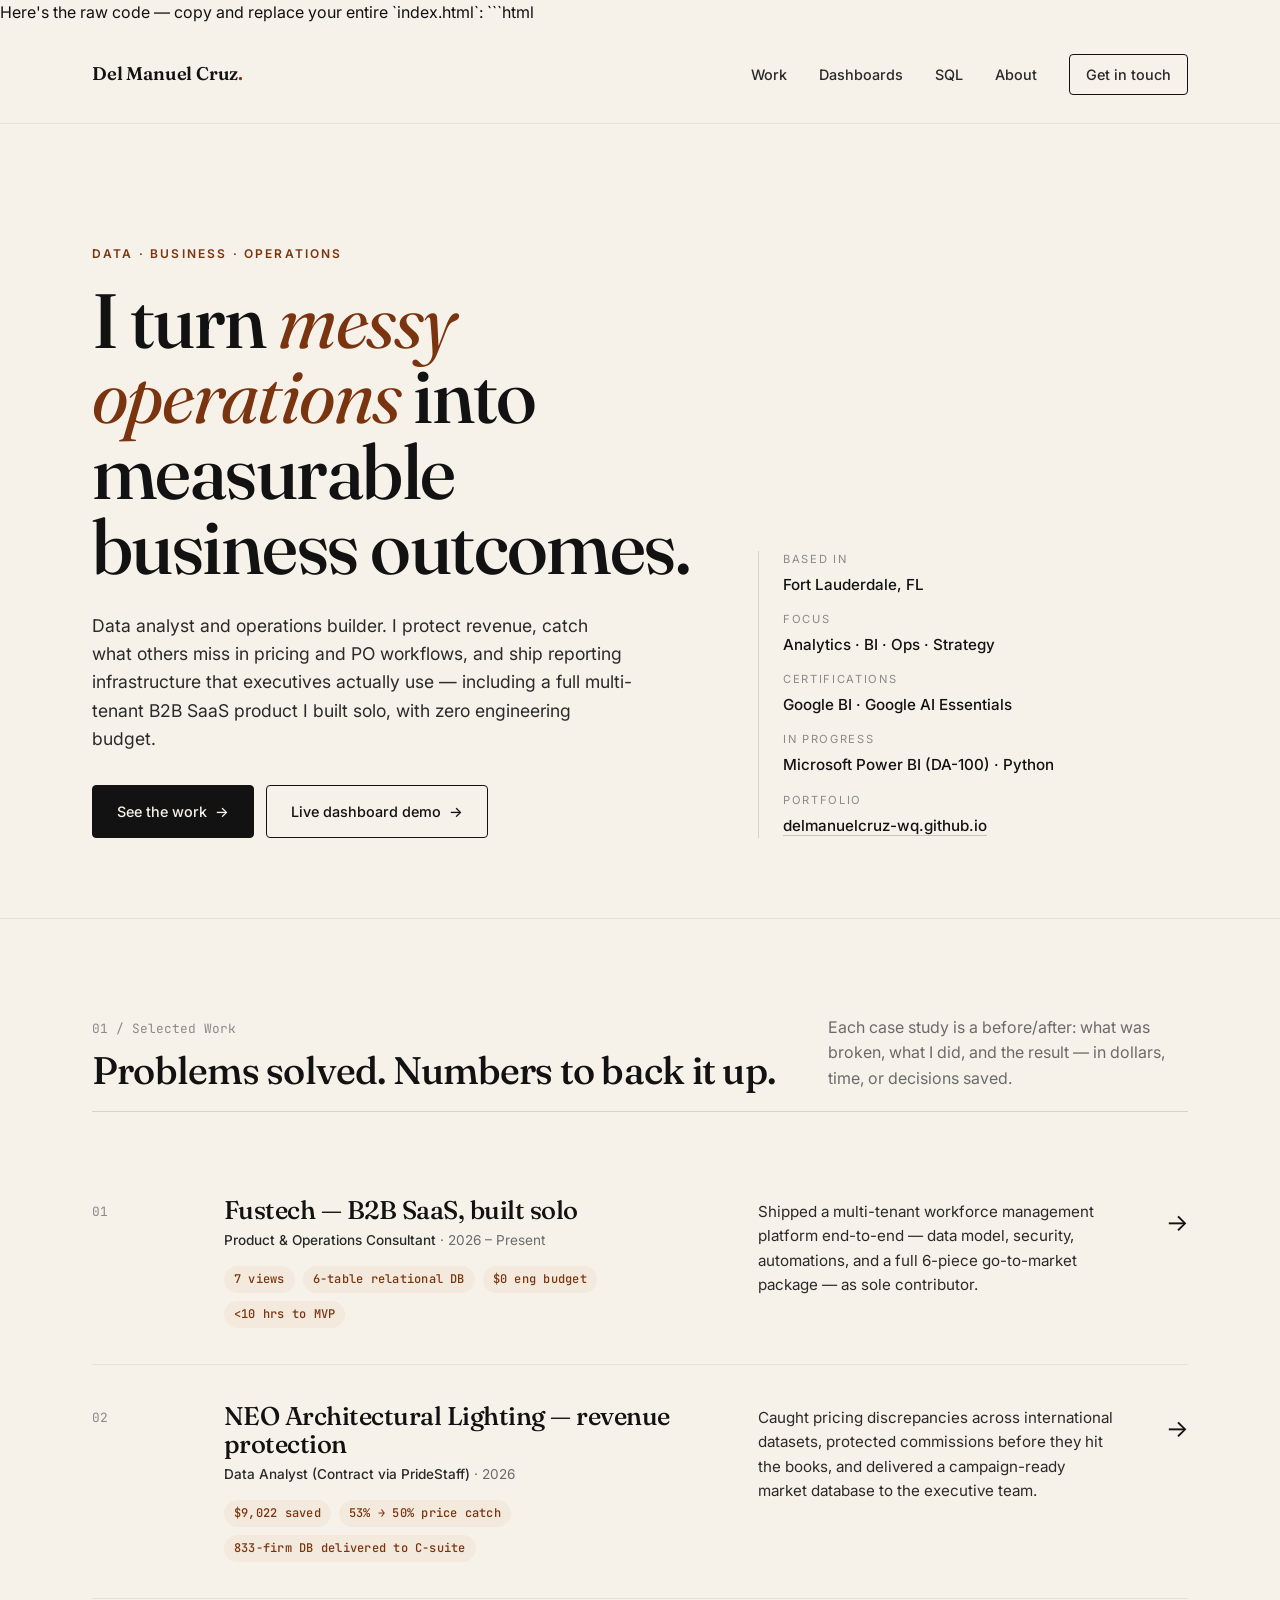
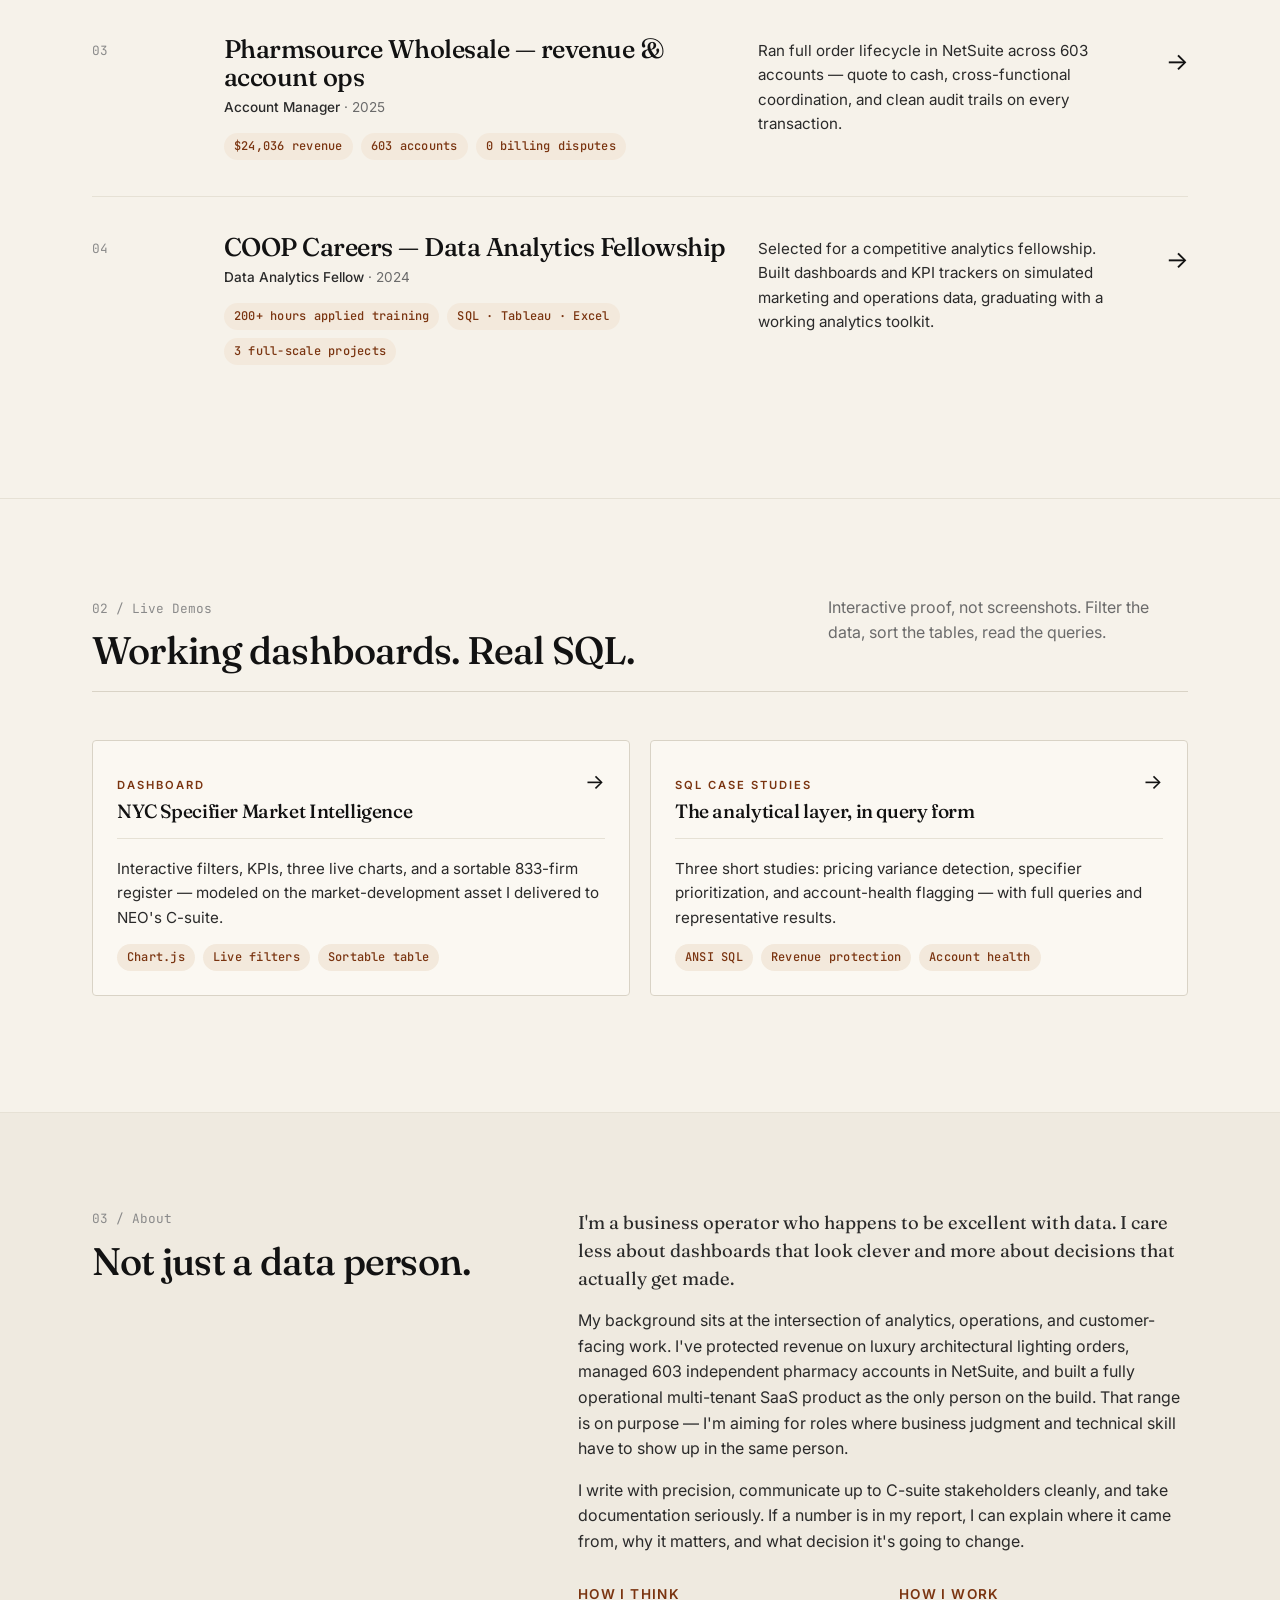
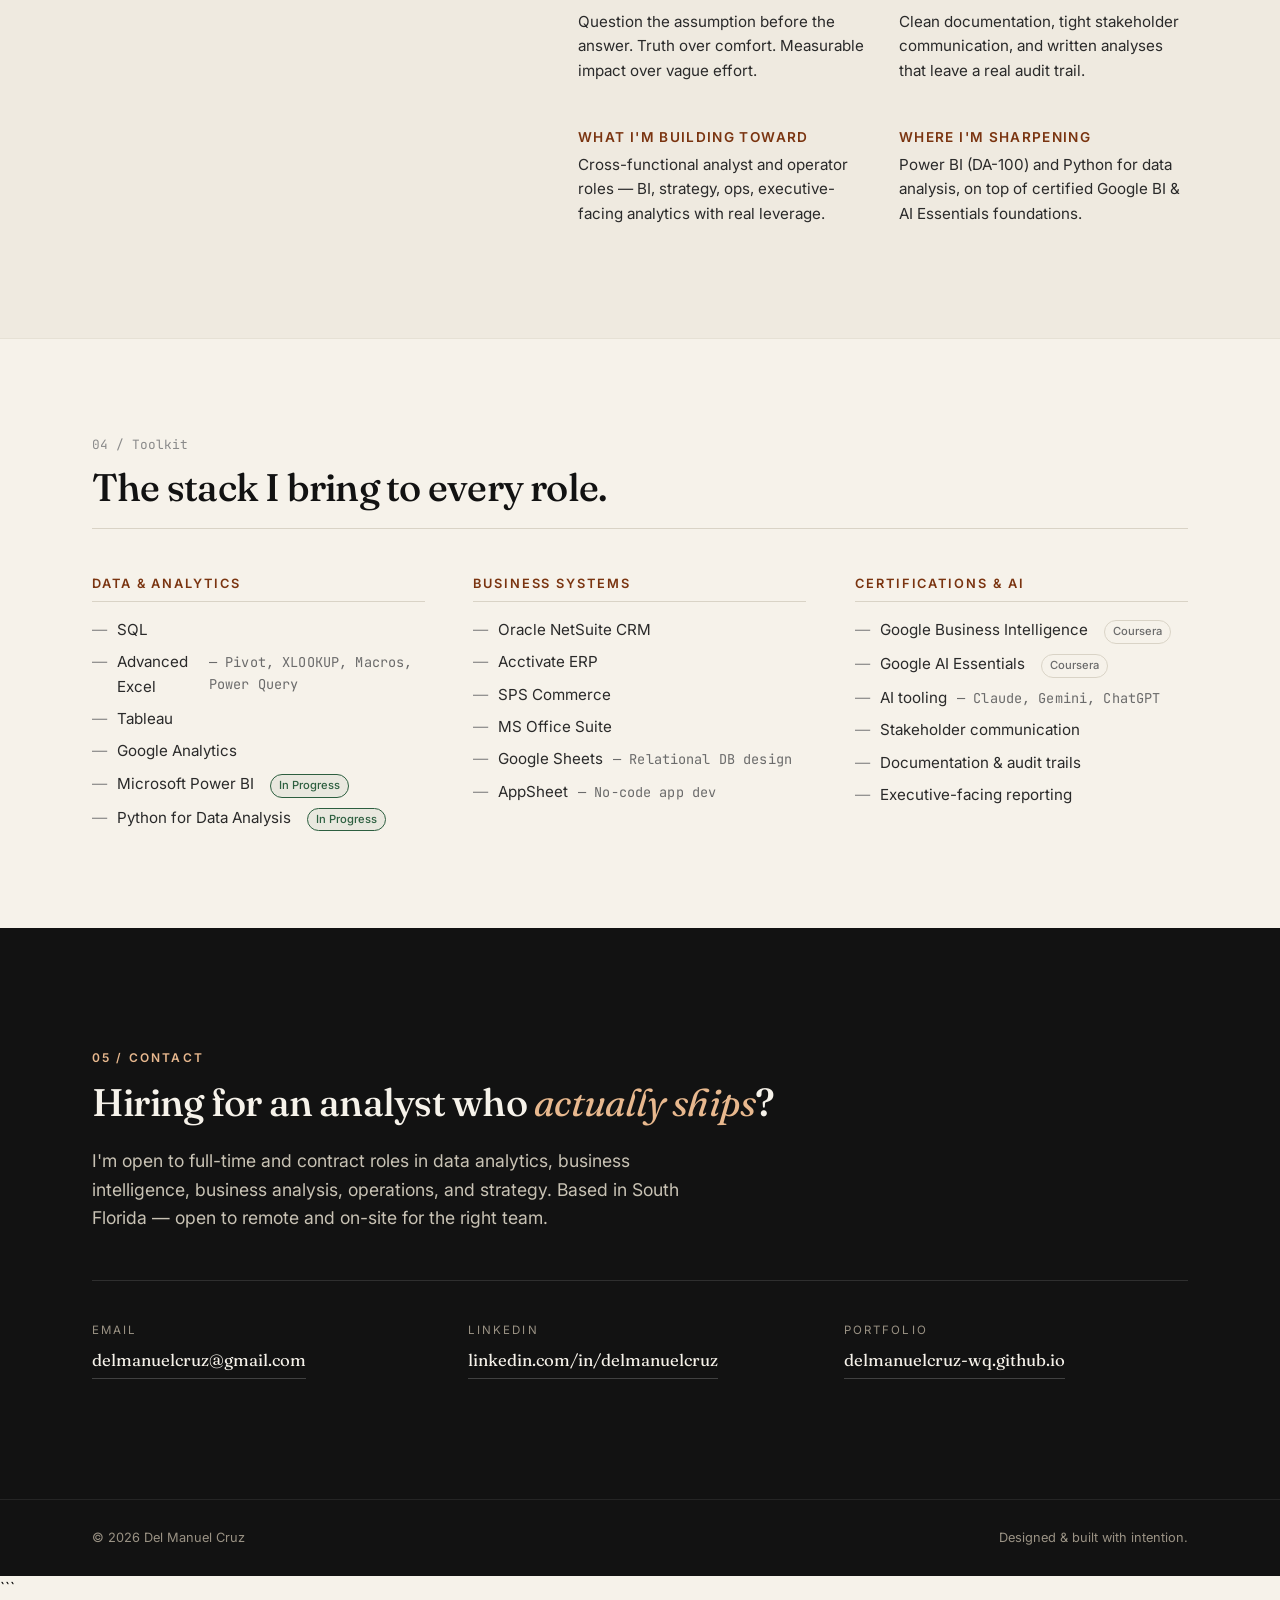
<file: index.html>
Here's the raw code — copy and replace your entire `index.html`:

```html
<!DOCTYPE html>
<html lang="en">
<head>
  <meta charset="UTF-8" />
  <meta name="viewport" content="width=device-width, initial-scale=1.0" />
  <title>Del Manuel Cruz — Data, Business & Operations Analyst</title>
  <meta name="description" content="Del Manuel Cruz — Data, Business & Operations Analyst based in South Florida. I turn messy data, pricing, and operations problems into clean, measurable business outcomes." />
  <link rel="stylesheet" href="styles.css" />
</head>
<body>

  <!-- NAV -->
  <nav class="nav">
    <div class="container nav-inner">
      <a href="index.html" class="brand">Del Manuel Cruz<span class="dot">.</span></a>
      <div class="nav-links">
        <a href="#work">Work</a>
        <a href="dashboards.html">Dashboards</a>
        <a href="sql-projects.html">SQL</a>
        <a href="#about">About</a>
        <a href="#contact" class="nav-cta">Get in touch</a>
      </div>
    </div>
  </nav>

  <!-- HERO -->
  <header class="hero">
    <div class="container">
      <div class="hero-grid">
        <div class="fade">
          <span class="eyebrow">Data · Business · Operations</span>
          <h1 style="margin-top:20px;">
            I turn <em>messy operations</em> into measurable business outcomes.
          </h1>
          <p class="hero-sub">
            Data analyst and operations builder. I protect revenue, catch what others miss in pricing and PO workflows, and ship reporting infrastructure that executives actually use — including a full multi-tenant B2B SaaS product I built solo, with zero engineering budget.
          </p>
          <div class="btn-row">
            <a href="#work" class="btn btn-primary">See the work <span class="arrow">→</span></a>
            <a href="dashboards.html" class="btn btn-ghost">Live dashboard demo <span class="arrow">→</span></a>
          </div>
        </div>
        <aside class="hero-meta fade delay-1">
          <div class="hero-meta-item">
            <span class="hero-meta-label">Based in</span>
            <span class="hero-meta-value">Fort Lauderdale, FL</span>
          </div>
          <div class="hero-meta-item">
            <span class="hero-meta-label">Focus</span>
            <span class="hero-meta-value">Analytics · BI · Ops · Strategy</span>
          </div>
          <div class="hero-meta-item">
            <span class="hero-meta-label">Certifications</span>
            <span class="hero-meta-value">Google BI · Google AI Essentials</span>
          </div>
          <div class="hero-meta-item">
            <span class="hero-meta-label">In progress</span>
            <span class="hero-meta-value">Microsoft Power BI (DA-100) · Python</span>
          </div>
          <div class="hero-meta-item">
            <span class="hero-meta-label">Portfolio</span>
            <span class="hero-meta-value"><a href="https://delmanuelcruz-wq.github.io/delmanuelcruz.github.io/" target="_blank" rel="noopener" style="color:inherit; border-bottom:1px solid rgba(18,18,18,0.2);">delmanuelcruz-wq.github.io</a></span>
          </div>
        </aside>
      </div>
    </div>
  </header>

  <!-- WORK -->
  <section id="work">
    <div class="container">
      <div class="section-head">
        <div>
          <span class="section-head-num">01 / Selected Work</span>
          <h2 style="margin-top:10px;">Problems solved. Numbers to back it up.</h2>
        </div>
        <p style="max-width:360px; color:var(--muted);">Each case study is a before/after: what was broken, what I did, and the result — in dollars, time, or decisions saved.</p>
      </div>

      <div class="work-list">

        <a href="fustech.html" class="work-card">
          <div class="work-num">01</div>
          <div class="work-title">
            <h3>Fustech — B2B SaaS, built solo</h3>
            <span class="work-role"><strong>Product &amp; Operations Consultant</strong> · 2026 – Present</span>
            <div class="chip-row">
              <span class="chip">7 views</span>
              <span class="chip">6-table relational DB</span>
              <span class="chip">$0 eng budget</span>
              <span class="chip">&lt;10 hrs to MVP</span>
            </div>
          </div>
          <div class="work-desc">
            Shipped a multi-tenant workforce management platform end-to-end — data model, security, automations, and a full 6-piece go-to-market package — as sole contributor.
          </div>
          <div class="work-arrow">→</div>
        </a>

        <a href="neo-lighting.html" class="work-card">
          <div class="work-num">02</div>
          <div class="work-title">
            <h3>NEO Architectural Lighting — revenue protection</h3>
            <span class="work-role"><strong>Data Analyst (Contract via PrideStaff)</strong> · 2026</span>
            <div class="chip-row">
              <span class="chip">$9,022 saved</span>
              <span class="chip">53% → 50% price catch</span>
              <span class="chip">833-firm DB delivered to C-suite</span>
            </div>
          </div>
          <div class="work-desc">
            Caught pricing discrepancies across international datasets, protected commissions before they hit the books, and delivered a campaign-ready market database to the executive team.
          </div>
          <div class="work-arrow">→</div>
        </a>

        <a href="pharmsource.html" class="work-card">
          <div class="work-num">03</div>
          <div class="work-title">
            <h3>Pharmsource Wholesale — revenue &amp; account ops</h3>
            <span class="work-role"><strong>Account Manager</strong> · 2025</span>
            <div class="chip-row">
              <span class="chip">$24,036 revenue</span>
              <span class="chip">603 accounts</span>
              <span class="chip">0 billing disputes</span>
            </div>
          </div>
          <div class="work-desc">
            Ran full order lifecycle in NetSuite across 603 accounts — quote to cash, cross-functional coordination, and clean audit trails on every transaction.
          </div>
          <div class="work-arrow">→</div>
        </a>

        <a href="coop.html" class="work-card">
          <div class="work-num">04</div>
          <div class="work-title">
            <h3>COOP Careers — Data Analytics Fellowship</h3>
            <span class="work-role"><strong>Data Analytics Fellow</strong> · 2024</span>
            <div class="chip-row">
              <span class="chip">200+ hours applied training</span>
              <span class="chip">SQL · Tableau · Excel</span>
              <span class="chip">3 full-scale projects</span>
            </div>
          </div>
          <div class="work-desc">
            Selected for a competitive analytics fellowship. Built dashboards and KPI trackers on simulated marketing and operations data, graduating with a working analytics toolkit.
          </div>
          <div class="work-arrow">→</div>
        </a>

      </div>
    </div>
  </section>

  <!-- LIVE DEMOS -->
  <section id="demos" style="border-top: 1px solid var(--line-soft);">
    <div class="container">
      <div class="section-head">
        <div>
          <span class="section-head-num">02 / Live Demos</span>
          <h2 style="margin-top:10px;">Working dashboards. Real SQL.</h2>
        </div>
        <p style="max-width:360px; color:var(--muted);">Interactive proof, not screenshots. Filter the data, sort the tables, read the queries.</p>
      </div>

      <div class="chart-grid" style="grid-template-columns: 1fr 1fr; gap:20px;">
        <a href="dashboards.html" class="chart-card" style="display:block; text-decoration:none; color:inherit; transition: transform 0.25s ease, border-color 0.25s ease;">
          <div class="chart-card-head">
            <div>
              <span class="eyebrow" style="font-size:0.7rem;">Dashboard</span>
              <h3 style="margin-top:6px;">NYC Specifier Market Intelligence</h3>
            </div>
            <span class="arrow" style="font-size:1.3rem;">→</span>
          </div>
          <p style="font-size:0.95rem; color:var(--ink-2); margin-bottom:14px;">
            Interactive filters, KPIs, three live charts, and a sortable 833-firm register — modeled on the market-development asset I delivered to NEO's C-suite.
          </p>
          <div class="chip-row">
            <span class="chip">Chart.js</span>
            <span class="chip">Live filters</span>
            <span class="chip">Sortable table</span>
          </div>
        </a>

        <a href="sql-projects.html" class="chart-card" style="display:block; text-decoration:none; color:inherit; transition: transform 0.25s ease, border-color 0.25s ease;">
          <div class="chart-card-head">
            <div>
              <span class="eyebrow" style="font-size:0.7rem;">SQL Case Studies</span>
              <h3 style="margin-top:6px;">The analytical layer, in query form</h3>
            </div>
            <span class="arrow" style="font-size:1.3rem;">→</span>
          </div>
          <p style="font-size:0.95rem; color:var(--ink-2); margin-bottom:14px;">
            Three short studies: pricing variance detection, specifier prioritization, and account-health flagging — with full queries and representative results.
          </p>
          <div class="chip-row">
            <span class="chip">ANSI SQL</span>
            <span class="chip">Revenue protection</span>
            <span class="chip">Account health</span>
          </div>
        </a>
      </div>
    </div>
  </section>

  <!-- ABOUT -->
  <section id="about" class="about">
    <div class="container">
      <div class="about-grid">
        <div>
          <span class="section-head-num">03 / About</span>
          <h2 style="margin-top:10px;">Not just a data person.</h2>
        </div>
        <div>
          <p class="about-lead">
            I'm a business operator who happens to be excellent with data. I care less about dashboards that look clever and more about decisions that actually get made.
          </p>
          <p>
            My background sits at the intersection of analytics, operations, and customer-facing work. I've protected revenue on luxury architectural lighting orders, managed 603 independent pharmacy accounts in NetSuite, and built a fully operational multi-tenant SaaS product as the only person on the build. That range is on purpose — I'm aiming for roles where business judgment and technical skill have to show up in the same person.
          </p>
          <p>
            I write with precision, communicate up to C-suite stakeholders cleanly, and take documentation seriously. If a number is in my report, I can explain where it came from, why it matters, and what decision it's going to change.
          </p>

          <div class="pillars">
            <div class="pillar">
              <h4>How I think</h4>
              <p>Question the assumption before the answer. Truth over comfort. Measurable impact over vague effort.</p>
            </div>
            <div class="pillar">
              <h4>How I work</h4>
              <p>Clean documentation, tight stakeholder communication, and written analyses that leave a real audit trail.</p>
            </div>
            <div class="pillar">
              <h4>What I'm building toward</h4>
              <p>Cross-functional analyst and operator roles — BI, strategy, ops, executive-facing analytics with real leverage.</p>
            </div>
            <div class="pillar">
              <h4>Where I'm sharpening</h4>
              <p>Power BI (DA-100) and Python for data analysis, on top of certified Google BI &amp; AI Essentials foundations.</p>
            </div>
          </div>
        </div>
      </div>
    </div>
  </section>

  <!-- SKILLS -->
  <section id="skills">
    <div class="container">
      <div class="section-head">
        <div>
          <span class="section-head-num">04 / Toolkit</span>
          <h2 style="margin-top:10px;">The stack I bring to every role.</h2>
        </div>
      </div>

      <div class="skills-grid">
        <div class="skill-col">
          <h4>Data &amp; Analytics</h4>
          <ul class="skill-list">
            <li>SQL</li>
            <li>Advanced Excel <span class="mono" style="color:var(--muted);">— Pivot, XLOOKUP, Macros, Power Query</span></li>
            <li>Tableau</li>
            <li>Google Analytics</li>
            <li>Microsoft Power BI <span class="badge badge-active">In Progress</span></li>
            <li>Python for Data Analysis <span class="badge badge-active">In Progress</span></li>
          </ul>
        </div>

        <div class="skill-col">
          <h4>Business Systems</h4>
          <ul class="skill-list">
            <li>Oracle NetSuite CRM</li>
            <li>Acctivate ERP</li>
            <li>SPS Commerce</li>
            <li>MS Office Suite</li>
            <li>Google Sheets <span class="mono" style="color:var(--muted);">— Relational DB design</span></li>
            <li>AppSheet <span class="mono" style="color:var(--muted);">— No-code app dev</span></li>
          </ul>
        </div>

        <div class="skill-col">
          <h4>Certifications &amp; AI</h4>
          <ul class="skill-list">
            <li>Google Business Intelligence <span class="badge">Coursera</span></li>
            <li>Google AI Essentials <span class="badge">Coursera</span></li>
            <li>AI tooling <span class="mono" style="color:var(--muted);">— Claude, Gemini, ChatGPT</span></li>
            <li>Stakeholder communication</li>
            <li>Documentation &amp; audit trails</li>
            <li>Executive-facing reporting</li>
          </ul>
        </div>
      </div>
    </div>
  </section>

  <!-- CONTACT -->
  <section id="contact" class="contact">
    <div class="container">
      <span class="eyebrow" style="color:#E8B88E;">05 / Contact</span>
      <h2 style="margin-top:14px;">Hiring for an analyst who <em>actually ships</em>?</h2>
      <p class="contact-lead">
        I'm open to full-time and contract roles in data analytics, business intelligence, business analysis, operations, and strategy. Based in South Florida — open to remote and on-site for the right team.
      </p>
      <div class="contact-grid">
        <div class="contact-item">
          <div class="contact-item-label">Email</div>
          <a href="mailto:delmanuelcruz@gmail.com">delmanuelcruz@gmail.com</a>
        </div>
        <div class="contact-item">
          <div class="contact-item-label">LinkedIn</div>
          <a href="https://linkedin.com/in/delmanuelcruz" target="_blank" rel="noopener">linkedin.com/in/delmanuelcruz</a>
        </div>
        <div class="contact-item">
          <div class="contact-item-label">Portfolio</div>
          <a href="https://delmanuelcruz-wq.github.io/delmanuelcruz.github.io/" target="_blank" rel="noopener">delmanuelcruz-wq.github.io</a>
        </div>
      </div>
    </div>
  </section>

  <footer>
    <div class="container">
      <span>© 2026 Del Manuel Cruz</span>
      <span>Designed &amp; built with intention.</span>
    </div>
  </footer>

  <script src="interactions.js"></script>
</body>
</html>
```
</file>
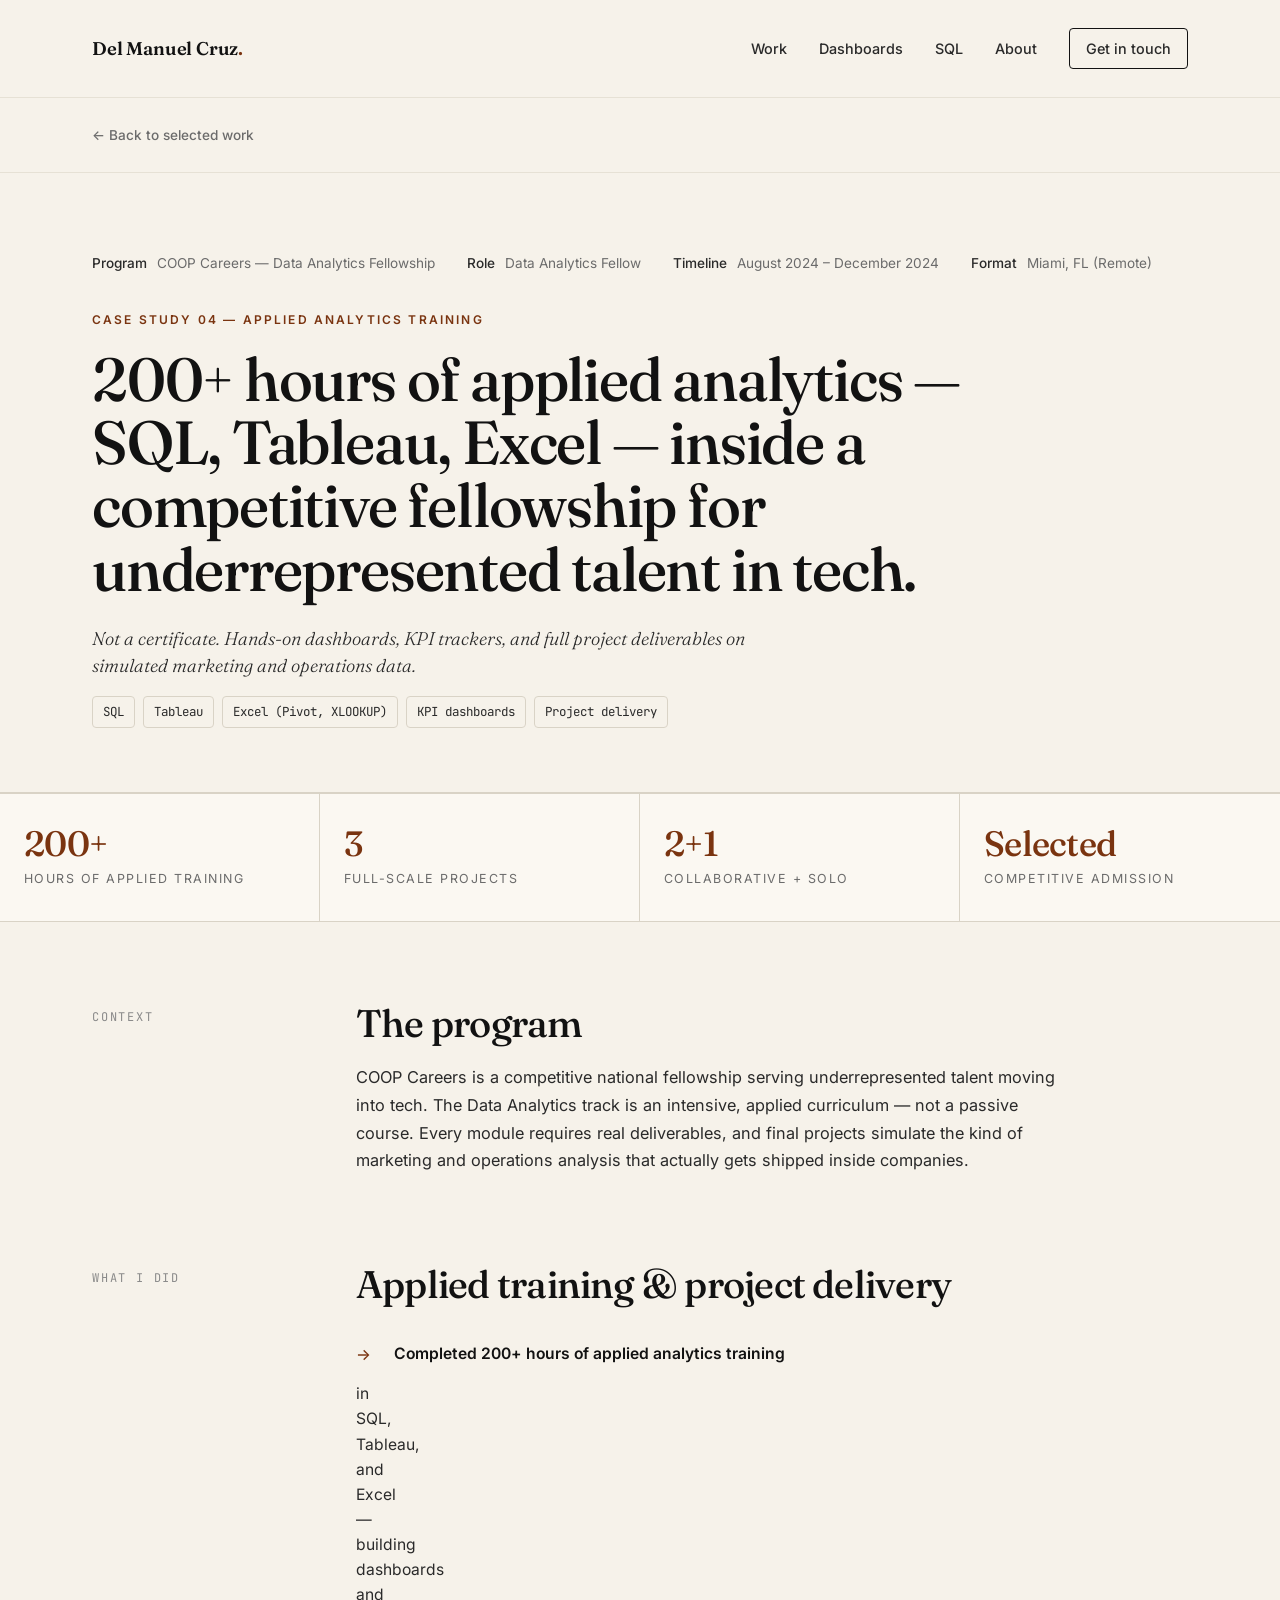
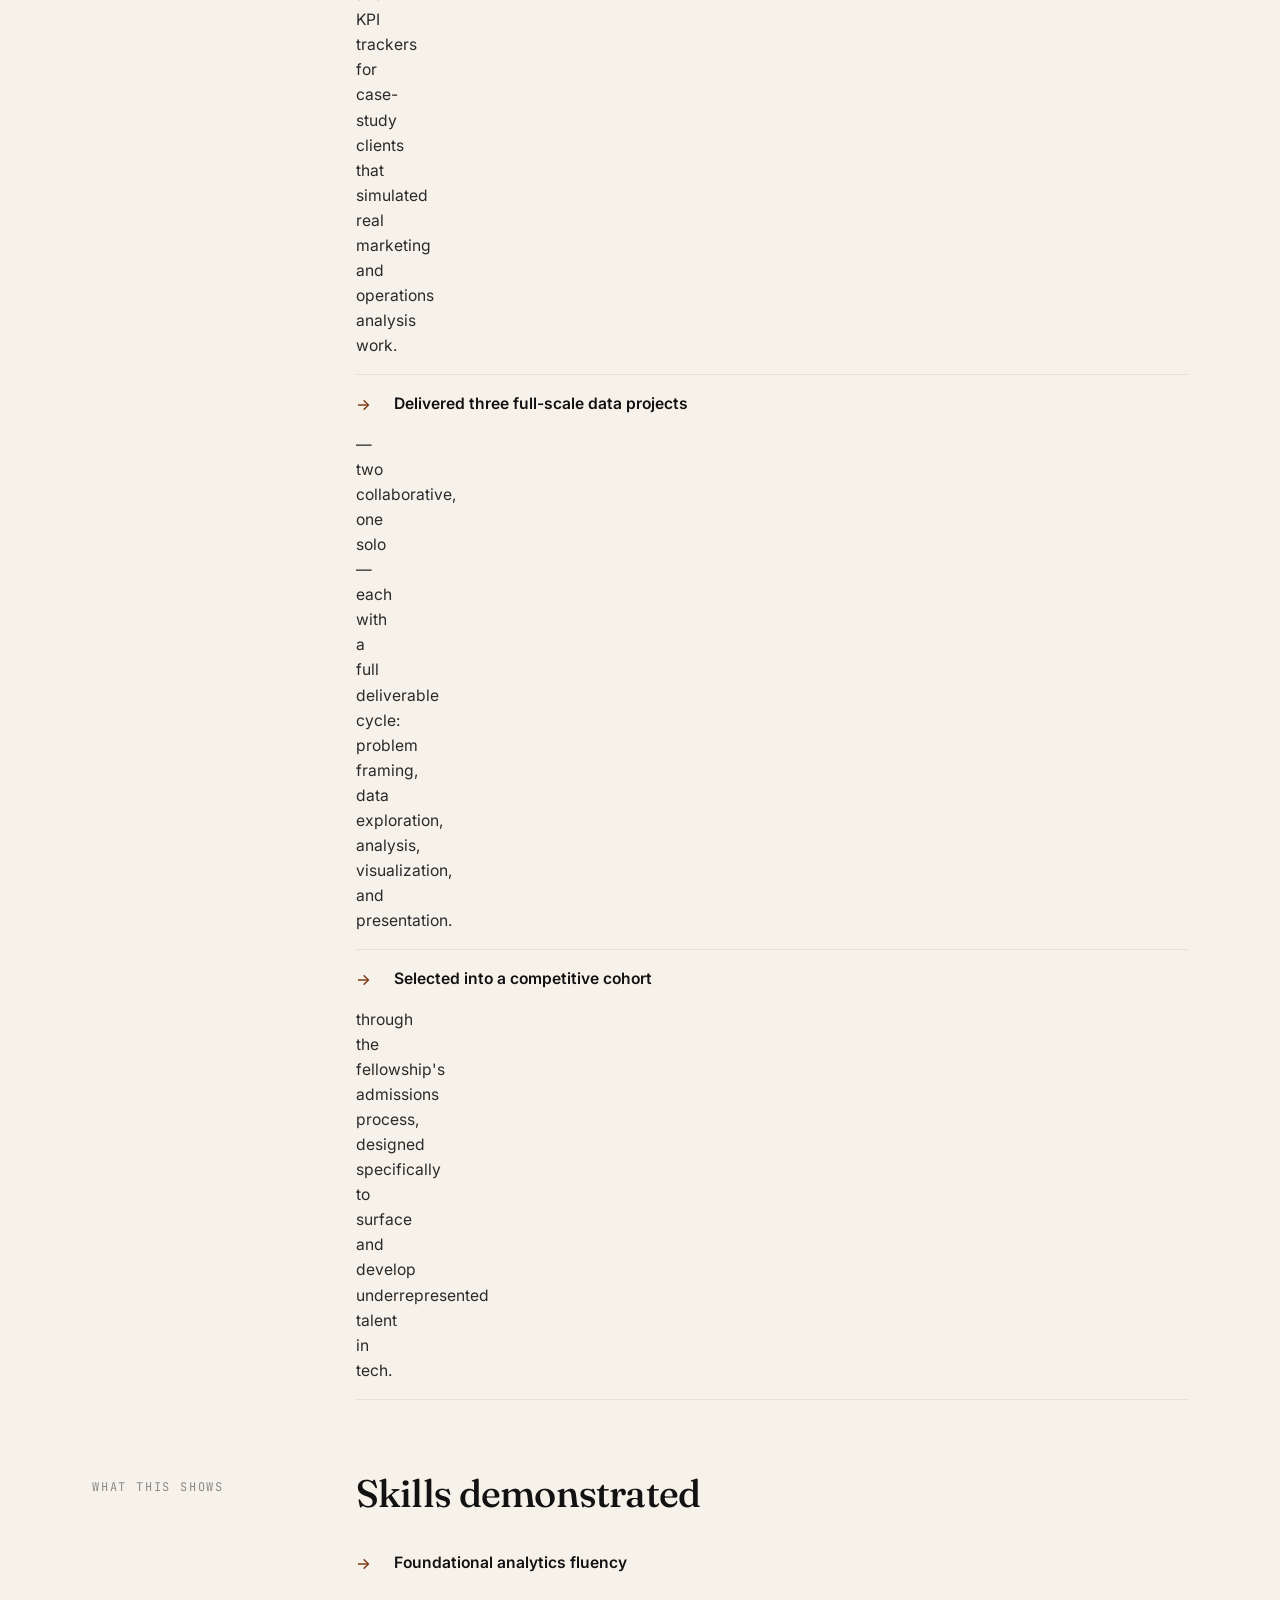
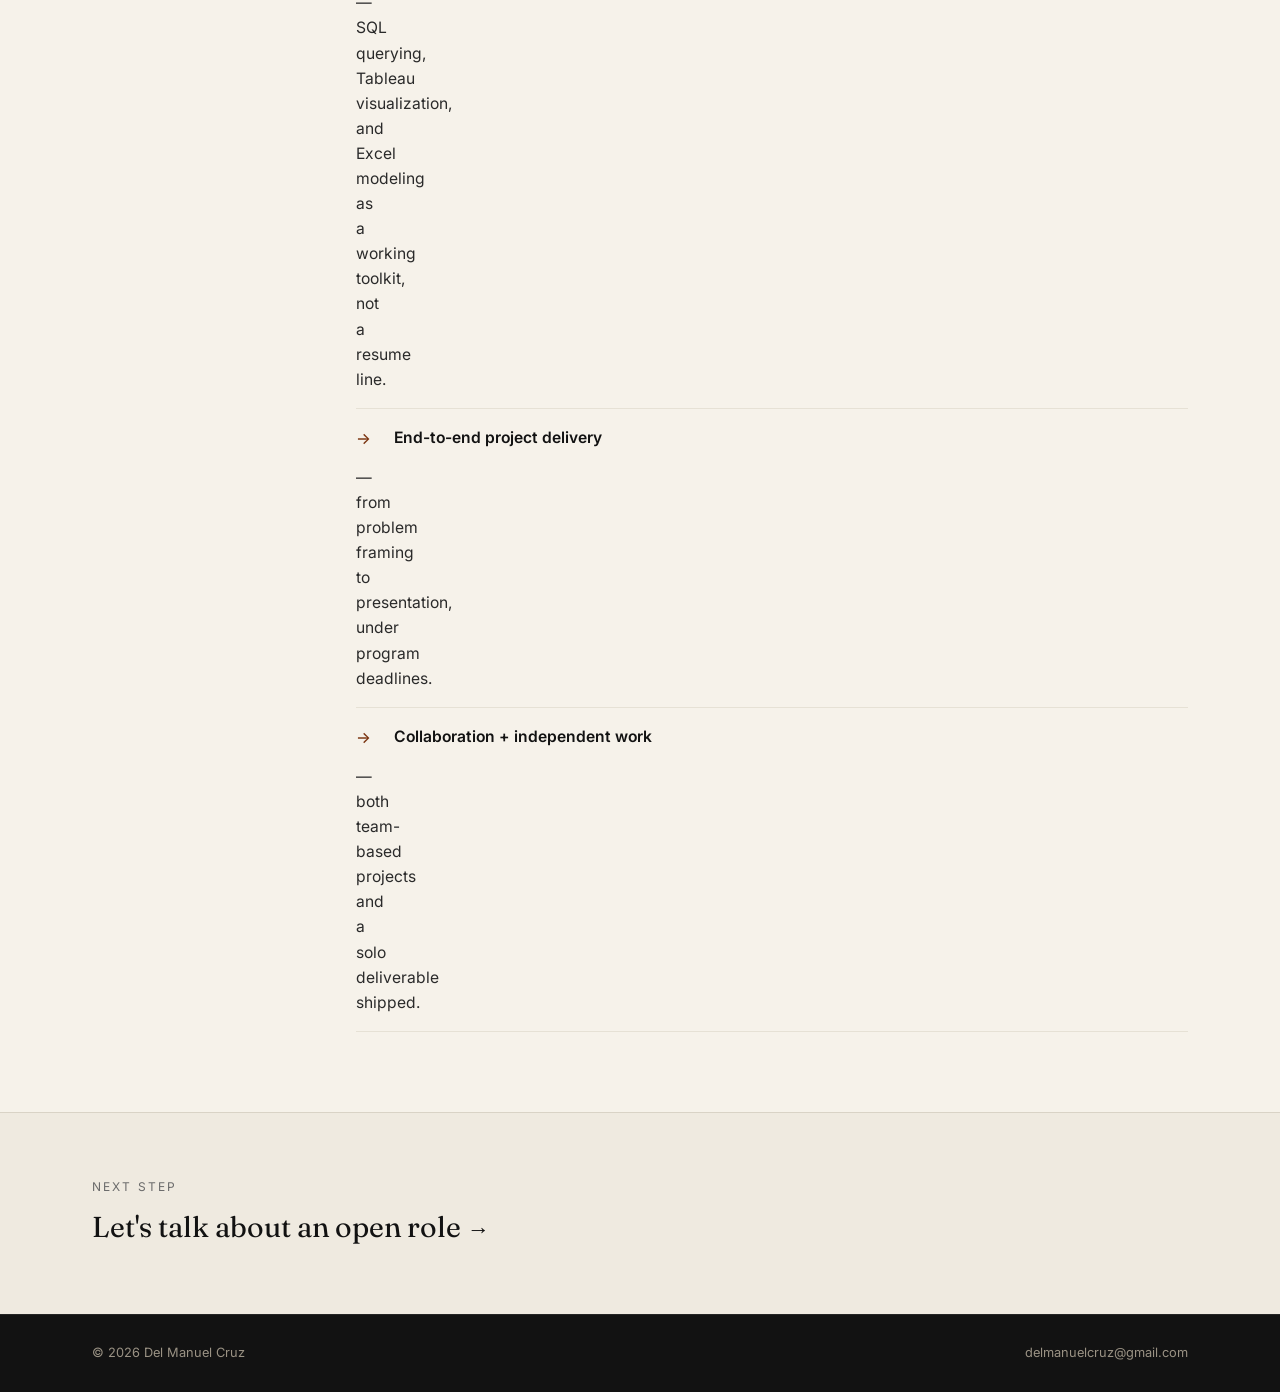
<file: coop.html>
<!DOCTYPE html>
<html lang="en">
<head>
  <meta charset="UTF-8" />
  <meta name="viewport" content="width=device-width, initial-scale=1.0" />
  <title>COOP Careers Data Analytics Fellowship — Case Study · Del Manuel Cruz</title>
  <meta name="description" content="Completed 200+ hours of applied analytics training in SQL, Tableau, and Excel, delivering three full-scale data projects in a competitive fellowship." />
  <link rel="stylesheet" href="styles.css" />
</head>
<body>

  <nav class="nav">
    <div class="container nav-inner">
      <a href="index.html" class="brand">Del Manuel Cruz<span class="dot">.</span></a>
      <div class="nav-links">
        <a href="index.html#work">Work</a>
        <a href="dashboards.html">Dashboards</a>
        <a href="sql-projects.html">SQL</a>
        <a href="index.html#about">About</a>
        <a href="index.html#contact" class="nav-cta">Get in touch</a>
      </div>
    </div>
  </nav>

  <div class="case-nav">
    <div class="container">
      <a href="index.html#work" class="case-back">← Back to selected work</a>
    </div>
  </div>

  <header class="case-hero">
    <div class="container fade">
      <div class="case-meta-row">
        <span><strong>Program</strong> COOP Careers — Data Analytics Fellowship</span>
        <span><strong>Role</strong> Data Analytics Fellow</span>
        <span><strong>Timeline</strong> August 2024 – December 2024</span>
        <span><strong>Format</strong> Miami, FL (Remote)</span>
      </div>
      <span class="eyebrow">Case Study 04 — Applied Analytics Training</span>
      <h1 style="margin-top:16px;">
        200+ hours of applied analytics — SQL, Tableau, Excel — inside a competitive fellowship for underrepresented talent in tech.
      </h1>
      <p class="case-tagline">
        Not a certificate. Hands-on dashboards, KPI trackers, and full project deliverables on simulated marketing and operations data.
      </p>

      <div class="stack-list">
        <span class="stack-tag">SQL</span>
        <span class="stack-tag">Tableau</span>
        <span class="stack-tag">Excel (Pivot, XLOOKUP)</span>
        <span class="stack-tag">KPI dashboards</span>
        <span class="stack-tag">Project delivery</span>
      </div>
    </div>
  </header>

  <div class="metric-bar">
    <div class="metric">
      <div class="metric-value">200+</div>
      <div class="metric-label">Hours of Applied Training</div>
    </div>
    <div class="metric">
      <div class="metric-value">3</div>
      <div class="metric-label">Full-Scale Projects</div>
    </div>
    <div class="metric">
      <div class="metric-value">2+1</div>
      <div class="metric-label">Collaborative + Solo</div>
    </div>
    <div class="metric">
      <div class="metric-value">Selected</div>
      <div class="metric-label">Competitive Admission</div>
    </div>
  </div>

  <section class="case-body">
    <div class="container">

      <div class="case-grid case-block">
        <div class="case-label">Context</div>
        <div>
          <h2>The program</h2>
          <p>
            COOP Careers is a competitive national fellowship serving underrepresented talent moving into tech. The Data Analytics track is an intensive, applied curriculum — not a passive course. Every module requires real deliverables, and final projects simulate the kind of marketing and operations analysis that actually gets shipped inside companies.
          </p>
        </div>
      </div>

      <div class="case-grid case-block">
        <div class="case-label">What I did</div>
        <div>
          <h2>Applied training &amp; project delivery</h2>
          <ul>
            <li><strong>Completed 200+ hours of applied analytics training</strong> in SQL, Tableau, and Excel — building dashboards and KPI trackers for case-study clients that simulated real marketing and operations analysis work.</li>
            <li><strong>Delivered three full-scale data projects</strong> — two collaborative, one solo — each with a full deliverable cycle: problem framing, data exploration, analysis, visualization, and presentation.</li>
            <li><strong>Selected into a competitive cohort</strong> through the fellowship's admissions process, designed specifically to surface and develop underrepresented talent in tech.</li>
          </ul>
        </div>
      </div>

      <div class="case-grid case-block">
        <div class="case-label">What this shows</div>
        <div>
          <h2>Skills demonstrated</h2>
          <ul>
            <li><strong>Foundational analytics fluency</strong> — SQL querying, Tableau visualization, and Excel modeling as a working toolkit, not a resume line.</li>
            <li><strong>End-to-end project delivery</strong> — from problem framing to presentation, under program deadlines.</li>
            <li><strong>Collaboration + independent work</strong> — both team-based projects and a solo deliverable shipped.</li>
          </ul>
        </div>
      </div>

    </div>
  </section>

  <div class="next-case">
    <div class="container">
      <a href="index.html#contact">
        <div class="next-case-inner">
          <div>
            <div class="next-case-label">Next step</div>
            <div class="next-case-title">Let's talk about an open role <span class="arrow">→</span></div>
          </div>
        </div>
      </a>
    </div>
  </div>

  <footer>
    <div class="container">
      <span>© 2026 Del Manuel Cruz</span>
      <span><a href="mailto:delmanuelcruz@gmail.com" style="color:inherit;">delmanuelcruz@gmail.com</a></span>
    </div>
  </footer>

  <script src="interactions.js"></script>
</body>
</html>
</file>
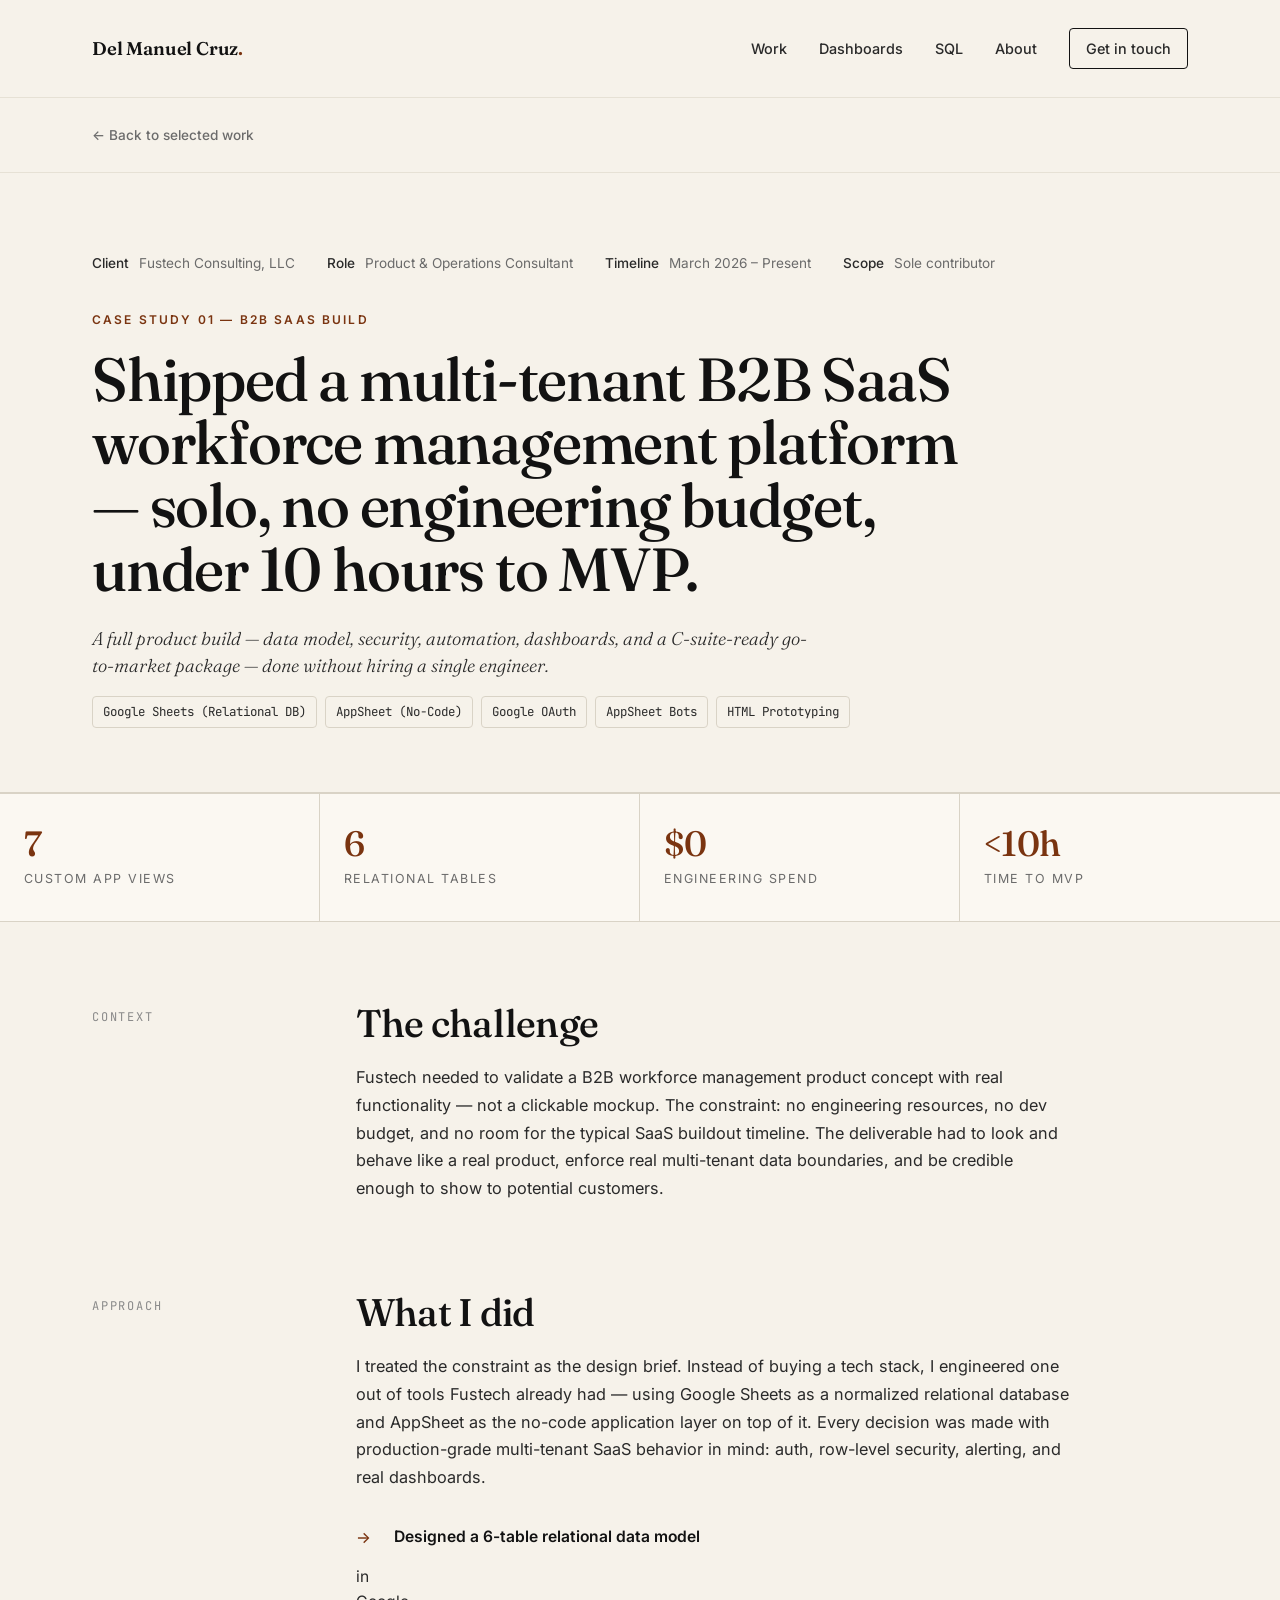
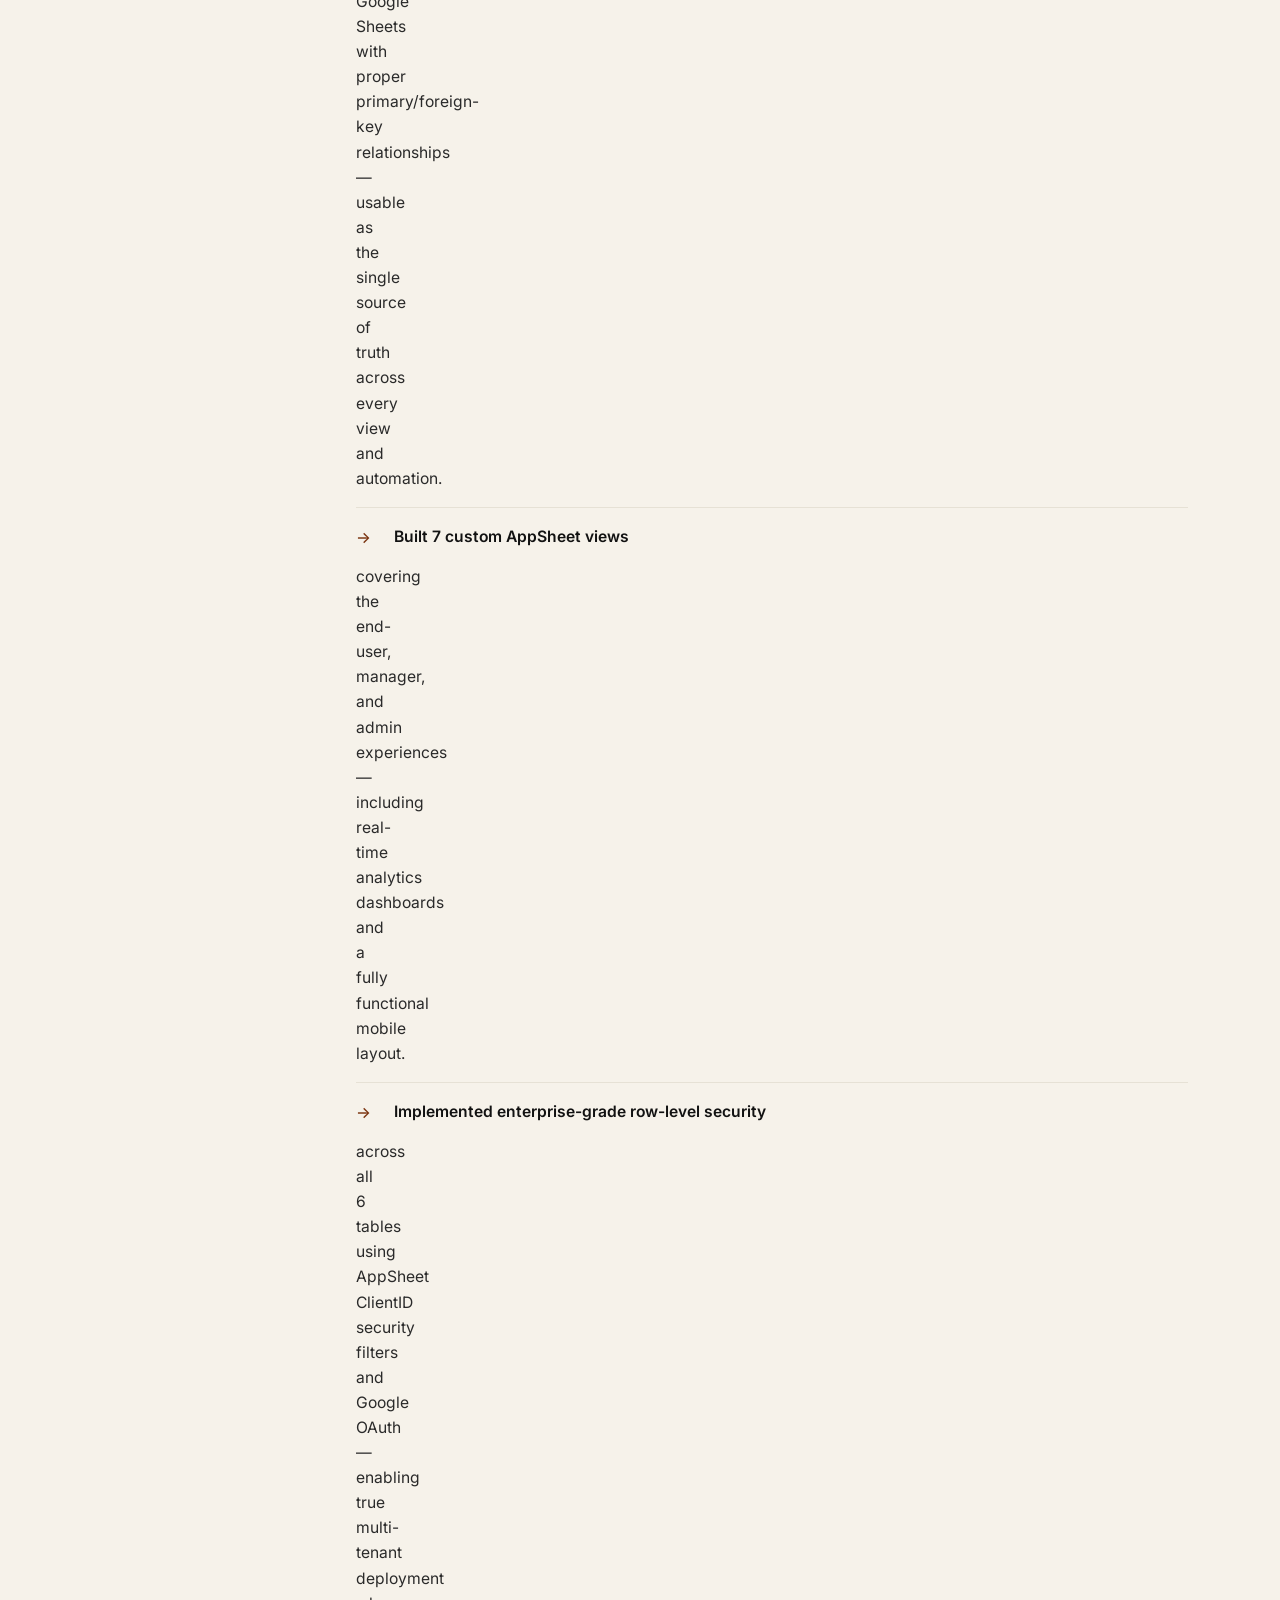
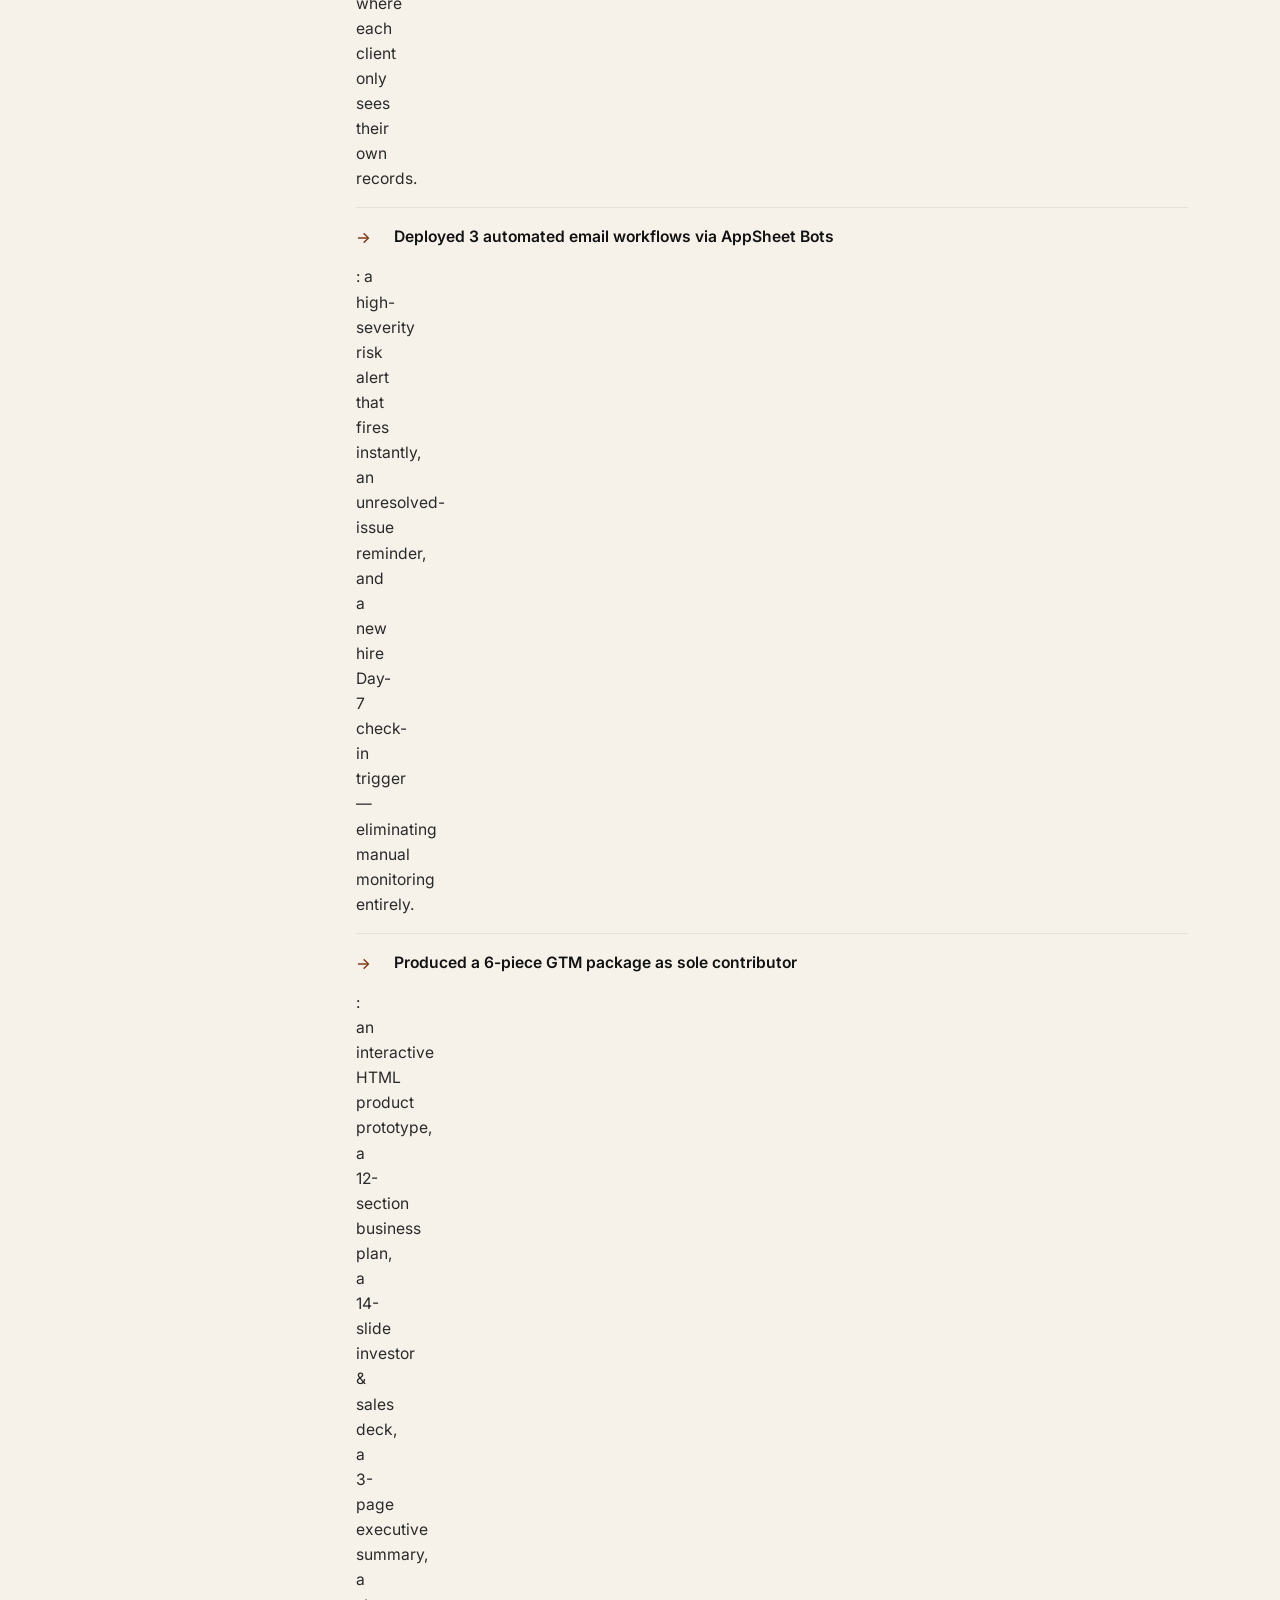
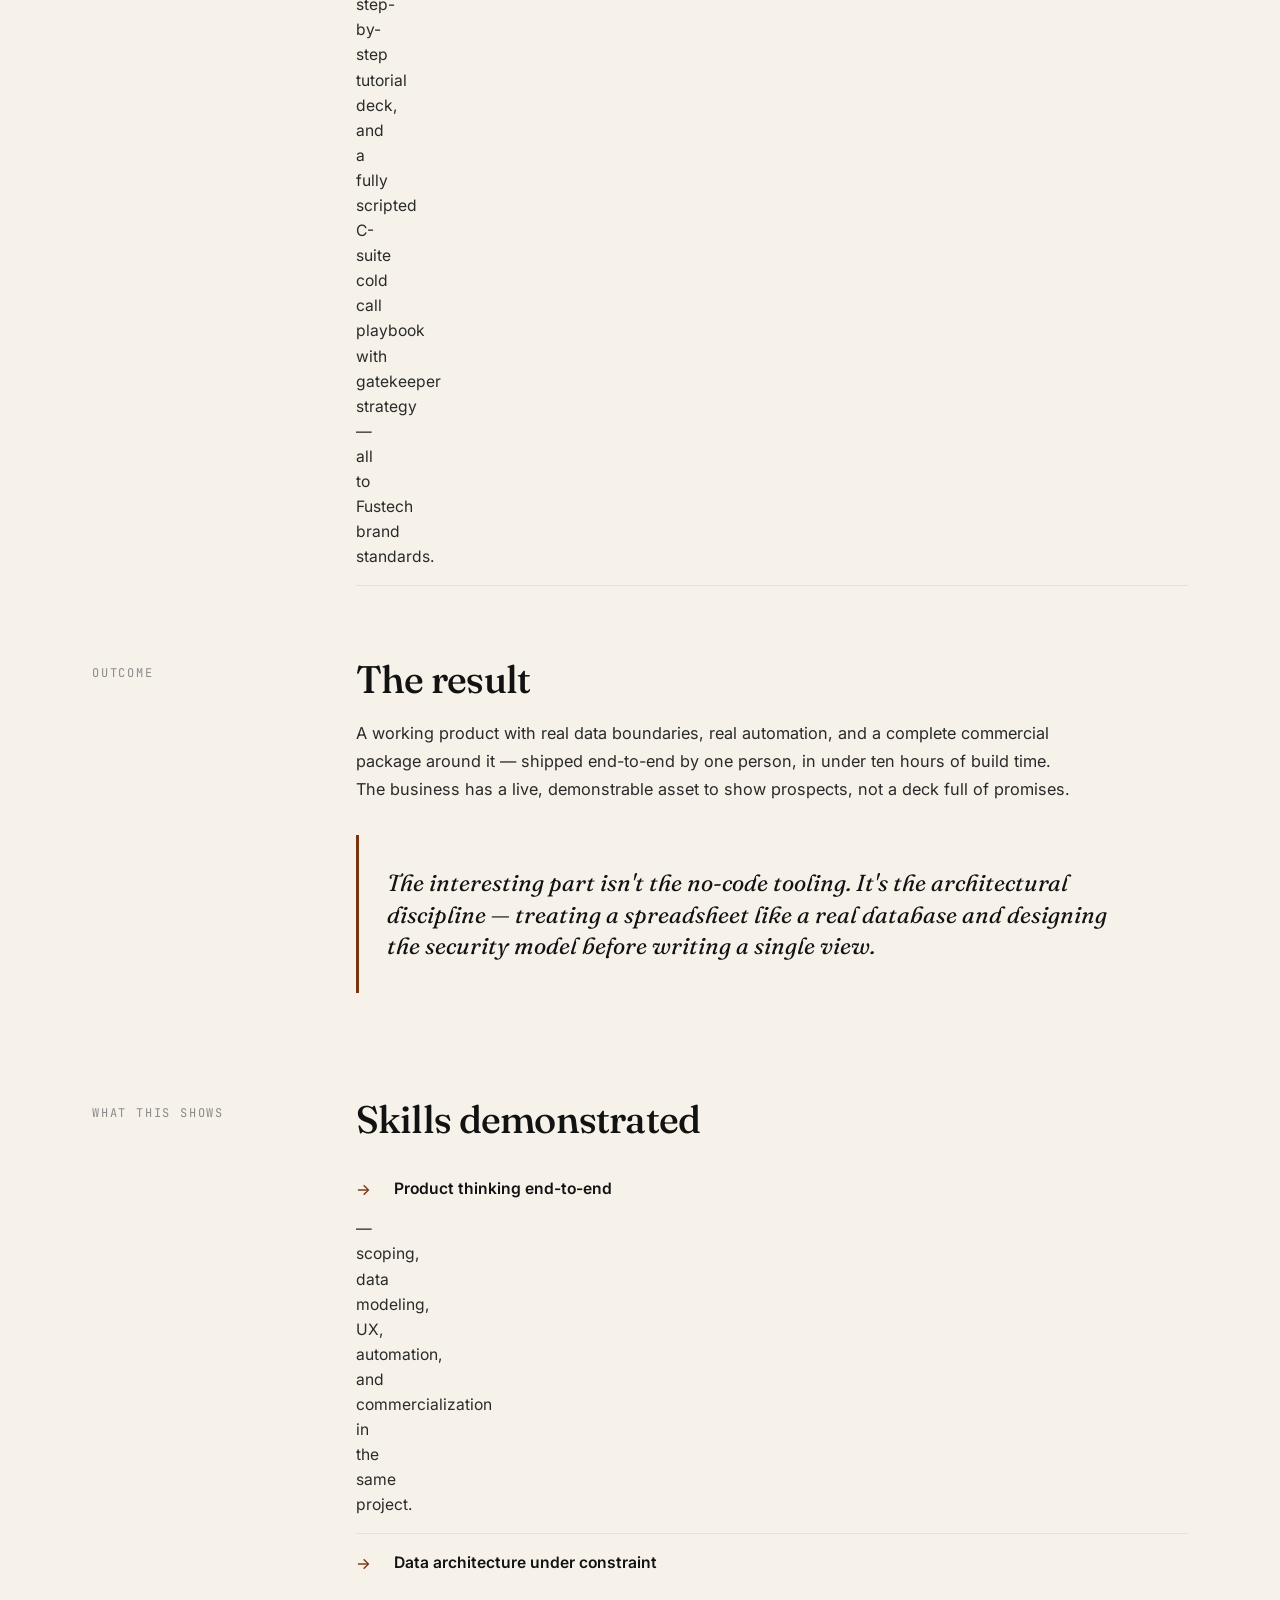
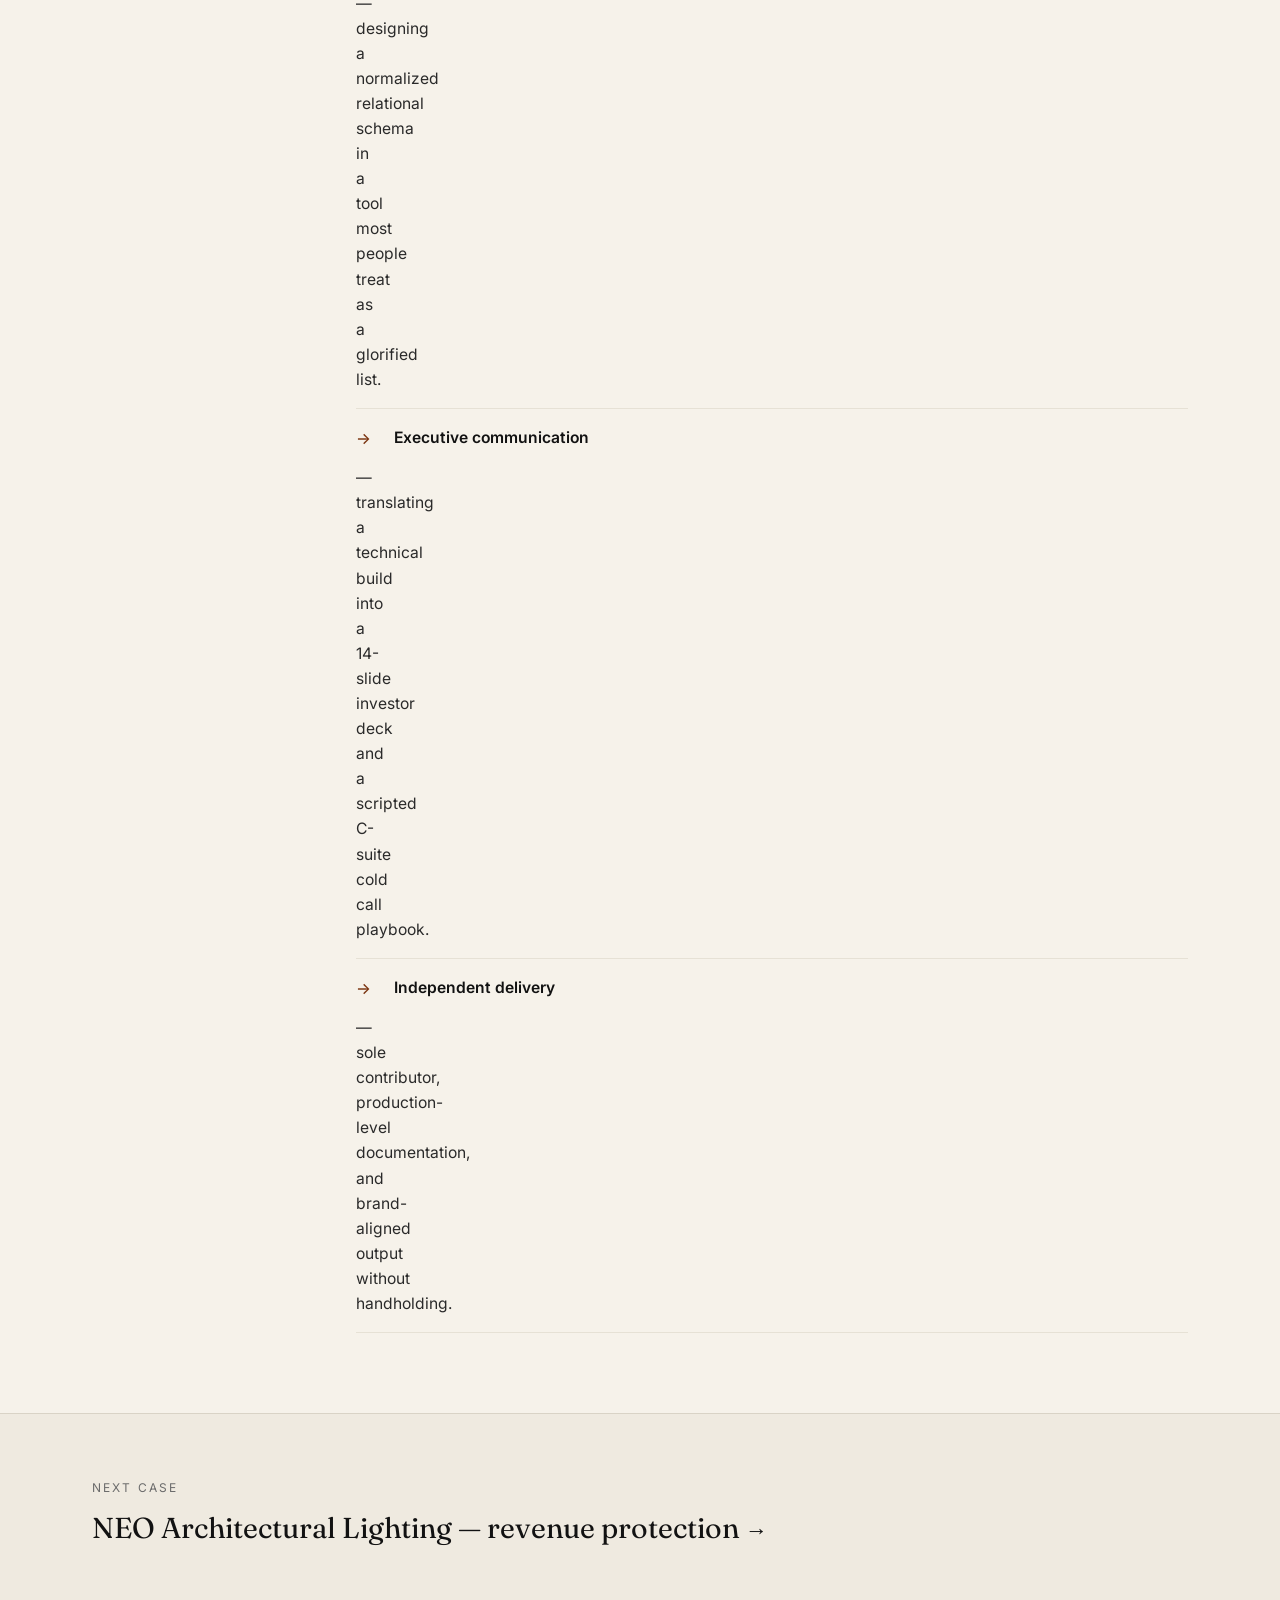
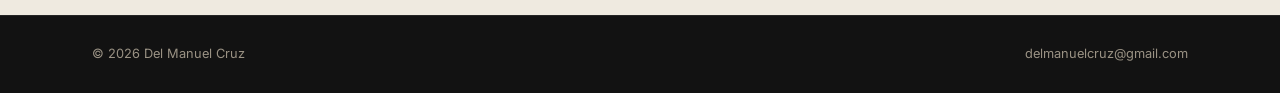
<file: fustech.html>
<!DOCTYPE html>
<html lang="en">
<head>
  <meta charset="UTF-8" />
  <meta name="viewport" content="width=device-width, initial-scale=1.0" />
  <title>Fustech SaaS — Case Study · Del Manuel Cruz</title>
  <meta name="description" content="Built a multi-tenant B2B SaaS workforce management platform solo — 6-table relational DB, 7 custom views, row-level security, and a 6-piece GTM package, shipped with zero engineering budget." />
  <link rel="stylesheet" href="styles.css" />
</head>
<body>

  <!-- NAV -->
  <nav class="nav">
    <div class="container nav-inner">
      <a href="index.html" class="brand">Del Manuel Cruz<span class="dot">.</span></a>
      <div class="nav-links">
        <a href="index.html#work">Work</a>
        <a href="dashboards.html">Dashboards</a>
        <a href="sql-projects.html">SQL</a>
        <a href="index.html#about">About</a>
        <a href="index.html#contact" class="nav-cta">Get in touch</a>
      </div>
    </div>
  </nav>

  <!-- CASE BACK -->
  <div class="case-nav">
    <div class="container">
      <a href="index.html#work" class="case-back">← Back to selected work</a>
    </div>
  </div>

  <!-- CASE HERO -->
  <header class="case-hero">
    <div class="container fade">
      <div class="case-meta-row">
        <span><strong>Client</strong> Fustech Consulting, LLC</span>
        <span><strong>Role</strong> Product &amp; Operations Consultant</span>
        <span><strong>Timeline</strong> March 2026 – Present</span>
        <span><strong>Scope</strong> Sole contributor</span>
      </div>
      <span class="eyebrow">Case Study 01 — B2B SaaS Build</span>
      <h1 style="margin-top:16px;">
        Shipped a multi-tenant B2B SaaS workforce management platform — solo, no engineering budget, under 10 hours to MVP.
      </h1>
      <p class="case-tagline">
        A full product build — data model, security, automation, dashboards, and a C-suite-ready go-to-market package — done without hiring a single engineer.
      </p>

      <div class="stack-list">
        <span class="stack-tag">Google Sheets (Relational DB)</span>
        <span class="stack-tag">AppSheet (No-Code)</span>
        <span class="stack-tag">Google OAuth</span>
        <span class="stack-tag">AppSheet Bots</span>
        <span class="stack-tag">HTML Prototyping</span>
      </div>
    </div>
  </header>

  <!-- METRIC BAR -->
  <div class="metric-bar">
    <div class="metric">
      <div class="metric-value">7</div>
      <div class="metric-label">Custom App Views</div>
    </div>
    <div class="metric">
      <div class="metric-value">6</div>
      <div class="metric-label">Relational Tables</div>
    </div>
    <div class="metric">
      <div class="metric-value">$0</div>
      <div class="metric-label">Engineering Spend</div>
    </div>
    <div class="metric">
      <div class="metric-value">&lt;10h</div>
      <div class="metric-label">Time to MVP</div>
    </div>
  </div>

  <!-- CASE BODY -->
  <section class="case-body">
    <div class="container">

      <div class="case-grid case-block">
        <div class="case-label">Context</div>
        <div>
          <h2>The challenge</h2>
          <p>
            Fustech needed to validate a B2B workforce management product concept with real functionality — not a clickable mockup. The constraint: no engineering resources, no dev budget, and no room for the typical SaaS buildout timeline. The deliverable had to look and behave like a real product, enforce real multi-tenant data boundaries, and be credible enough to show to potential customers.
          </p>
        </div>
      </div>

      <div class="case-grid case-block">
        <div class="case-label">Approach</div>
        <div>
          <h2>What I did</h2>
          <p>
            I treated the constraint as the design brief. Instead of buying a tech stack, I engineered one out of tools Fustech already had — using Google Sheets as a normalized relational database and AppSheet as the no-code application layer on top of it. Every decision was made with production-grade multi-tenant SaaS behavior in mind: auth, row-level security, alerting, and real dashboards.
          </p>

          <ul>
            <li><strong>Designed a 6-table relational data model</strong> in Google Sheets with proper primary/foreign-key relationships — usable as the single source of truth across every view and automation.</li>
            <li><strong>Built 7 custom AppSheet views</strong> covering the end-user, manager, and admin experiences — including real-time analytics dashboards and a fully functional mobile layout.</li>
            <li><strong>Implemented enterprise-grade row-level security</strong> across all 6 tables using AppSheet ClientID security filters and Google OAuth — enabling true multi-tenant deployment where each client only sees their own records.</li>
            <li><strong>Deployed 3 automated email workflows via AppSheet Bots</strong>: a high-severity risk alert that fires instantly, an unresolved-issue reminder, and a new hire Day-7 check-in trigger — eliminating manual monitoring entirely.</li>
            <li><strong>Produced a 6-piece GTM package as sole contributor</strong>: an interactive HTML product prototype, a 12-section business plan, a 14-slide investor &amp; sales deck, a 3-page executive summary, a step-by-step tutorial deck, and a fully scripted C-suite cold call playbook with gatekeeper strategy — all to Fustech brand standards.</li>
          </ul>
        </div>
      </div>

      <div class="case-grid case-block">
        <div class="case-label">Outcome</div>
        <div>
          <h2>The result</h2>
          <p>
            A working product with real data boundaries, real automation, and a complete commercial package around it — shipped end-to-end by one person, in under ten hours of build time. The business has a live, demonstrable asset to show prospects, not a deck full of promises.
          </p>
          <div class="pull-quote">
            The interesting part isn't the no-code tooling. It's the architectural discipline — treating a spreadsheet like a real database and designing the security model before writing a single view.
          </div>
        </div>
      </div>

      <div class="case-grid case-block">
        <div class="case-label">What this shows</div>
        <div>
          <h2>Skills demonstrated</h2>
          <ul>
            <li><strong>Product thinking end-to-end</strong> — scoping, data modeling, UX, automation, and commercialization in the same project.</li>
            <li><strong>Data architecture under constraint</strong> — designing a normalized relational schema in a tool most people treat as a glorified list.</li>
            <li><strong>Executive communication</strong> — translating a technical build into a 14-slide investor deck and a scripted C-suite cold call playbook.</li>
            <li><strong>Independent delivery</strong> — sole contributor, production-level documentation, and brand-aligned output without handholding.</li>
          </ul>
        </div>
      </div>

    </div>
  </section>

  <!-- NEXT -->
  <div class="next-case">
    <div class="container">
      <a href="neo-lighting.html">
        <div class="next-case-inner">
          <div>
            <div class="next-case-label">Next case</div>
            <div class="next-case-title">NEO Architectural Lighting — revenue protection <span class="arrow">→</span></div>
          </div>
        </div>
      </a>
    </div>
  </div>

  <footer>
    <div class="container">
      <span>© 2026 Del Manuel Cruz</span>
      <span><a href="mailto:delmanuelcruz@gmail.com" style="color:inherit;">delmanuelcruz@gmail.com</a></span>
    </div>
  </footer>

  <script src="interactions.js"></script>
</body>
</html>
</file>
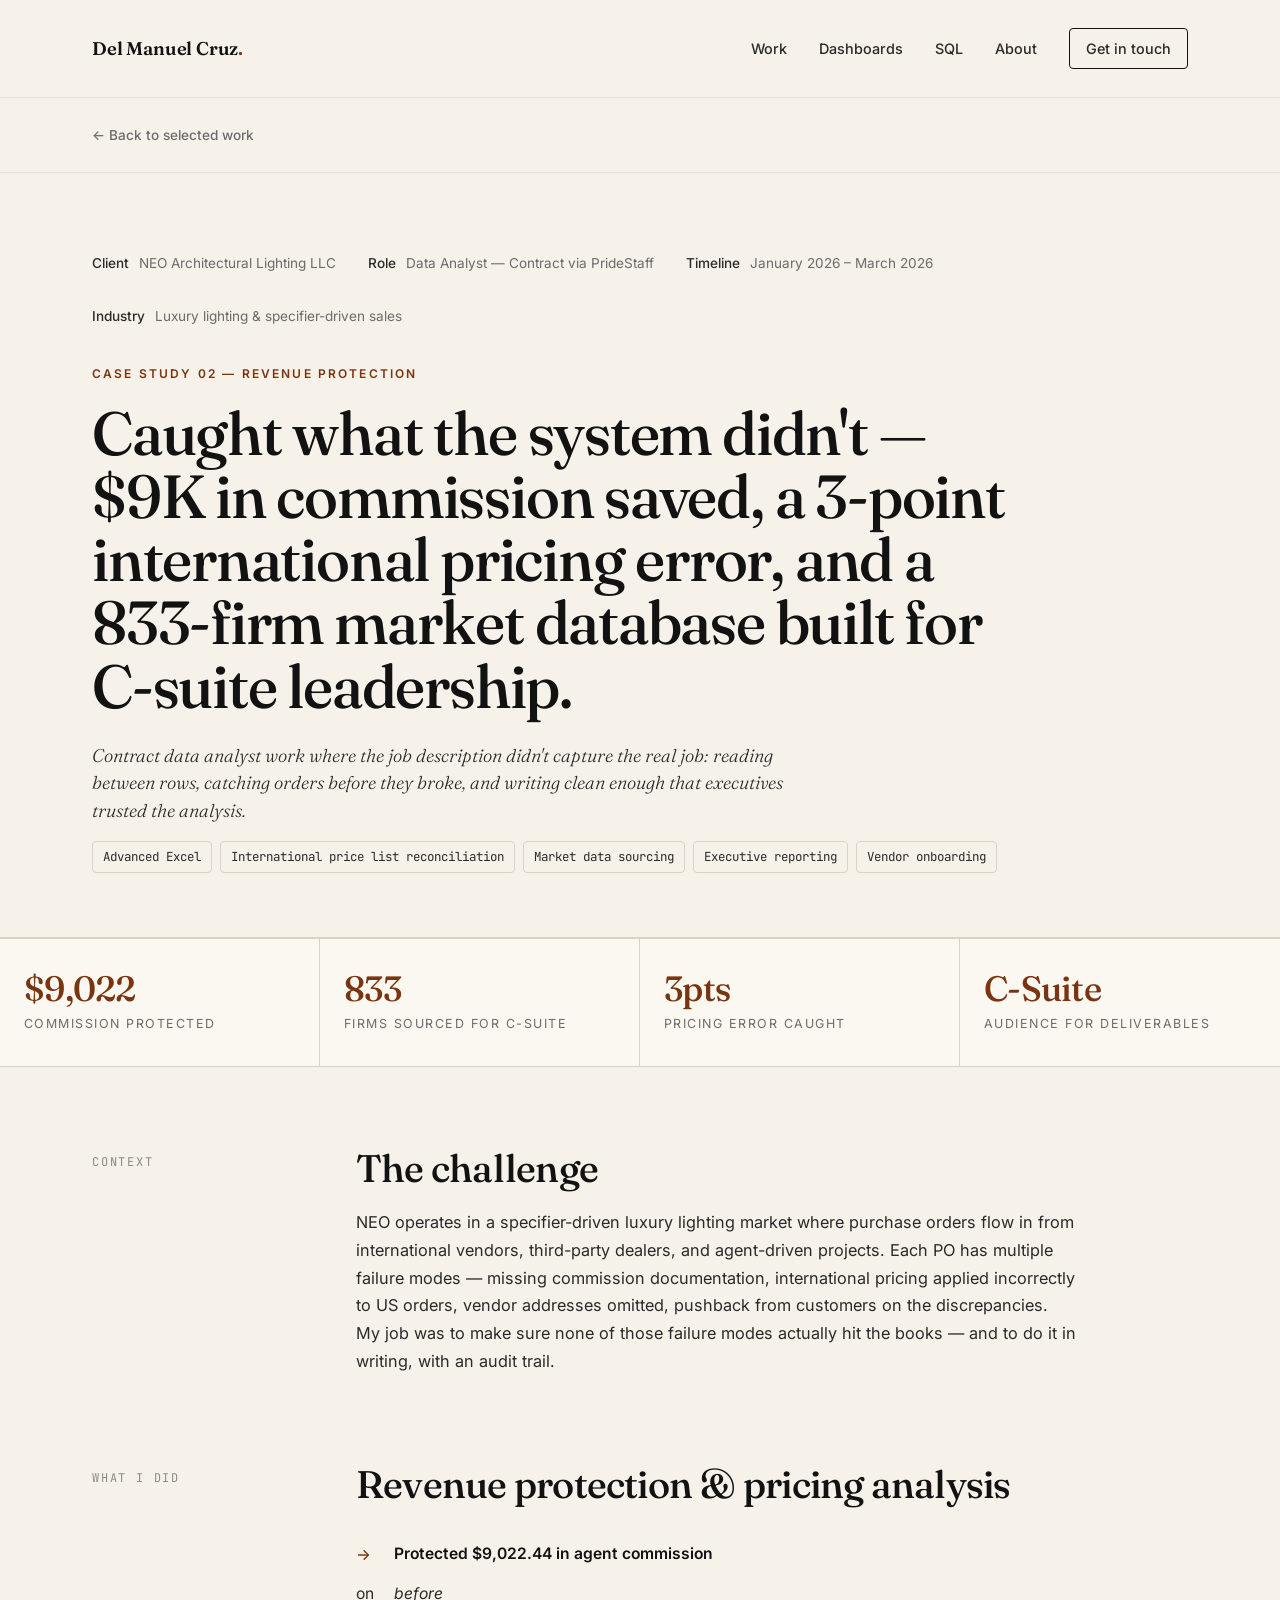
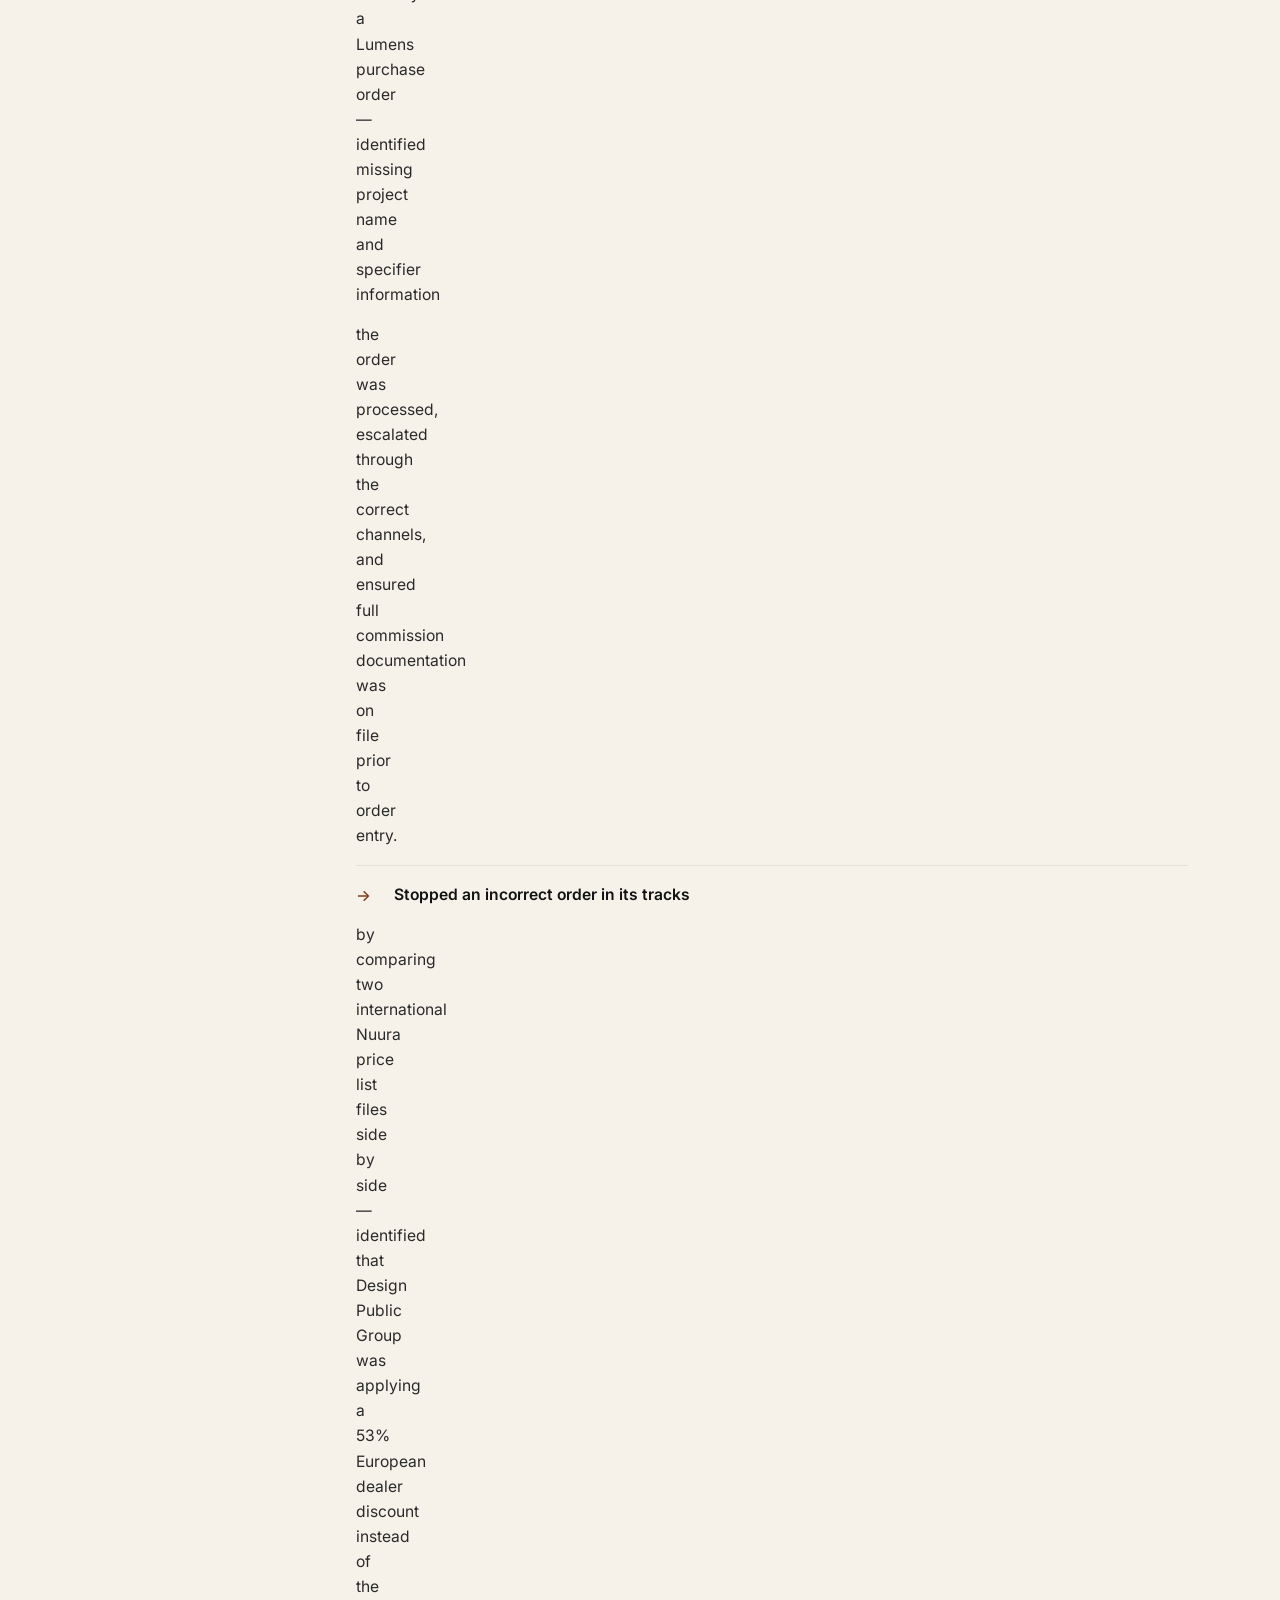
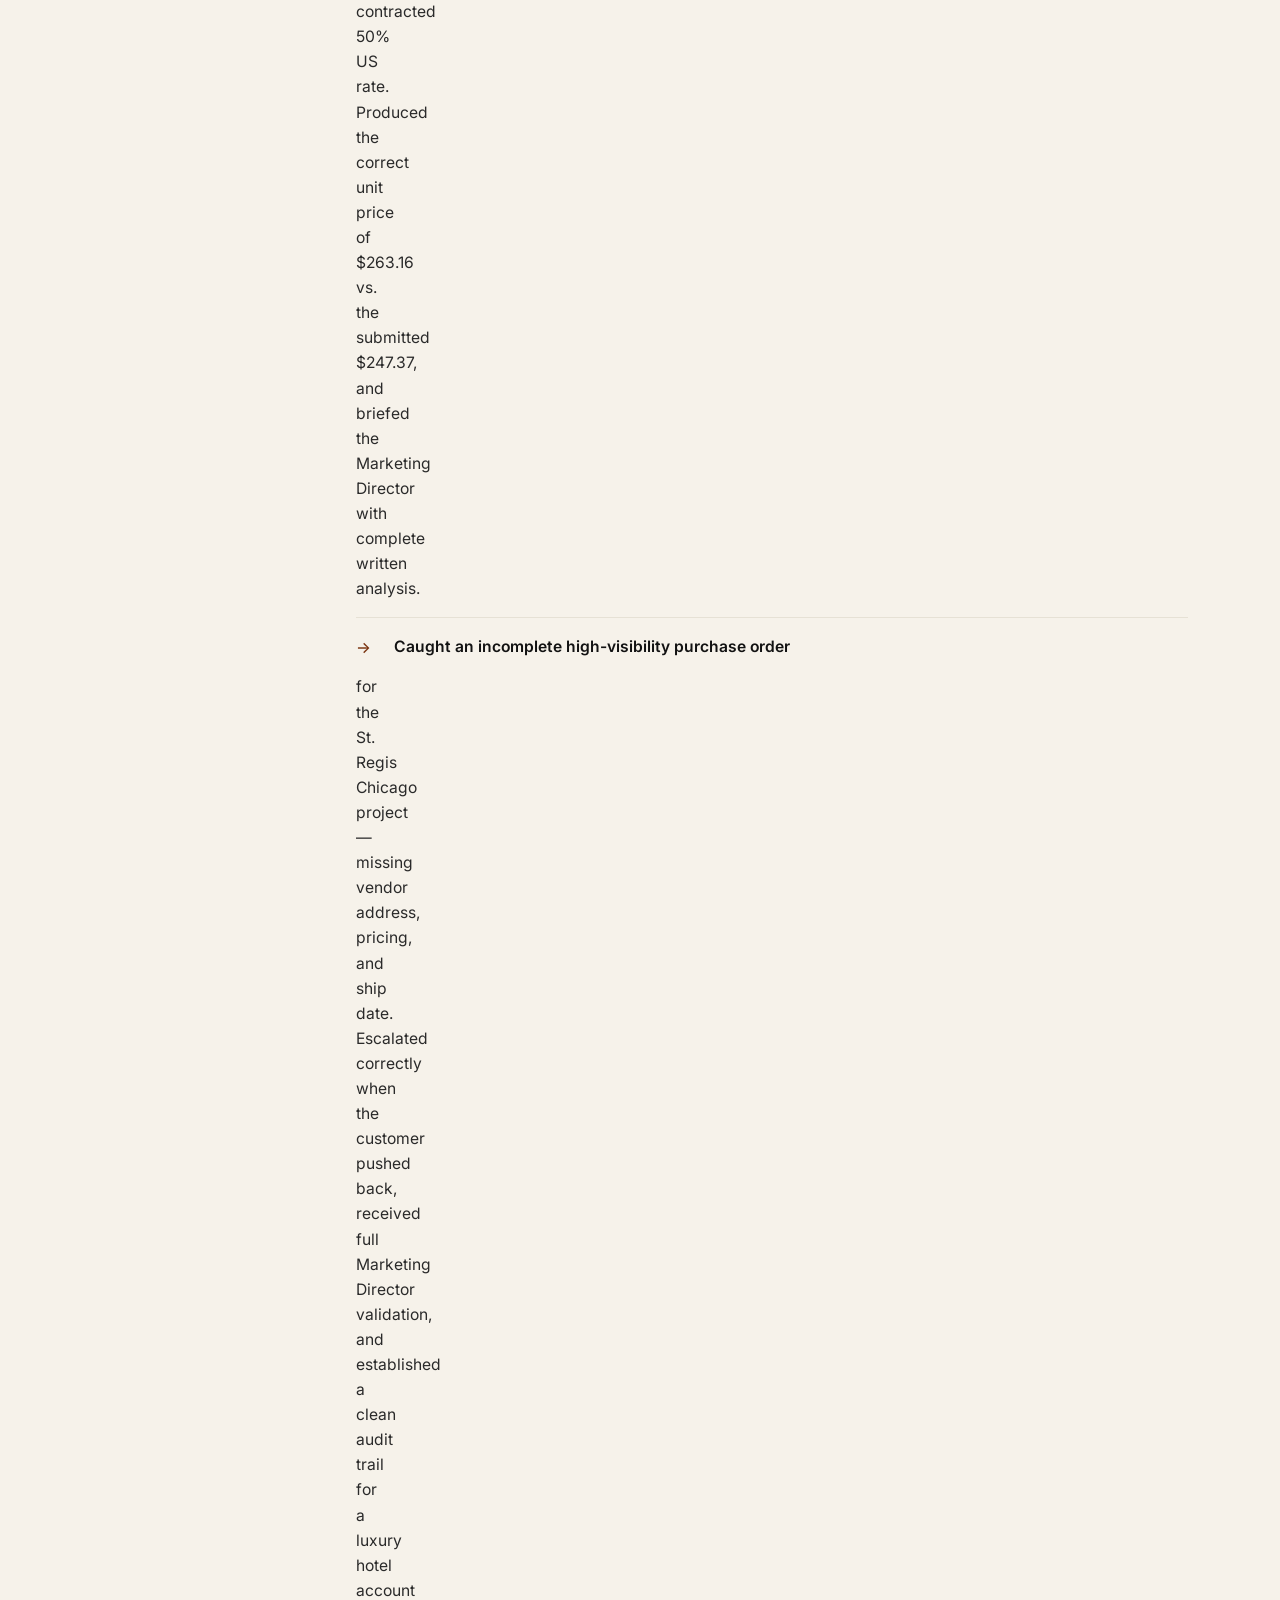
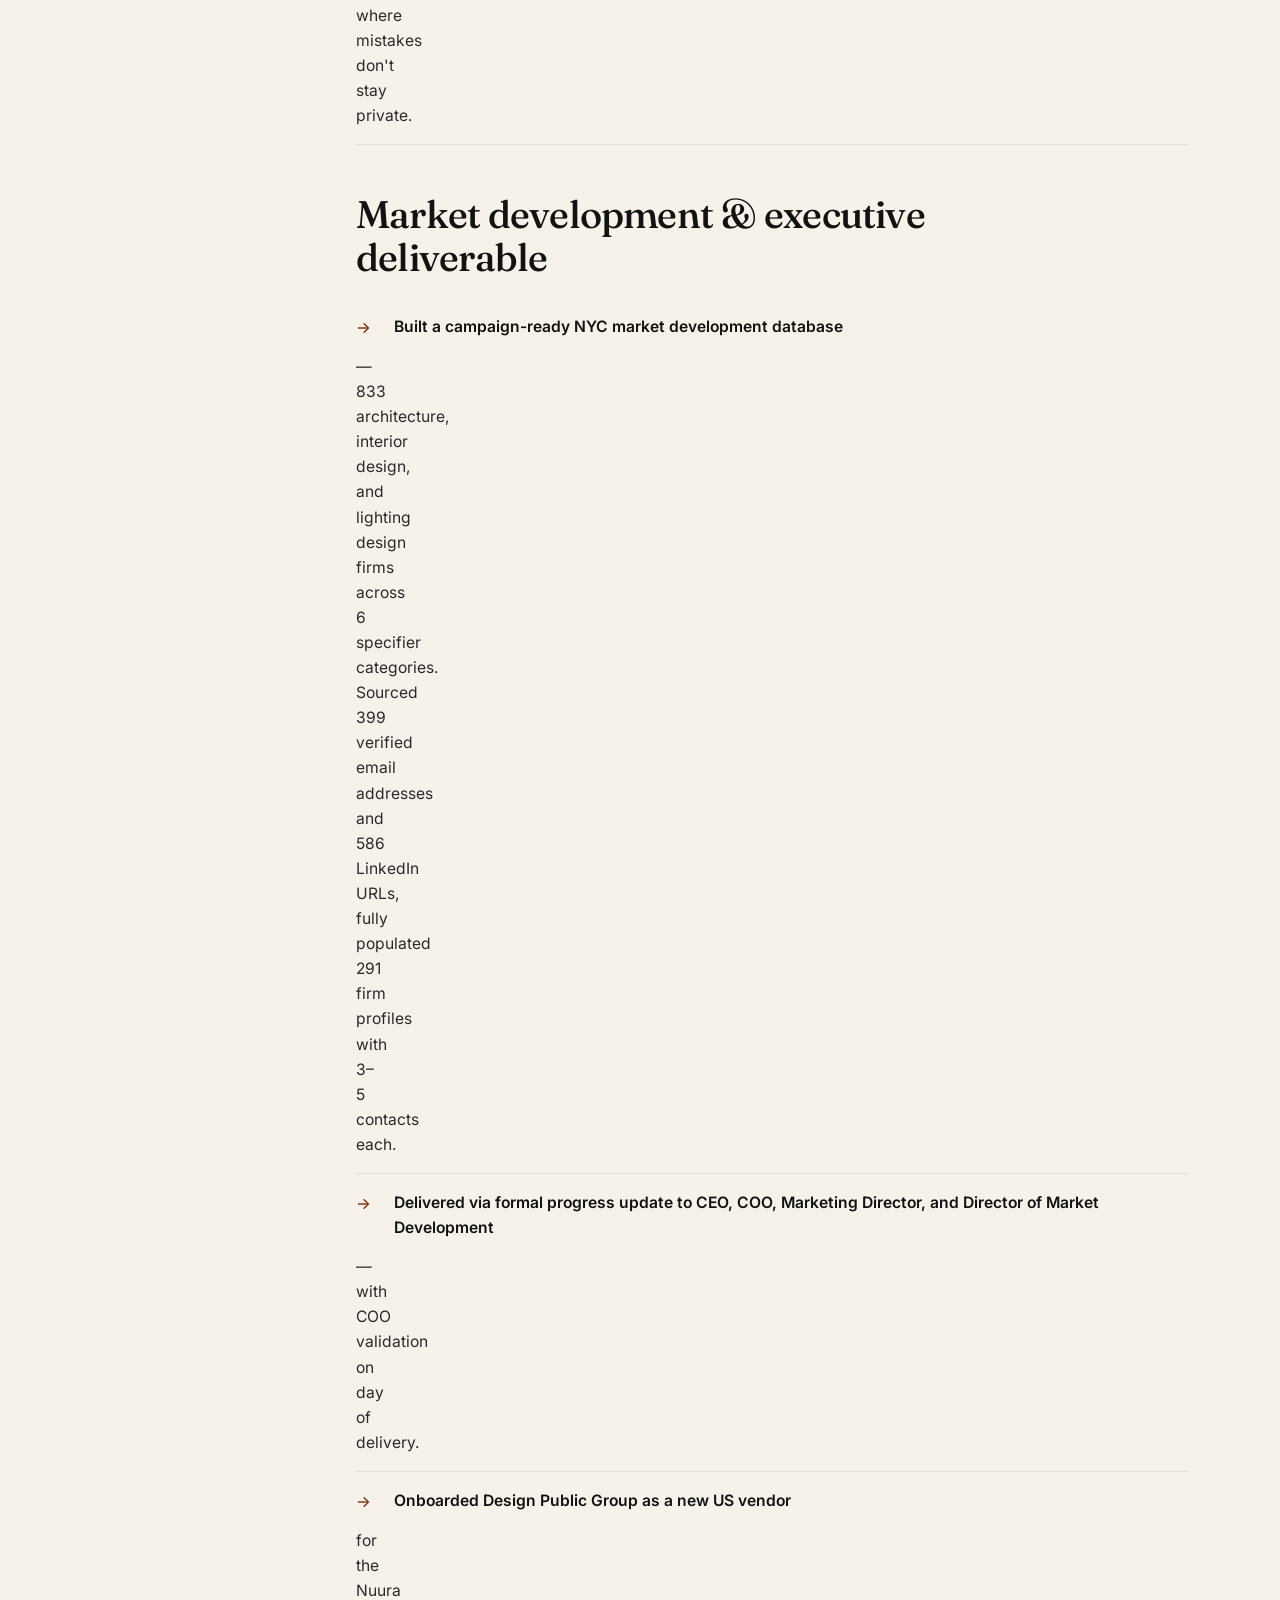
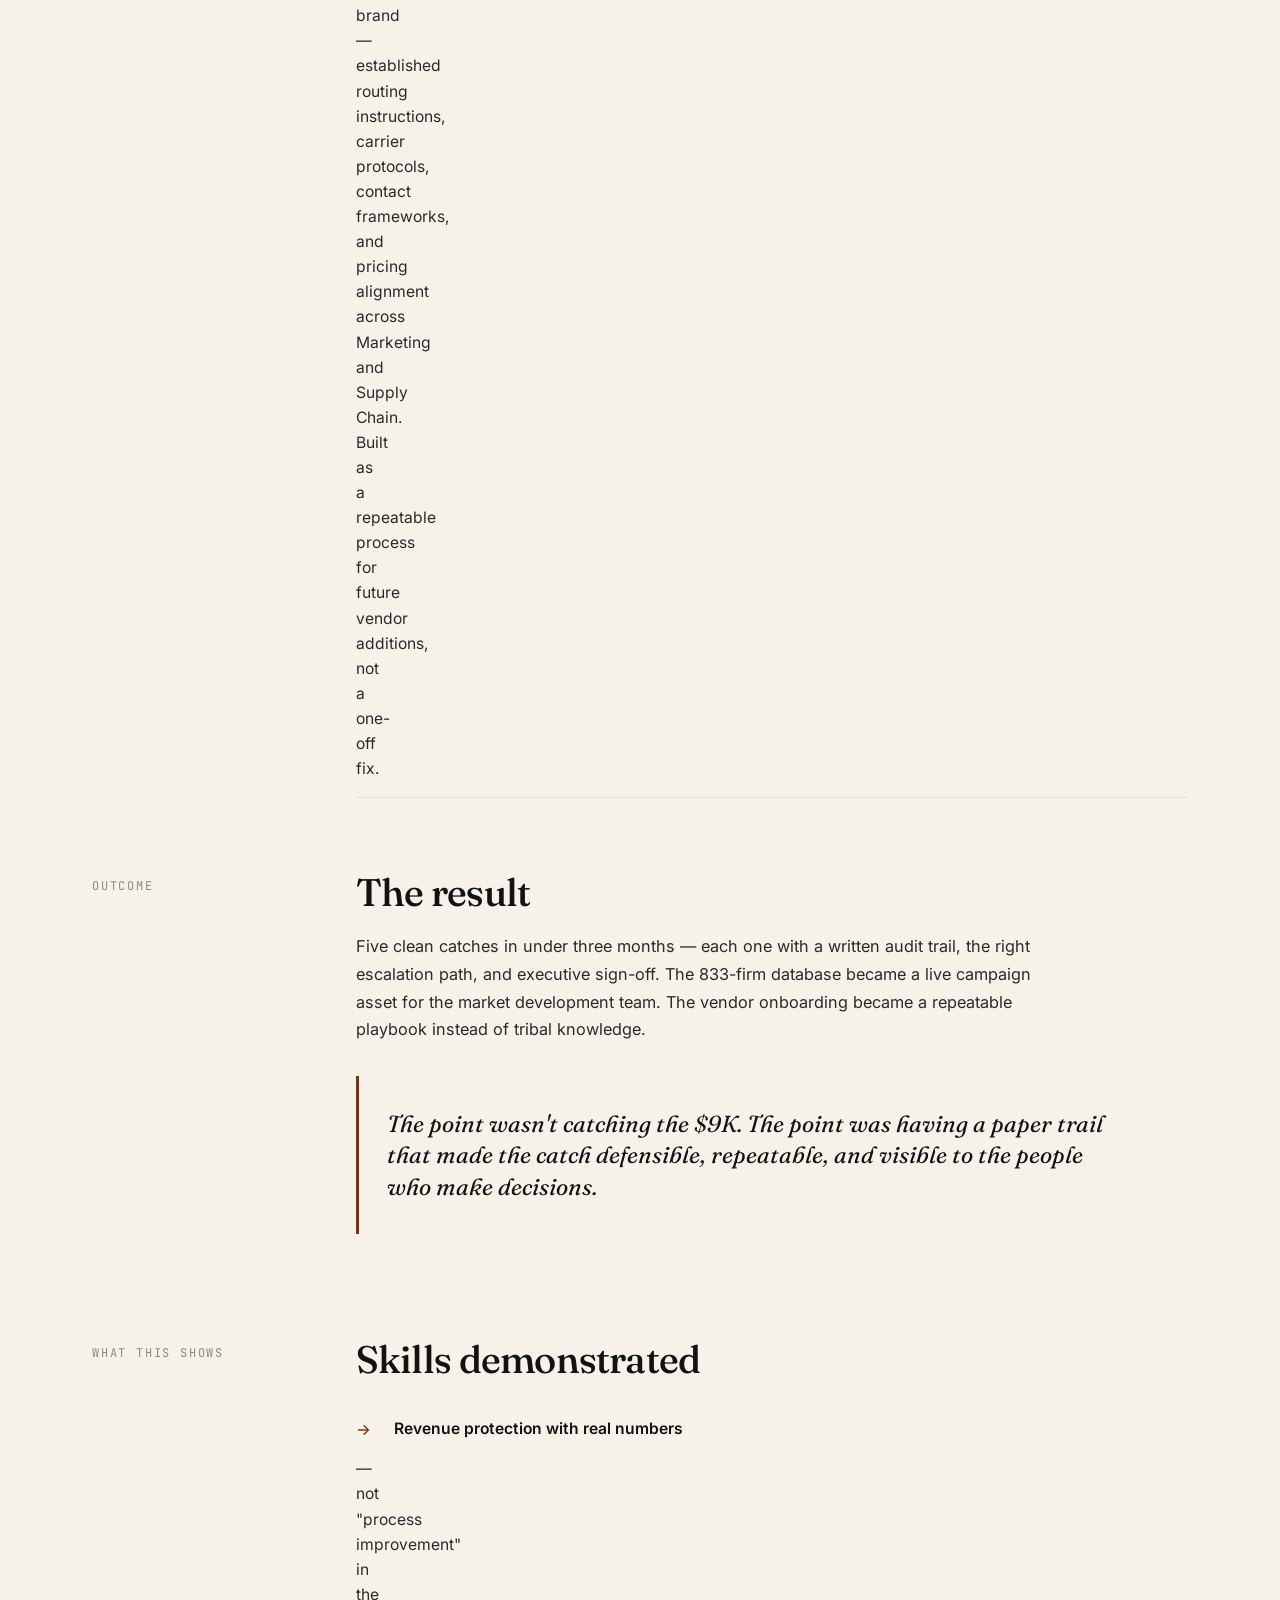
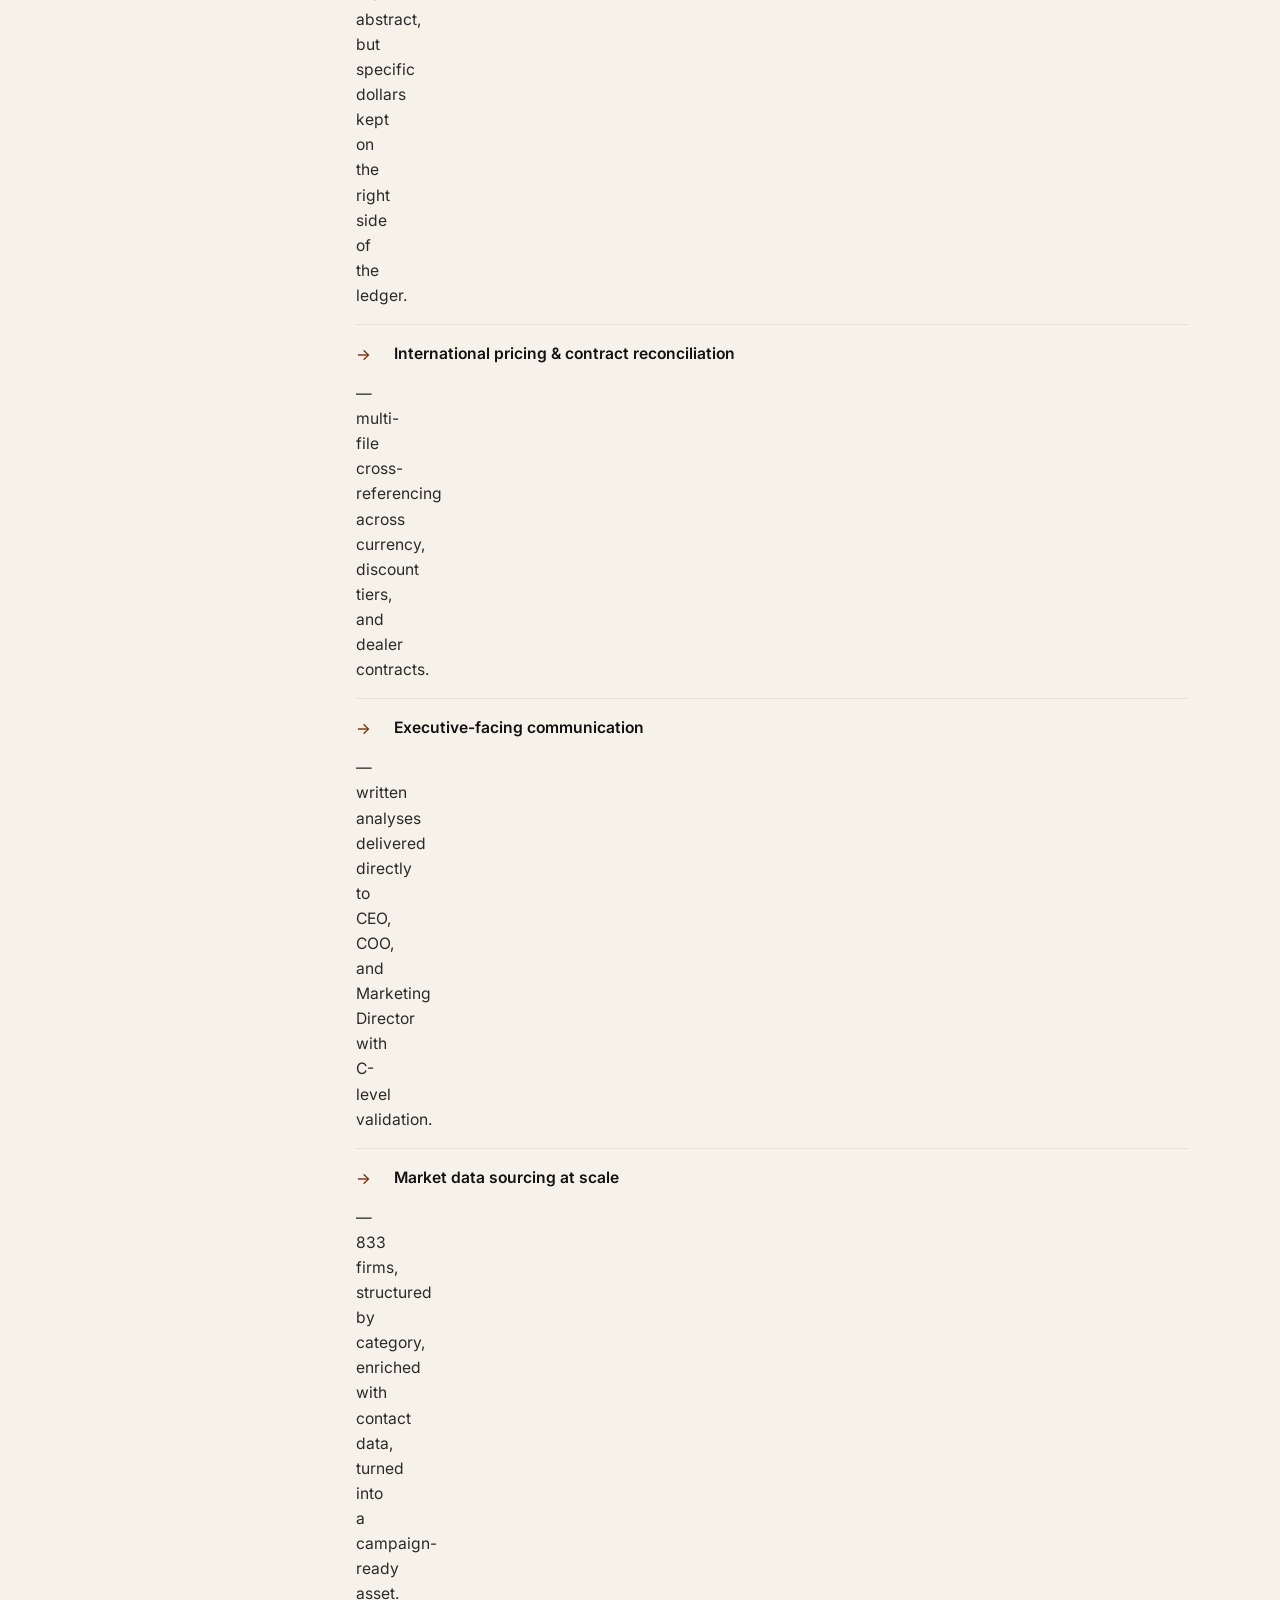
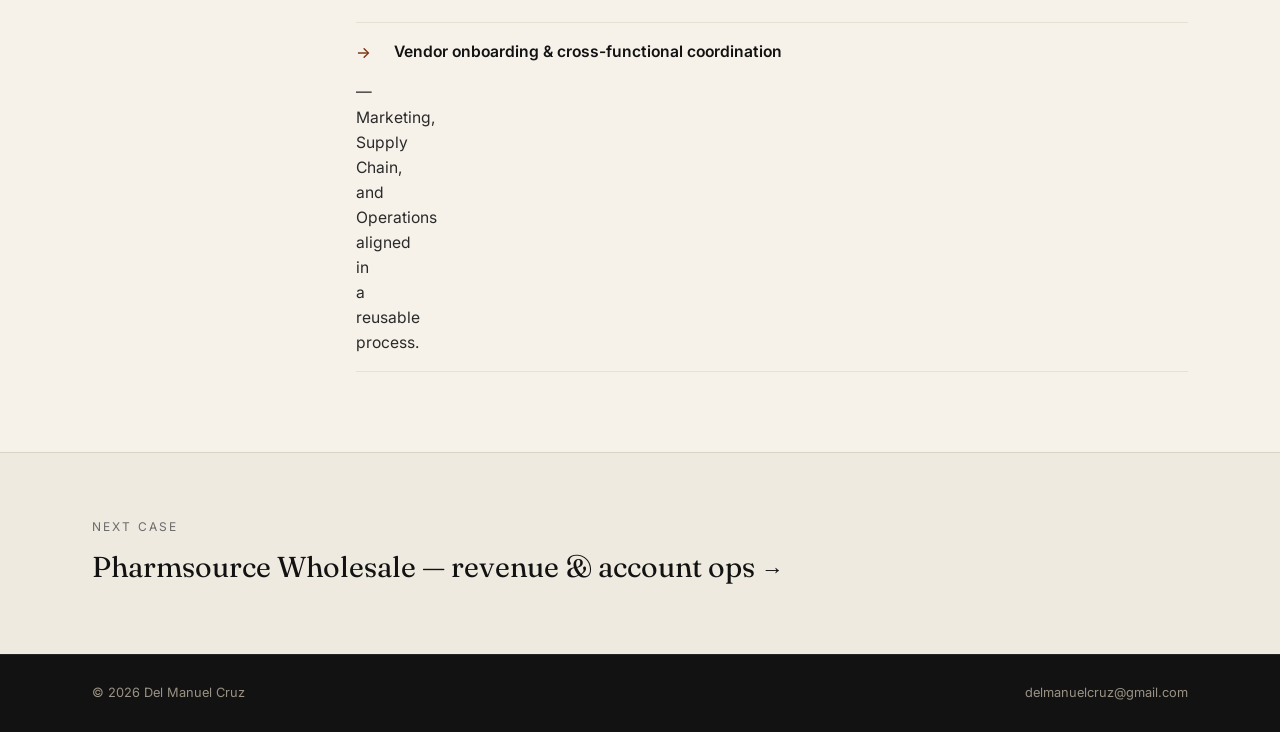
<file: neo-lighting.html>
<!DOCTYPE html>
<html lang="en">
<head>
  <meta charset="UTF-8" />
  <meta name="viewport" content="width=device-width, initial-scale=1.0" />
  <title>NEO Architectural Lighting — Case Study · Del Manuel Cruz</title>
  <meta name="description" content="Protected $9K in commission, caught a 53% vs. 50% international pricing discrepancy, and delivered a campaign-ready database of 833 NYC specifier firms to C-suite leadership." />
  <link rel="stylesheet" href="styles.css" />
</head>
<body>

  <nav class="nav">
    <div class="container nav-inner">
      <a href="index.html" class="brand">Del Manuel Cruz<span class="dot">.</span></a>
      <div class="nav-links">
        <a href="index.html#work">Work</a>
        <a href="dashboards.html">Dashboards</a>
        <a href="sql-projects.html">SQL</a>
        <a href="index.html#about">About</a>
        <a href="index.html#contact" class="nav-cta">Get in touch</a>
      </div>
    </div>
  </nav>

  <div class="case-nav">
    <div class="container">
      <a href="index.html#work" class="case-back">← Back to selected work</a>
    </div>
  </div>

  <header class="case-hero">
    <div class="container fade">
      <div class="case-meta-row">
        <span><strong>Client</strong> NEO Architectural Lighting LLC</span>
        <span><strong>Role</strong> Data Analyst — Contract via PrideStaff</span>
        <span><strong>Timeline</strong> January 2026 – March 2026</span>
        <span><strong>Industry</strong> Luxury lighting &amp; specifier-driven sales</span>
      </div>
      <span class="eyebrow">Case Study 02 — Revenue Protection</span>
      <h1 style="margin-top:16px;">
        Caught what the system didn't — $9K in commission saved, a 3-point international pricing error, and a 833-firm market database built for C-suite leadership.
      </h1>
      <p class="case-tagline">
        Contract data analyst work where the job description didn't capture the real job: reading between rows, catching orders before they broke, and writing clean enough that executives trusted the analysis.
      </p>

      <div class="stack-list">
        <span class="stack-tag">Advanced Excel</span>
        <span class="stack-tag">International price list reconciliation</span>
        <span class="stack-tag">Market data sourcing</span>
        <span class="stack-tag">Executive reporting</span>
        <span class="stack-tag">Vendor onboarding</span>
      </div>
    </div>
  </header>

  <div class="metric-bar">
    <div class="metric">
      <div class="metric-value">$9,022</div>
      <div class="metric-label">Commission Protected</div>
    </div>
    <div class="metric">
      <div class="metric-value">833</div>
      <div class="metric-label">Firms Sourced for C-Suite</div>
    </div>
    <div class="metric">
      <div class="metric-value">3pts</div>
      <div class="metric-label">Pricing Error Caught</div>
    </div>
    <div class="metric">
      <div class="metric-value">C-Suite</div>
      <div class="metric-label">Audience for Deliverables</div>
    </div>
  </div>

  <section class="case-body">
    <div class="container">

      <div class="case-grid case-block">
        <div class="case-label">Context</div>
        <div>
          <h2>The challenge</h2>
          <p>
            NEO operates in a specifier-driven luxury lighting market where purchase orders flow in from international vendors, third-party dealers, and agent-driven projects. Each PO has multiple failure modes — missing commission documentation, international pricing applied incorrectly to US orders, vendor addresses omitted, pushback from customers on the discrepancies. My job was to make sure none of those failure modes actually hit the books — and to do it in writing, with an audit trail.
          </p>
        </div>
      </div>

      <div class="case-grid case-block">
        <div class="case-label">What I did</div>
        <div>
          <h2>Revenue protection &amp; pricing analysis</h2>
          <ul>
            <li><strong>Protected $9,022.44 in agent commission</strong> on a Lumens purchase order — identified missing project name and specifier information <em>before</em> the order was processed, escalated through the correct channels, and ensured full commission documentation was on file prior to order entry.</li>
            <li><strong>Stopped an incorrect order in its tracks</strong> by comparing two international Nuura price list files side by side — identified that Design Public Group was applying a 53% European dealer discount instead of the contracted 50% US rate. Produced the correct unit price of $263.16 vs. the submitted $247.37, and briefed the Marketing Director with complete written analysis.</li>
            <li><strong>Caught an incomplete high-visibility purchase order</strong> for the St. Regis Chicago project — missing vendor address, pricing, and ship date. Escalated correctly when the customer pushed back, received full Marketing Director validation, and established a clean audit trail for a luxury hotel account where mistakes don't stay private.</li>
          </ul>

          <h2 style="margin-top:48px;">Market development &amp; executive deliverable</h2>
          <ul>
            <li><strong>Built a campaign-ready NYC market development database</strong> — 833 architecture, interior design, and lighting design firms across 6 specifier categories. Sourced 399 verified email addresses and 586 LinkedIn URLs, fully populated 291 firm profiles with 3–5 contacts each.</li>
            <li><strong>Delivered via formal progress update to CEO, COO, Marketing Director, and Director of Market Development</strong> — with COO validation on day of delivery.</li>
            <li><strong>Onboarded Design Public Group as a new US vendor</strong> for the Nuura brand — established routing instructions, carrier protocols, contact frameworks, and pricing alignment across Marketing and Supply Chain. Built as a repeatable process for future vendor additions, not a one-off fix.</li>
          </ul>
        </div>
      </div>

      <div class="case-grid case-block">
        <div class="case-label">Outcome</div>
        <div>
          <h2>The result</h2>
          <p>
            Five clean catches in under three months — each one with a written audit trail, the right escalation path, and executive sign-off. The 833-firm database became a live campaign asset for the market development team. The vendor onboarding became a repeatable playbook instead of tribal knowledge.
          </p>
          <div class="pull-quote">
            The point wasn't catching the $9K. The point was having a paper trail that made the catch defensible, repeatable, and visible to the people who make decisions.
          </div>
        </div>
      </div>

      <div class="case-grid case-block">
        <div class="case-label">What this shows</div>
        <div>
          <h2>Skills demonstrated</h2>
          <ul>
            <li><strong>Revenue protection with real numbers</strong> — not "process improvement" in the abstract, but specific dollars kept on the right side of the ledger.</li>
            <li><strong>International pricing &amp; contract reconciliation</strong> — multi-file cross-referencing across currency, discount tiers, and dealer contracts.</li>
            <li><strong>Executive-facing communication</strong> — written analyses delivered directly to CEO, COO, and Marketing Director with C-level validation.</li>
            <li><strong>Market data sourcing at scale</strong> — 833 firms, structured by category, enriched with contact data, turned into a campaign-ready asset.</li>
            <li><strong>Vendor onboarding &amp; cross-functional coordination</strong> — Marketing, Supply Chain, and Operations aligned in a reusable process.</li>
          </ul>
        </div>
      </div>

    </div>
  </section>

  <div class="next-case">
    <div class="container">
      <a href="pharmsource.html">
        <div class="next-case-inner">
          <div>
            <div class="next-case-label">Next case</div>
            <div class="next-case-title">Pharmsource Wholesale — revenue &amp; account ops <span class="arrow">→</span></div>
          </div>
        </div>
      </a>
    </div>
  </div>

  <footer>
    <div class="container">
      <span>© 2026 Del Manuel Cruz</span>
      <span><a href="mailto:delmanuelcruz@gmail.com" style="color:inherit;">delmanuelcruz@gmail.com</a></span>
    </div>
  </footer>

  <script src="interactions.js"></script>
</body>
</html>
</file>
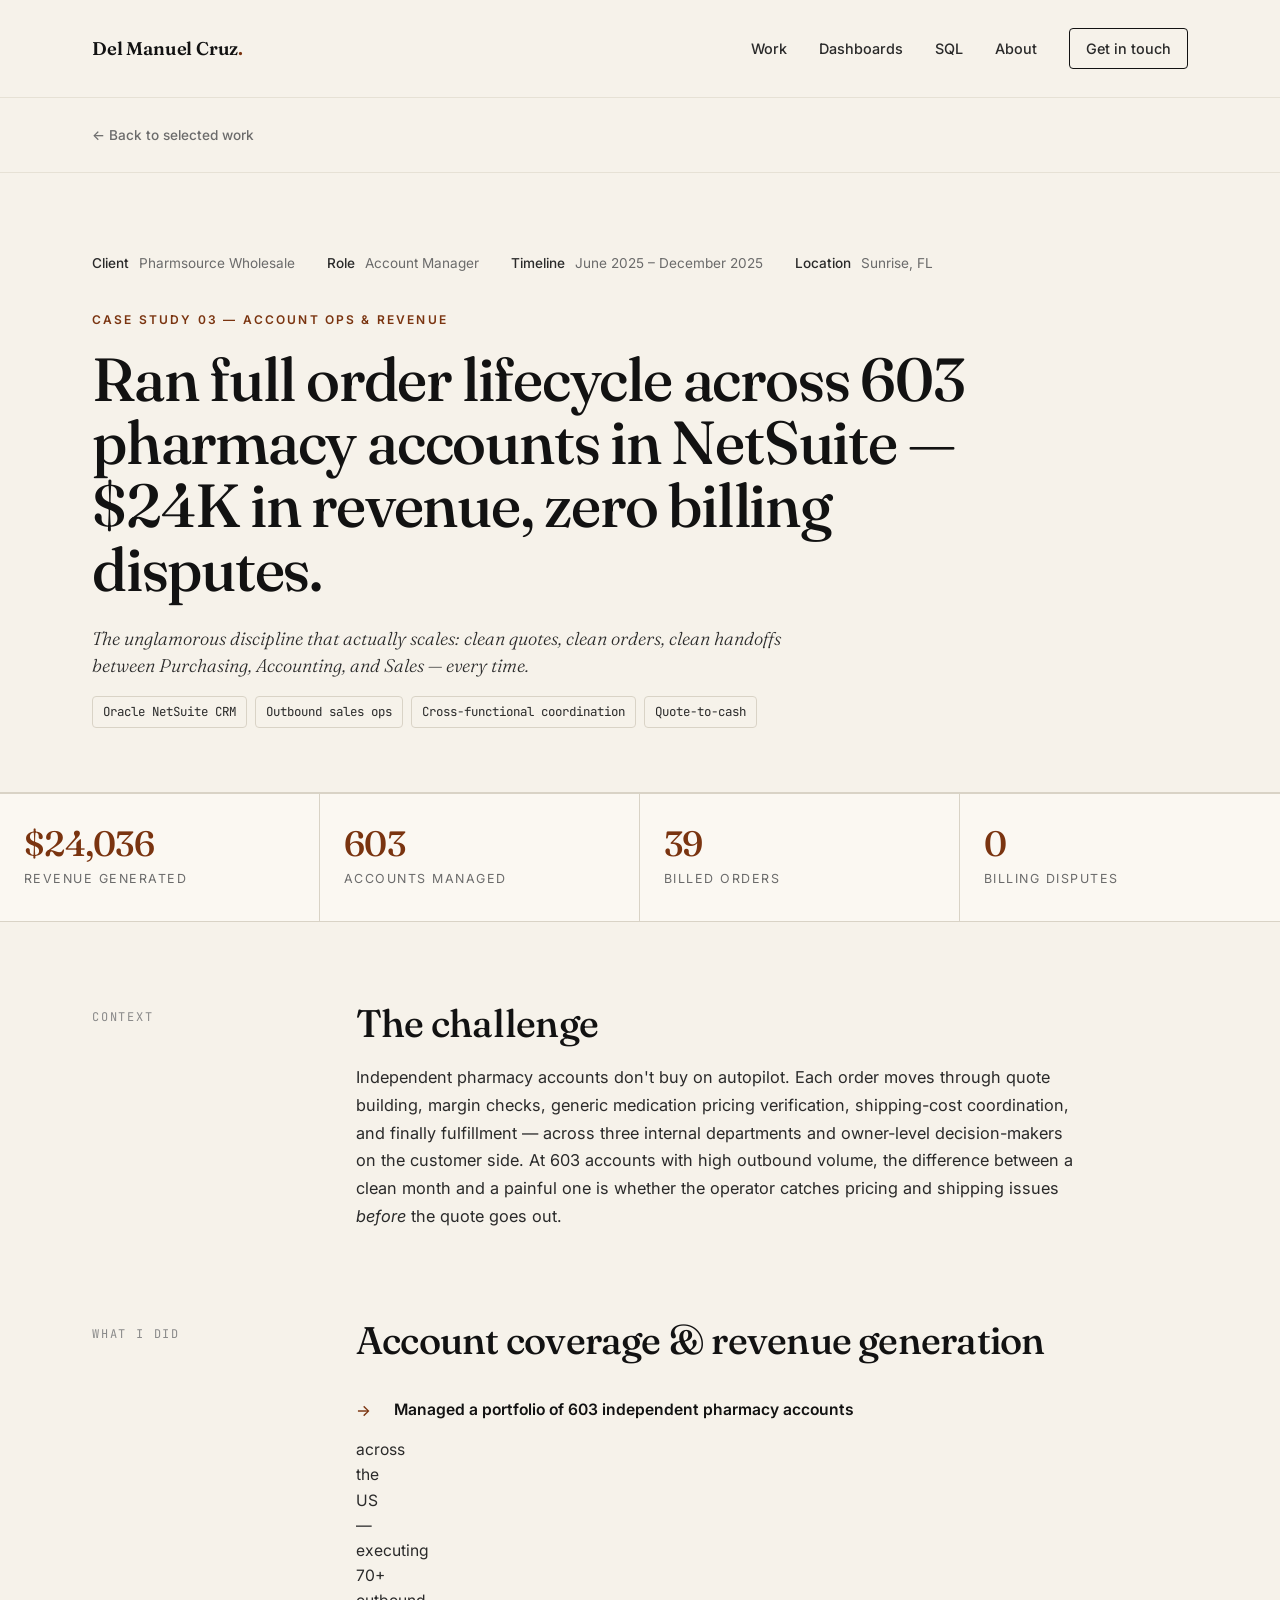
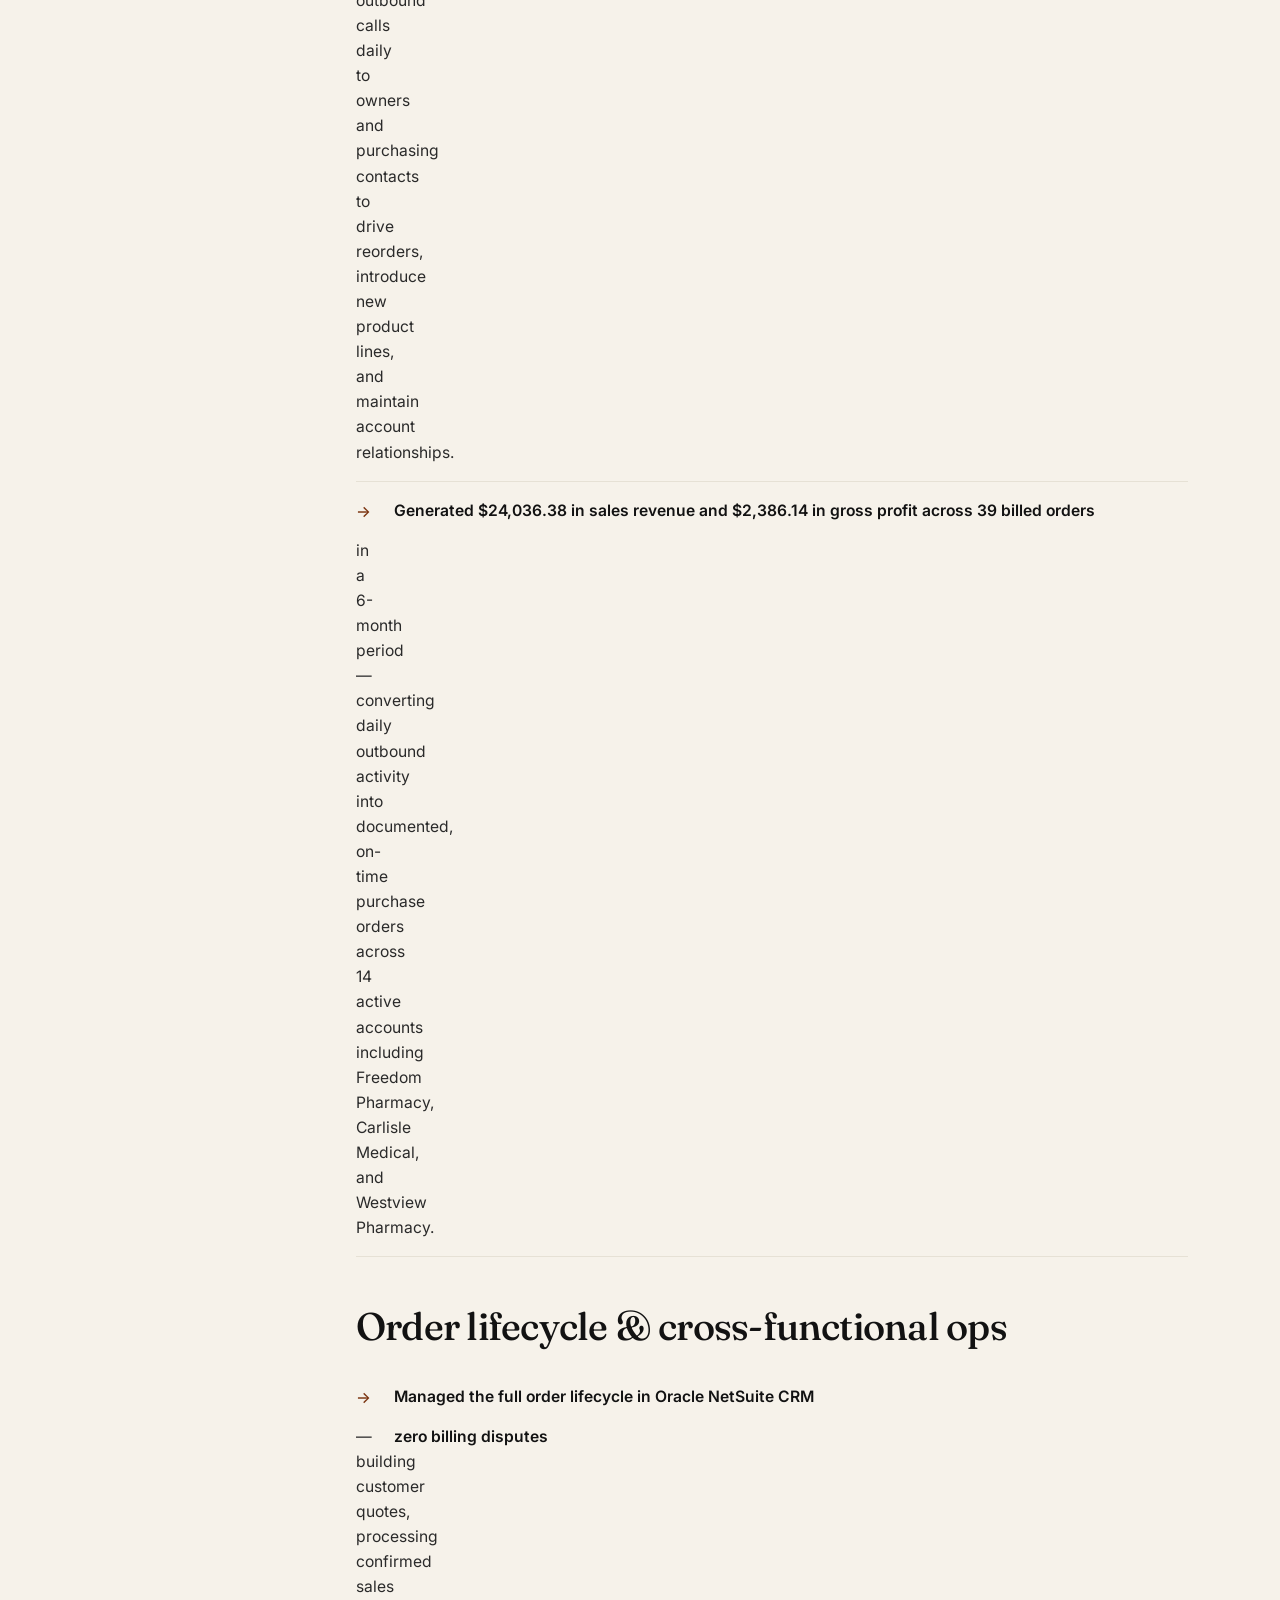
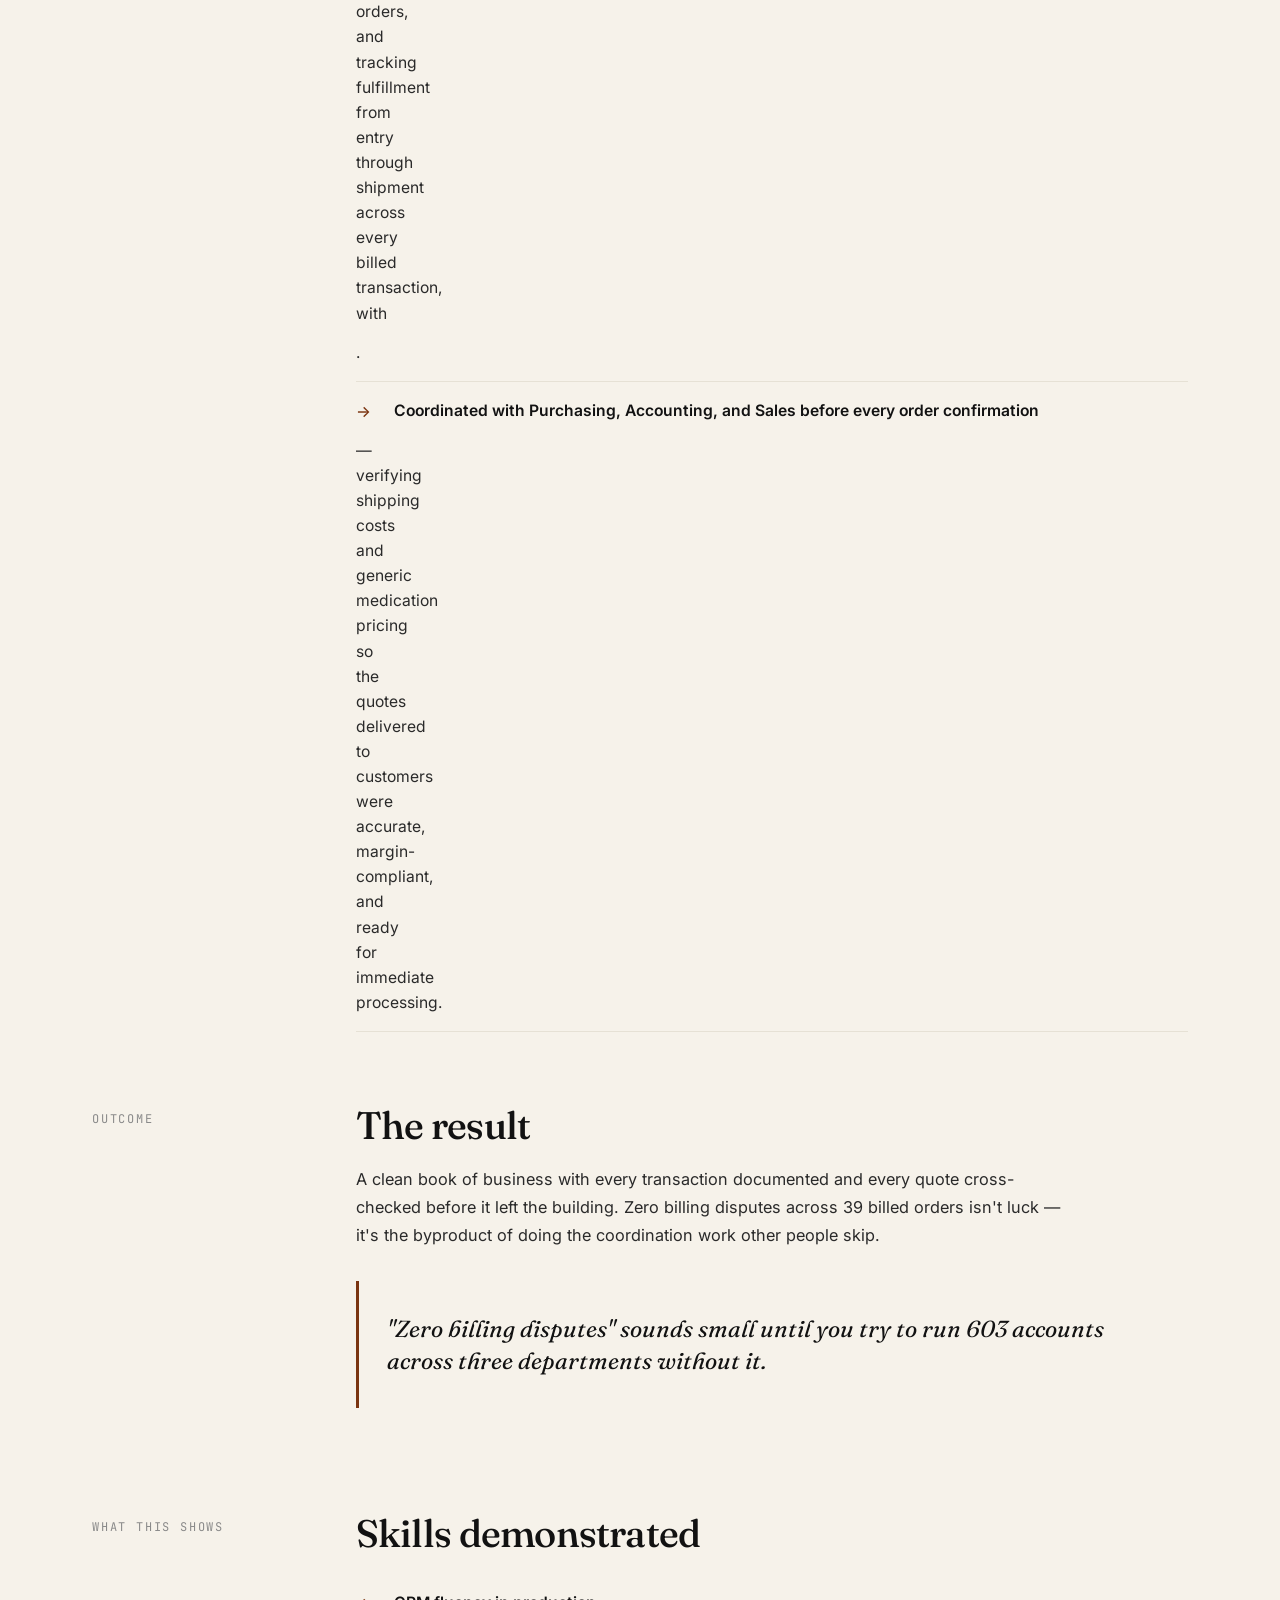
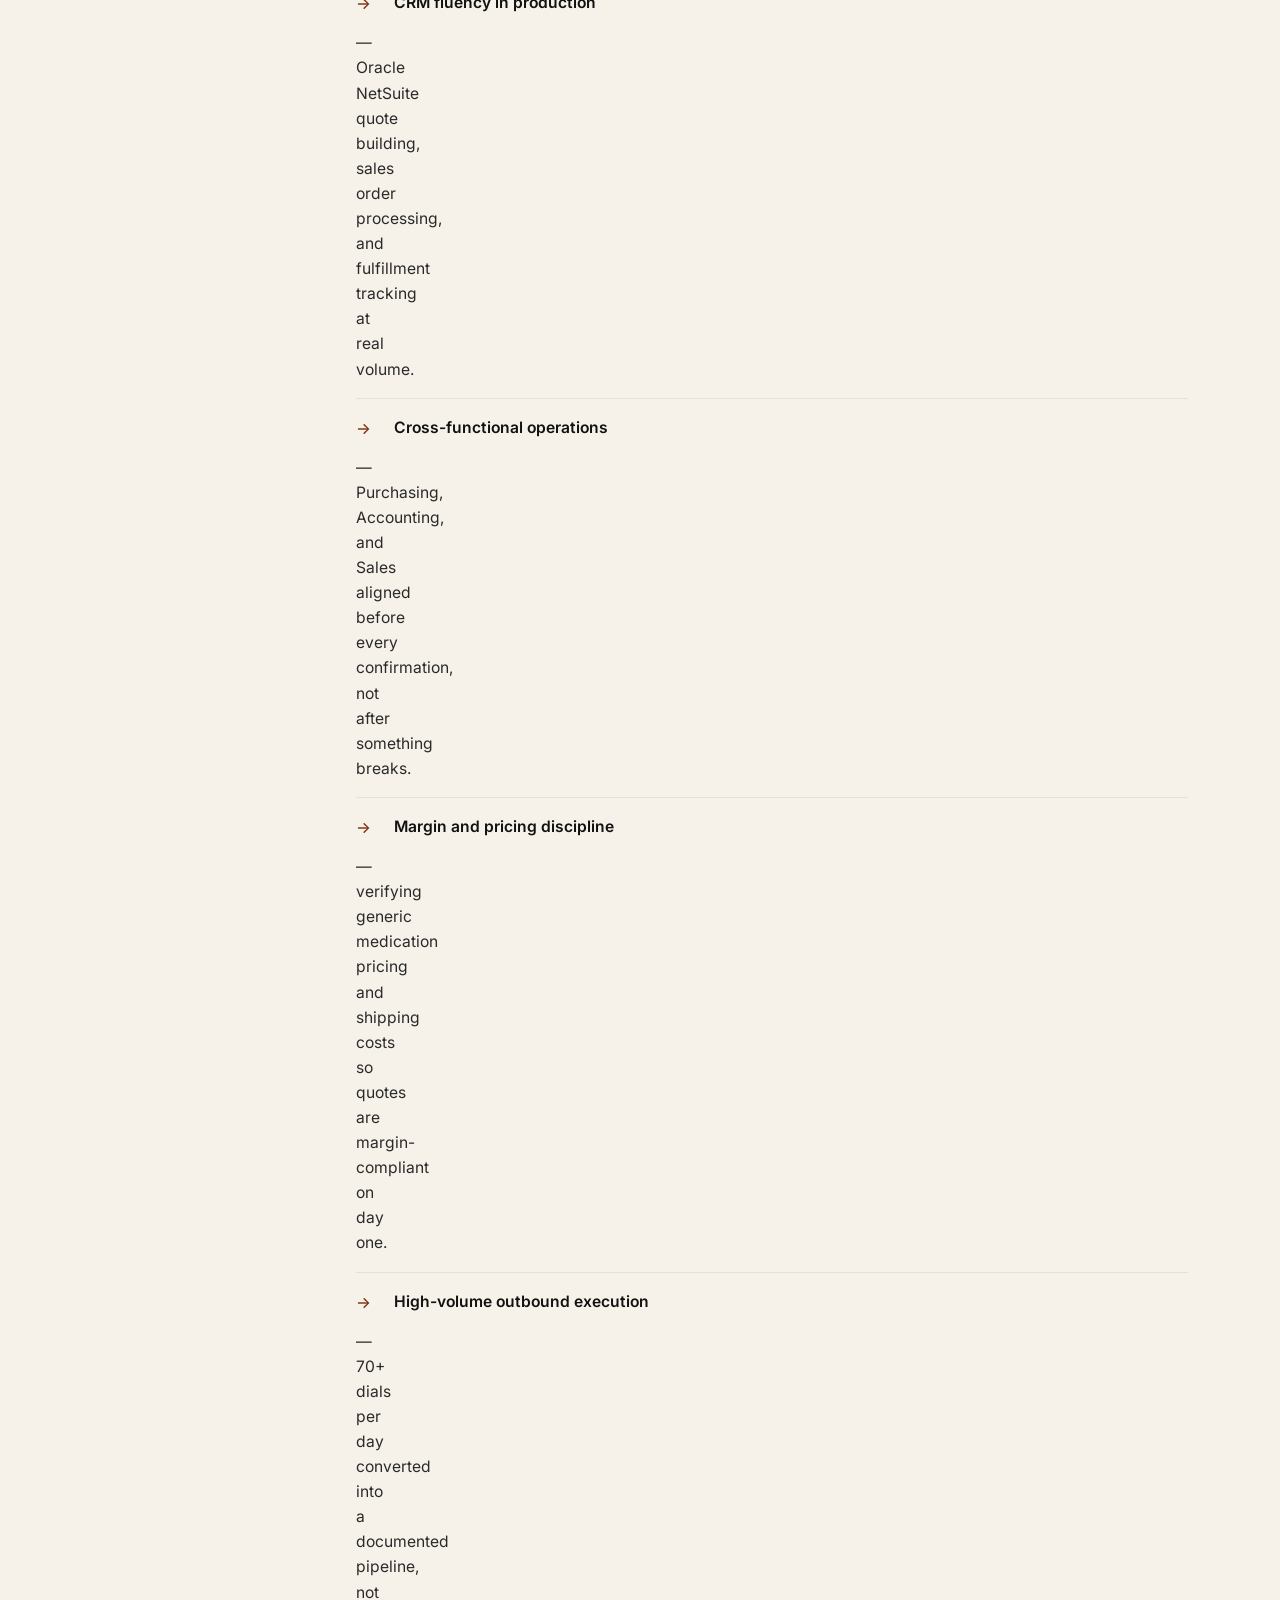
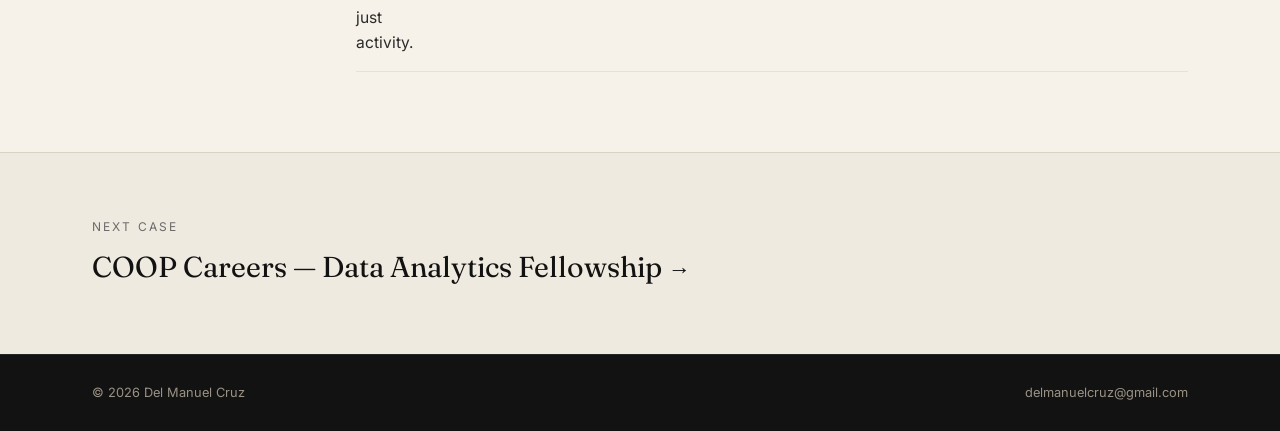
<file: pharmsource.html>
<!DOCTYPE html>
<html lang="en">
<head>
  <meta charset="UTF-8" />
  <meta name="viewport" content="width=device-width, initial-scale=1.0" />
  <title>Pharmsource Wholesale — Case Study · Del Manuel Cruz</title>
  <meta name="description" content="Managed 603 independent pharmacy accounts in NetSuite, generating $24K in revenue across 39 billed orders with zero billing disputes." />
  <link rel="stylesheet" href="styles.css" />
</head>
<body>

  <nav class="nav">
    <div class="container nav-inner">
      <a href="index.html" class="brand">Del Manuel Cruz<span class="dot">.</span></a>
      <div class="nav-links">
        <a href="index.html#work">Work</a>
        <a href="dashboards.html">Dashboards</a>
        <a href="sql-projects.html">SQL</a>
        <a href="index.html#about">About</a>
        <a href="index.html#contact" class="nav-cta">Get in touch</a>
      </div>
    </div>
  </nav>

  <div class="case-nav">
    <div class="container">
      <a href="index.html#work" class="case-back">← Back to selected work</a>
    </div>
  </div>

  <header class="case-hero">
    <div class="container fade">
      <div class="case-meta-row">
        <span><strong>Client</strong> Pharmsource Wholesale</span>
        <span><strong>Role</strong> Account Manager</span>
        <span><strong>Timeline</strong> June 2025 – December 2025</span>
        <span><strong>Location</strong> Sunrise, FL</span>
      </div>
      <span class="eyebrow">Case Study 03 — Account Ops &amp; Revenue</span>
      <h1 style="margin-top:16px;">
        Ran full order lifecycle across 603 pharmacy accounts in NetSuite — $24K in revenue, zero billing disputes.
      </h1>
      <p class="case-tagline">
        The unglamorous discipline that actually scales: clean quotes, clean orders, clean handoffs between Purchasing, Accounting, and Sales — every time.
      </p>

      <div class="stack-list">
        <span class="stack-tag">Oracle NetSuite CRM</span>
        <span class="stack-tag">Outbound sales ops</span>
        <span class="stack-tag">Cross-functional coordination</span>
        <span class="stack-tag">Quote-to-cash</span>
      </div>
    </div>
  </header>

  <div class="metric-bar">
    <div class="metric">
      <div class="metric-value">$24,036</div>
      <div class="metric-label">Revenue Generated</div>
    </div>
    <div class="metric">
      <div class="metric-value">603</div>
      <div class="metric-label">Accounts Managed</div>
    </div>
    <div class="metric">
      <div class="metric-value">39</div>
      <div class="metric-label">Billed Orders</div>
    </div>
    <div class="metric">
      <div class="metric-value">0</div>
      <div class="metric-label">Billing Disputes</div>
    </div>
  </div>

  <section class="case-body">
    <div class="container">

      <div class="case-grid case-block">
        <div class="case-label">Context</div>
        <div>
          <h2>The challenge</h2>
          <p>
            Independent pharmacy accounts don't buy on autopilot. Each order moves through quote building, margin checks, generic medication pricing verification, shipping-cost coordination, and finally fulfillment — across three internal departments and owner-level decision-makers on the customer side. At 603 accounts with high outbound volume, the difference between a clean month and a painful one is whether the operator catches pricing and shipping issues <em>before</em> the quote goes out.
          </p>
        </div>
      </div>

      <div class="case-grid case-block">
        <div class="case-label">What I did</div>
        <div>
          <h2>Account coverage &amp; revenue generation</h2>
          <ul>
            <li><strong>Managed a portfolio of 603 independent pharmacy accounts</strong> across the US — executing 70+ outbound calls daily to owners and purchasing contacts to drive reorders, introduce new product lines, and maintain account relationships.</li>
            <li><strong>Generated $24,036.38 in sales revenue and $2,386.14 in gross profit across 39 billed orders</strong> in a 6-month period — converting daily outbound activity into documented, on-time purchase orders across 14 active accounts including Freedom Pharmacy, Carlisle Medical, and Westview Pharmacy.</li>
          </ul>

          <h2 style="margin-top:48px;">Order lifecycle &amp; cross-functional ops</h2>
          <ul>
            <li><strong>Managed the full order lifecycle in Oracle NetSuite CRM</strong> — building customer quotes, processing confirmed sales orders, and tracking fulfillment from entry through shipment across every billed transaction, with <strong>zero billing disputes</strong>.</li>
            <li><strong>Coordinated with Purchasing, Accounting, and Sales before every order confirmation</strong> — verifying shipping costs and generic medication pricing so the quotes delivered to customers were accurate, margin-compliant, and ready for immediate processing.</li>
          </ul>
        </div>
      </div>

      <div class="case-grid case-block">
        <div class="case-label">Outcome</div>
        <div>
          <h2>The result</h2>
          <p>
            A clean book of business with every transaction documented and every quote cross-checked before it left the building. Zero billing disputes across 39 billed orders isn't luck — it's the byproduct of doing the coordination work other people skip.
          </p>
          <div class="pull-quote">
            "Zero billing disputes" sounds small until you try to run 603 accounts across three departments without it.
          </div>
        </div>
      </div>

      <div class="case-grid case-block">
        <div class="case-label">What this shows</div>
        <div>
          <h2>Skills demonstrated</h2>
          <ul>
            <li><strong>CRM fluency in production</strong> — Oracle NetSuite quote building, sales order processing, and fulfillment tracking at real volume.</li>
            <li><strong>Cross-functional operations</strong> — Purchasing, Accounting, and Sales aligned before every confirmation, not after something breaks.</li>
            <li><strong>Margin and pricing discipline</strong> — verifying generic medication pricing and shipping costs so quotes are margin-compliant on day one.</li>
            <li><strong>High-volume outbound execution</strong> — 70+ dials per day converted into a documented pipeline, not just activity.</li>
          </ul>
        </div>
      </div>

    </div>
  </section>

  <div class="next-case">
    <div class="container">
      <a href="coop.html">
        <div class="next-case-inner">
          <div>
            <div class="next-case-label">Next case</div>
            <div class="next-case-title">COOP Careers — Data Analytics Fellowship <span class="arrow">→</span></div>
          </div>
        </div>
      </a>
    </div>
  </div>

  <footer>
    <div class="container">
      <span>© 2026 Del Manuel Cruz</span>
      <span><a href="mailto:delmanuelcruz@gmail.com" style="color:inherit;">delmanuelcruz@gmail.com</a></span>
    </div>
  </footer>

  <script src="interactions.js"></script>
</body>
</html>
</file>
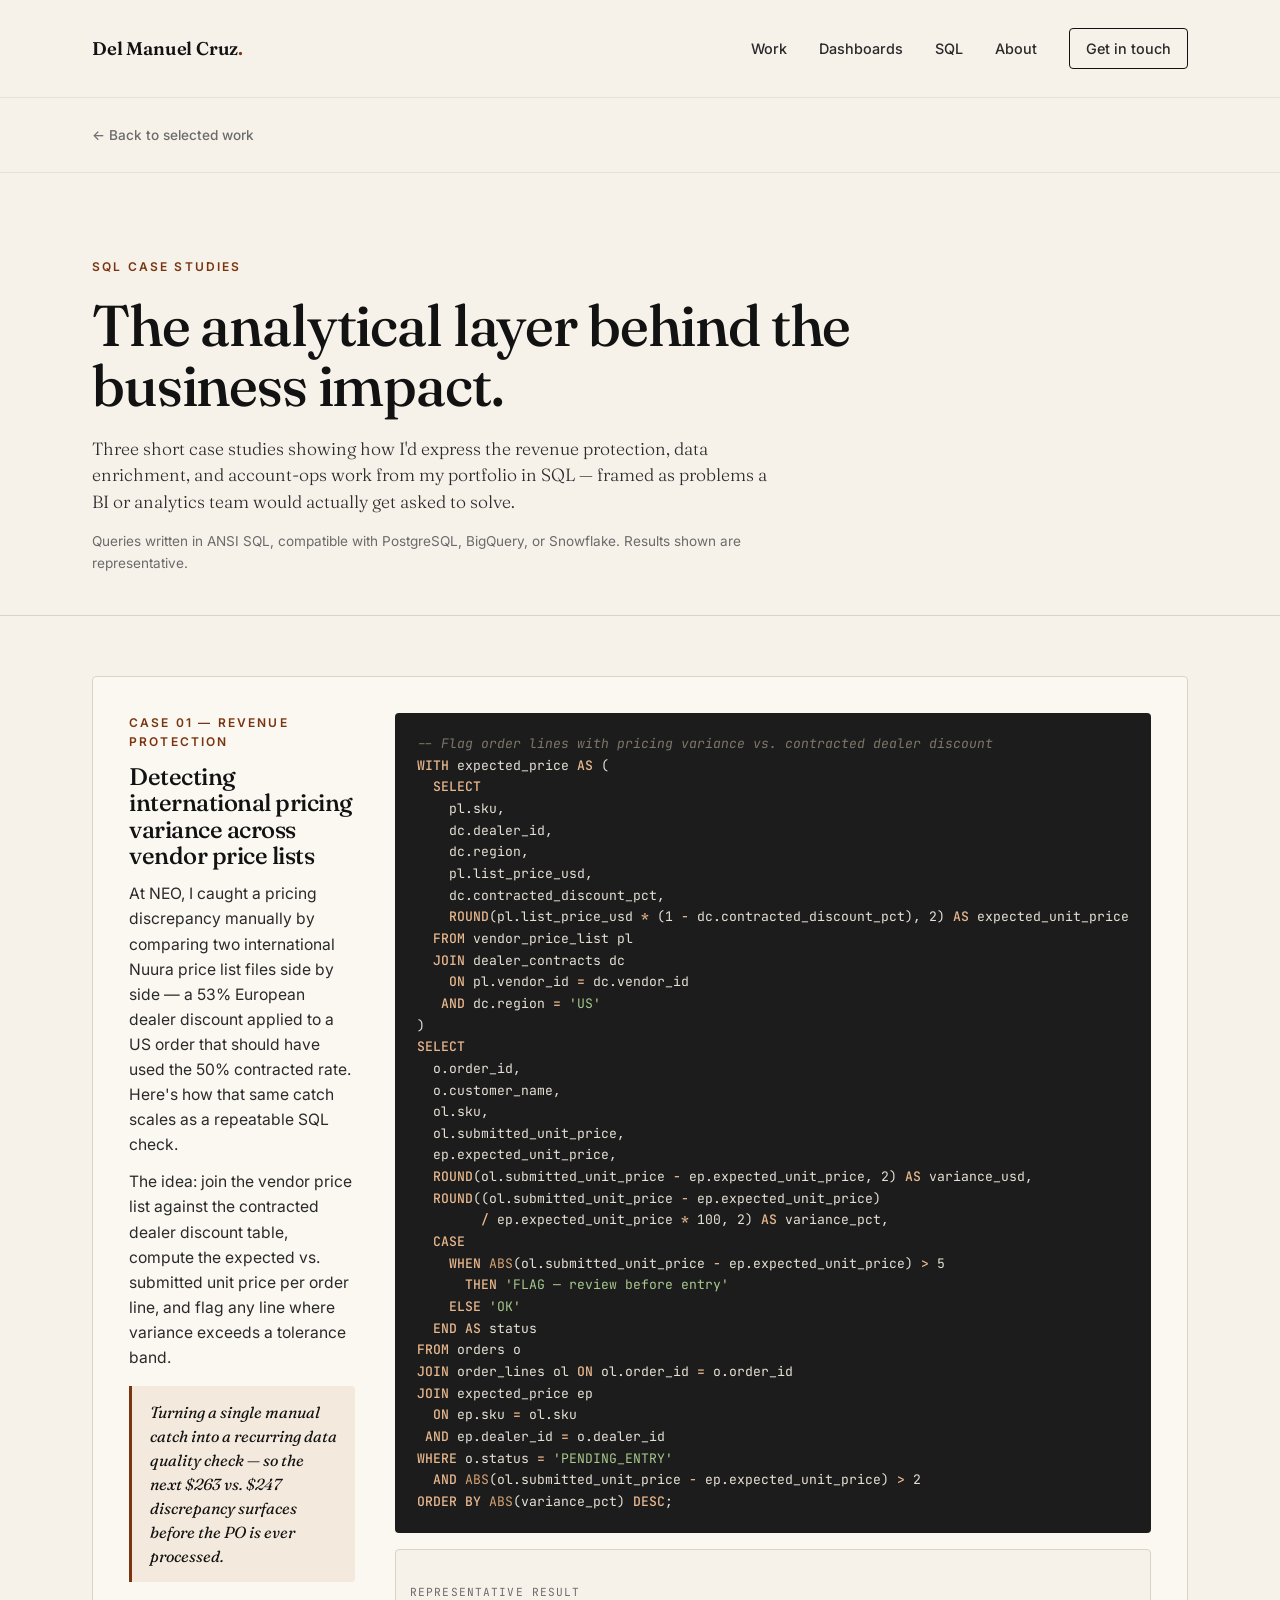
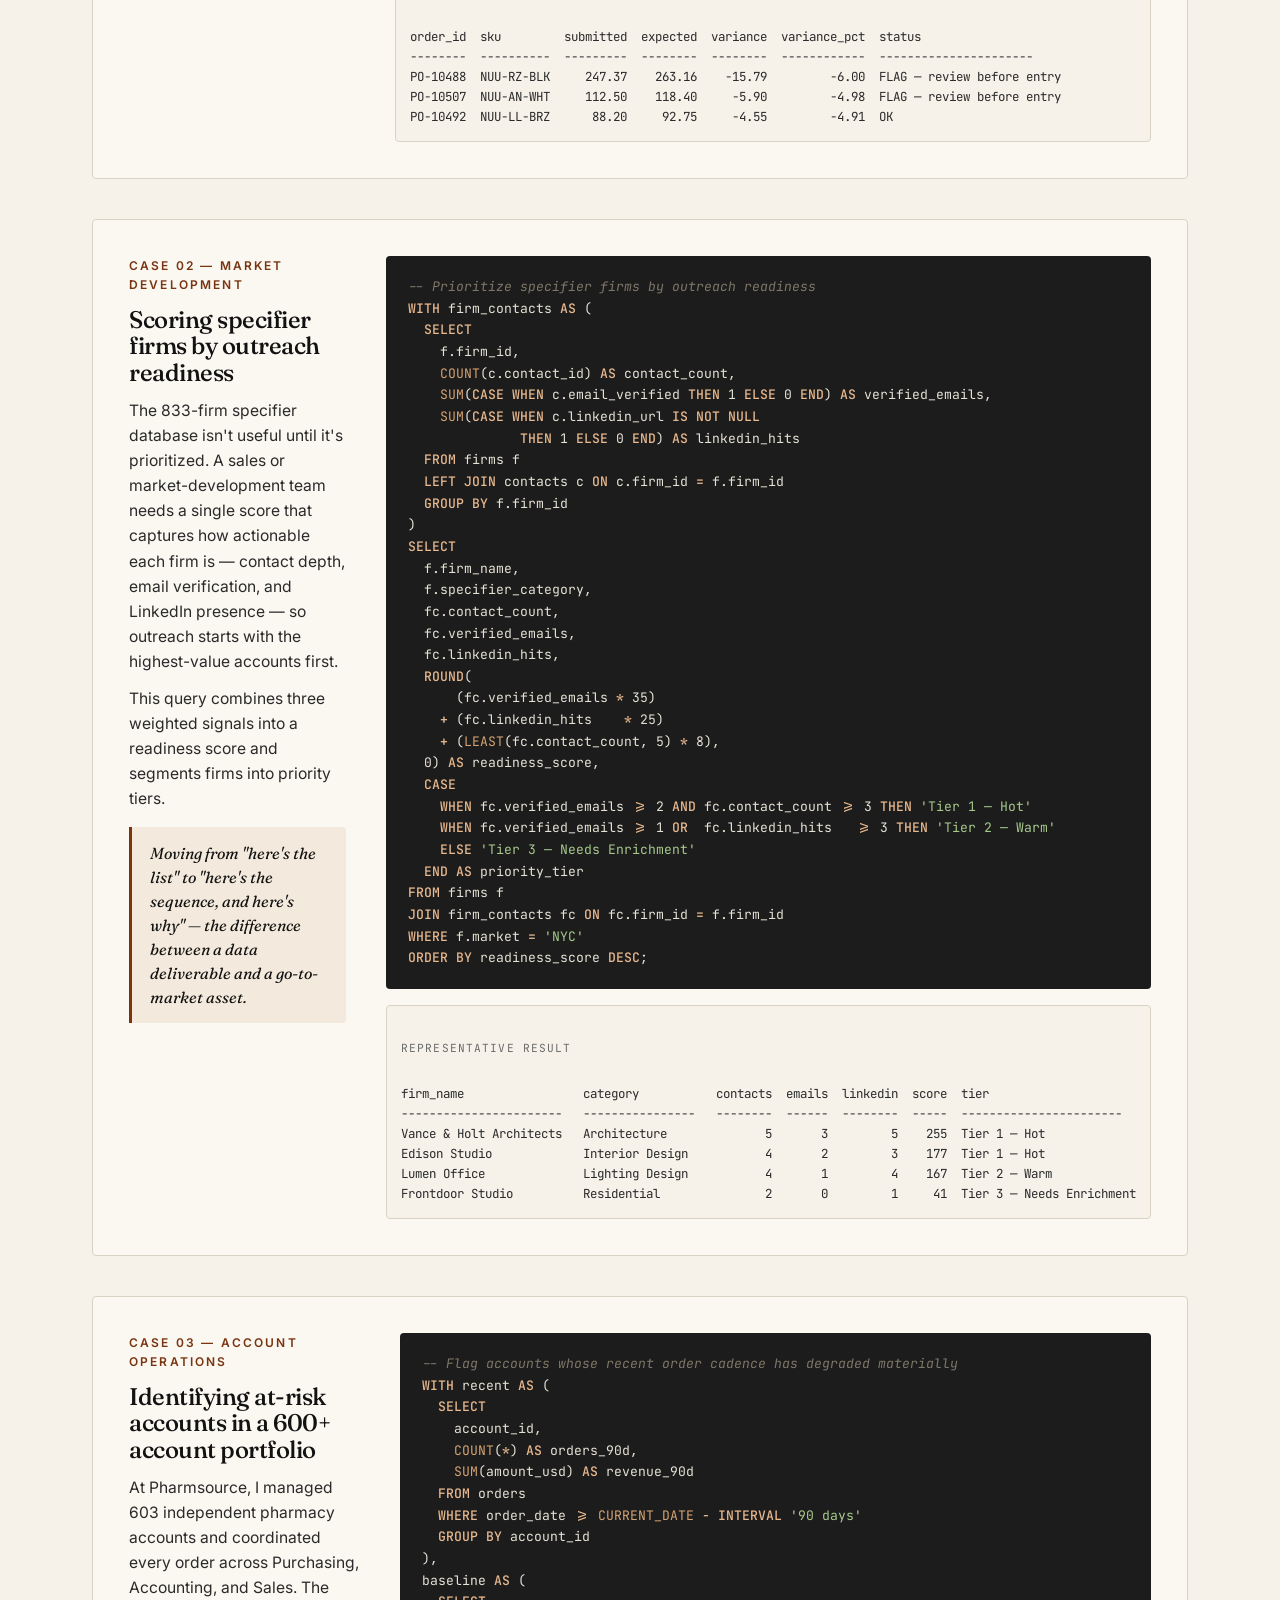
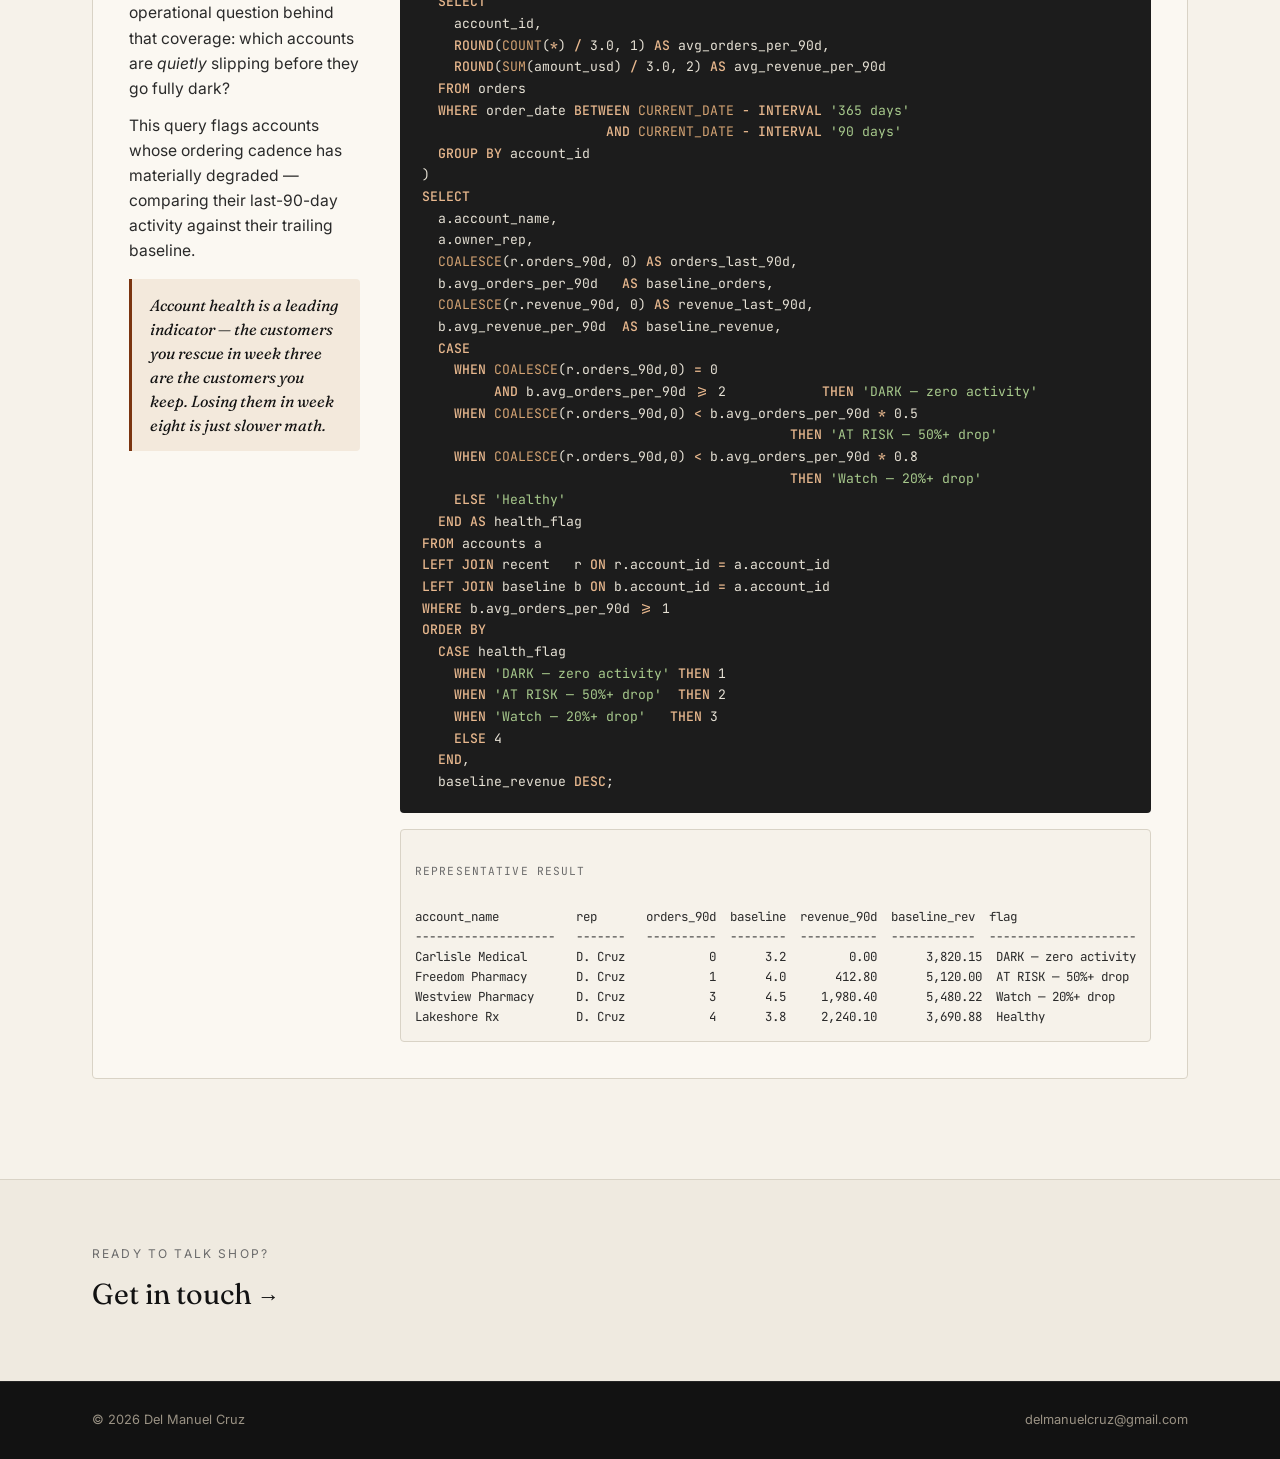
<file: sql-projects.html>
<!DOCTYPE html>
<html lang="en">
<head>
  <meta charset="UTF-8" />
  <meta name="viewport" content="width=device-width, initial-scale=1.0" />
  <title>SQL Case Studies — Del Manuel Cruz</title>
  <meta name="description" content="SQL case studies — pricing variance detection, data quality audits, specifier enrichment queries — the analytical layer behind the business impact." />
  <link rel="stylesheet" href="styles.css" />
</head>
<body>

  <nav class="nav">
    <div class="container nav-inner">
      <a href="index.html" class="brand">Del Manuel Cruz<span class="dot">.</span></a>
      <div class="nav-links">
        <a href="index.html#work">Work</a>
        <a href="dashboards.html">Dashboards</a>
        <a href="sql-projects.html">SQL</a>
        <a href="index.html#about">About</a>
        <a href="index.html#contact" class="nav-cta">Get in touch</a>
      </div>
    </div>
  </nav>

  <div class="case-nav">
    <div class="container">
      <a href="index.html#work" class="case-back">← Back to selected work</a>
    </div>
  </div>

  <header class="dash-hero">
    <div class="container">
      <span class="eyebrow">SQL Case Studies</span>
      <h1>The analytical layer behind the business impact.</h1>
      <p class="lede">
        Three short case studies showing how I'd express the revenue protection, data enrichment, and account-ops work from my portfolio in SQL — framed as problems a BI or analytics team would actually get asked to solve.
      </p>
      <p style="margin-top:16px; font-size:0.85rem; color:var(--muted);">
        Queries written in ANSI SQL, compatible with PostgreSQL, BigQuery, or Snowflake. Results shown are representative.
      </p>
    </div>
  </header>

  <section style="padding: 60px 0;">
    <div class="container">

      <!-- CASE 1: Pricing variance -->
      <div class="sql-card">
        <div class="sql-meta">
          <span class="eyebrow">Case 01 — Revenue Protection</span>
          <h3 style="margin-top:10px;">Detecting international pricing variance across vendor price lists</h3>
          <p>
            At NEO, I caught a pricing discrepancy manually by comparing two international Nuura price list files side by side — a 53% European dealer discount applied to a US order that should have used the 50% contracted rate. Here's how that same catch scales as a repeatable SQL check.
          </p>
          <p>
            The idea: join the vendor price list against the contracted dealer discount table, compute the expected vs. submitted unit price per order line, and flag any line where variance exceeds a tolerance band.
          </p>
          <div class="sql-insight">
            Turning a single manual catch into a recurring data quality check — so the next $263 vs. $247 discrepancy surfaces before the PO is ever processed.
          </div>
        </div>
        <div>
          <pre class="sql-code"><span class="c">-- Flag order lines with pricing variance vs. contracted dealer discount</span>
<span class="k">WITH</span> expected_price <span class="k">AS</span> (
  <span class="k">SELECT</span>
    pl.sku,
    dc.dealer_id,
    dc.region,
    pl.list_price_usd,
    dc.contracted_discount_pct,
    <span class="k">ROUND</span>(pl.list_price_usd <span class="k">*</span> (<span class="n">1</span> <span class="k">-</span> dc.contracted_discount_pct), <span class="n">2</span>) <span class="k">AS</span> expected_unit_price
  <span class="k">FROM</span> vendor_price_list pl
  <span class="k">JOIN</span> dealer_contracts dc
    <span class="k">ON</span> pl.vendor_id <span class="k">=</span> dc.vendor_id
   <span class="k">AND</span> dc.region <span class="k">=</span> <span class="s">'US'</span>
)
<span class="k">SELECT</span>
  o.order_id,
  o.customer_name,
  ol.sku,
  ol.submitted_unit_price,
  ep.expected_unit_price,
  <span class="k">ROUND</span>(ol.submitted_unit_price <span class="k">-</span> ep.expected_unit_price, <span class="n">2</span>) <span class="k">AS</span> variance_usd,
  <span class="k">ROUND</span>((ol.submitted_unit_price <span class="k">-</span> ep.expected_unit_price)
        <span class="k">/</span> ep.expected_unit_price <span class="k">*</span> <span class="n">100</span>, <span class="n">2</span>) <span class="k">AS</span> variance_pct,
  <span class="k">CASE</span>
    <span class="k">WHEN</span> <span class="f">ABS</span>(ol.submitted_unit_price <span class="k">-</span> ep.expected_unit_price) <span class="k">&gt;</span> <span class="n">5</span>
      <span class="k">THEN</span> <span class="s">'FLAG — review before entry'</span>
    <span class="k">ELSE</span> <span class="s">'OK'</span>
  <span class="k">END</span> <span class="k">AS</span> status
<span class="k">FROM</span> orders o
<span class="k">JOIN</span> order_lines ol <span class="k">ON</span> ol.order_id <span class="k">=</span> o.order_id
<span class="k">JOIN</span> expected_price ep
  <span class="k">ON</span> ep.sku <span class="k">=</span> ol.sku
 <span class="k">AND</span> ep.dealer_id <span class="k">=</span> o.dealer_id
<span class="k">WHERE</span> o.status <span class="k">=</span> <span class="s">'PENDING_ENTRY'</span>
  <span class="k">AND</span> <span class="f">ABS</span>(ol.submitted_unit_price <span class="k">-</span> ep.expected_unit_price) <span class="k">&gt;</span> <span class="n">2</span>
<span class="k">ORDER</span> <span class="k">BY</span> <span class="f">ABS</span>(variance_pct) <span class="k">DESC</span>;</pre>

          <div class="sql-result">
<span class="hdr">Representative result</span>
order_id  sku         submitted  expected  variance  variance_pct  status
--------  ----------  ---------  --------  --------  ------------  ----------------------
PO-10488  NUU-RZ-BLK     247.37    263.16    -15.79         -6.00  FLAG — review before entry
PO-10507  NUU-AN-WHT     112.50    118.40     -5.90         -4.98  FLAG — review before entry
PO-10492  NUU-LL-BRZ      88.20     92.75     -4.55         -4.91  OK</div>
        </div>
      </div>

      <!-- CASE 2: Specifier enrichment -->
      <div class="sql-card">
        <div class="sql-meta">
          <span class="eyebrow">Case 02 — Market Development</span>
          <h3 style="margin-top:10px;">Scoring specifier firms by outreach readiness</h3>
          <p>
            The 833-firm specifier database isn't useful until it's prioritized. A sales or market-development team needs a single score that captures how actionable each firm is — contact depth, email verification, and LinkedIn presence — so outreach starts with the highest-value accounts first.
          </p>
          <p>
            This query combines three weighted signals into a readiness score and segments firms into priority tiers.
          </p>
          <div class="sql-insight">
            Moving from "here's the list" to "here's the sequence, and here's why" — the difference between a data deliverable and a go-to-market asset.
          </div>
        </div>
        <div>
          <pre class="sql-code"><span class="c">-- Prioritize specifier firms by outreach readiness</span>
<span class="k">WITH</span> firm_contacts <span class="k">AS</span> (
  <span class="k">SELECT</span>
    f.firm_id,
    <span class="f">COUNT</span>(c.contact_id) <span class="k">AS</span> contact_count,
    <span class="f">SUM</span>(<span class="k">CASE</span> <span class="k">WHEN</span> c.email_verified <span class="k">THEN</span> <span class="n">1</span> <span class="k">ELSE</span> <span class="n">0</span> <span class="k">END</span>) <span class="k">AS</span> verified_emails,
    <span class="f">SUM</span>(<span class="k">CASE</span> <span class="k">WHEN</span> c.linkedin_url <span class="k">IS</span> <span class="k">NOT</span> <span class="k">NULL</span>
              <span class="k">THEN</span> <span class="n">1</span> <span class="k">ELSE</span> <span class="n">0</span> <span class="k">END</span>) <span class="k">AS</span> linkedin_hits
  <span class="k">FROM</span> firms f
  <span class="k">LEFT</span> <span class="k">JOIN</span> contacts c <span class="k">ON</span> c.firm_id <span class="k">=</span> f.firm_id
  <span class="k">GROUP</span> <span class="k">BY</span> f.firm_id
)
<span class="k">SELECT</span>
  f.firm_name,
  f.specifier_category,
  fc.contact_count,
  fc.verified_emails,
  fc.linkedin_hits,
  <span class="k">ROUND</span>(
      (fc.verified_emails <span class="k">*</span> <span class="n">35</span>)
    <span class="k">+</span> (fc.linkedin_hits    <span class="k">*</span> <span class="n">25</span>)
    <span class="k">+</span> (<span class="f">LEAST</span>(fc.contact_count, <span class="n">5</span>) <span class="k">*</span> <span class="n">8</span>),
  <span class="n">0</span>) <span class="k">AS</span> readiness_score,
  <span class="k">CASE</span>
    <span class="k">WHEN</span> fc.verified_emails <span class="k">&gt;=</span> <span class="n">2</span> <span class="k">AND</span> fc.contact_count <span class="k">&gt;=</span> <span class="n">3</span> <span class="k">THEN</span> <span class="s">'Tier 1 — Hot'</span>
    <span class="k">WHEN</span> fc.verified_emails <span class="k">&gt;=</span> <span class="n">1</span> <span class="k">OR</span>  fc.linkedin_hits   <span class="k">&gt;=</span> <span class="n">3</span> <span class="k">THEN</span> <span class="s">'Tier 2 — Warm'</span>
    <span class="k">ELSE</span> <span class="s">'Tier 3 — Needs Enrichment'</span>
  <span class="k">END</span> <span class="k">AS</span> priority_tier
<span class="k">FROM</span> firms f
<span class="k">JOIN</span> firm_contacts fc <span class="k">ON</span> fc.firm_id <span class="k">=</span> f.firm_id
<span class="k">WHERE</span> f.market <span class="k">=</span> <span class="s">'NYC'</span>
<span class="k">ORDER</span> <span class="k">BY</span> readiness_score <span class="k">DESC</span>;</pre>

          <div class="sql-result">
<span class="hdr">Representative result</span>
firm_name                 category           contacts  emails  linkedin  score  tier
-----------------------   ----------------   --------  ------  --------  -----  -----------------------
Vance & Holt Architects   Architecture              5       3         5    255  Tier 1 — Hot
Edison Studio             Interior Design           4       2         3    177  Tier 1 — Hot
Lumen Office              Lighting Design           4       1         4    167  Tier 2 — Warm
Frontdoor Studio          Residential               2       0         1     41  Tier 3 — Needs Enrichment</div>
        </div>
      </div>

      <!-- CASE 3: Account health -->
      <div class="sql-card">
        <div class="sql-meta">
          <span class="eyebrow">Case 03 — Account Operations</span>
          <h3 style="margin-top:10px;">Identifying at-risk accounts in a 600+ account portfolio</h3>
          <p>
            At Pharmsource, I managed 603 independent pharmacy accounts and coordinated every order across Purchasing, Accounting, and Sales. The operational question behind that coverage: which accounts are <em>quietly</em> slipping before they go fully dark?
          </p>
          <p>
            This query flags accounts whose ordering cadence has materially degraded — comparing their last-90-day activity against their trailing baseline.
          </p>
          <div class="sql-insight">
            Account health is a leading indicator — the customers you rescue in week three are the customers you keep. Losing them in week eight is just slower math.
          </div>
        </div>
        <div>
          <pre class="sql-code"><span class="c">-- Flag accounts whose recent order cadence has degraded materially</span>
<span class="k">WITH</span> recent <span class="k">AS</span> (
  <span class="k">SELECT</span>
    account_id,
    <span class="f">COUNT</span>(<span class="k">*</span>) <span class="k">AS</span> orders_90d,
    <span class="f">SUM</span>(amount_usd) <span class="k">AS</span> revenue_90d
  <span class="k">FROM</span> orders
  <span class="k">WHERE</span> order_date <span class="k">&gt;=</span> <span class="f">CURRENT_DATE</span> <span class="k">-</span> <span class="k">INTERVAL</span> <span class="s">'90 days'</span>
  <span class="k">GROUP</span> <span class="k">BY</span> account_id
),
baseline <span class="k">AS</span> (
  <span class="k">SELECT</span>
    account_id,
    <span class="k">ROUND</span>(<span class="f">COUNT</span>(<span class="k">*</span>) <span class="k">/</span> <span class="n">3.0</span>, <span class="n">1</span>) <span class="k">AS</span> avg_orders_per_90d,
    <span class="k">ROUND</span>(<span class="f">SUM</span>(amount_usd) <span class="k">/</span> <span class="n">3.0</span>, <span class="n">2</span>) <span class="k">AS</span> avg_revenue_per_90d
  <span class="k">FROM</span> orders
  <span class="k">WHERE</span> order_date <span class="k">BETWEEN</span> <span class="f">CURRENT_DATE</span> <span class="k">-</span> <span class="k">INTERVAL</span> <span class="s">'365 days'</span>
                       <span class="k">AND</span> <span class="f">CURRENT_DATE</span> <span class="k">-</span> <span class="k">INTERVAL</span> <span class="s">'90 days'</span>
  <span class="k">GROUP</span> <span class="k">BY</span> account_id
)
<span class="k">SELECT</span>
  a.account_name,
  a.owner_rep,
  <span class="f">COALESCE</span>(r.orders_90d, <span class="n">0</span>) <span class="k">AS</span> orders_last_90d,
  b.avg_orders_per_90d   <span class="k">AS</span> baseline_orders,
  <span class="f">COALESCE</span>(r.revenue_90d, <span class="n">0</span>) <span class="k">AS</span> revenue_last_90d,
  b.avg_revenue_per_90d  <span class="k">AS</span> baseline_revenue,
  <span class="k">CASE</span>
    <span class="k">WHEN</span> <span class="f">COALESCE</span>(r.orders_90d,<span class="n">0</span>) <span class="k">=</span> <span class="n">0</span>
         <span class="k">AND</span> b.avg_orders_per_90d <span class="k">&gt;=</span> <span class="n">2</span>            <span class="k">THEN</span> <span class="s">'DARK — zero activity'</span>
    <span class="k">WHEN</span> <span class="f">COALESCE</span>(r.orders_90d,<span class="n">0</span>) <span class="k">&lt;</span> b.avg_orders_per_90d <span class="k">*</span> <span class="n">0.5</span>
                                              <span class="k">THEN</span> <span class="s">'AT RISK — 50%+ drop'</span>
    <span class="k">WHEN</span> <span class="f">COALESCE</span>(r.orders_90d,<span class="n">0</span>) <span class="k">&lt;</span> b.avg_orders_per_90d <span class="k">*</span> <span class="n">0.8</span>
                                              <span class="k">THEN</span> <span class="s">'Watch — 20%+ drop'</span>
    <span class="k">ELSE</span> <span class="s">'Healthy'</span>
  <span class="k">END</span> <span class="k">AS</span> health_flag
<span class="k">FROM</span> accounts a
<span class="k">LEFT</span> <span class="k">JOIN</span> recent   r <span class="k">ON</span> r.account_id <span class="k">=</span> a.account_id
<span class="k">LEFT</span> <span class="k">JOIN</span> baseline b <span class="k">ON</span> b.account_id <span class="k">=</span> a.account_id
<span class="k">WHERE</span> b.avg_orders_per_90d <span class="k">&gt;=</span> <span class="n">1</span>
<span class="k">ORDER</span> <span class="k">BY</span>
  <span class="k">CASE</span> health_flag
    <span class="k">WHEN</span> <span class="s">'DARK — zero activity'</span> <span class="k">THEN</span> <span class="n">1</span>
    <span class="k">WHEN</span> <span class="s">'AT RISK — 50%+ drop'</span>  <span class="k">THEN</span> <span class="n">2</span>
    <span class="k">WHEN</span> <span class="s">'Watch — 20%+ drop'</span>   <span class="k">THEN</span> <span class="n">3</span>
    <span class="k">ELSE</span> <span class="n">4</span>
  <span class="k">END</span>,
  baseline_revenue <span class="k">DESC</span>;</pre>

          <div class="sql-result">
<span class="hdr">Representative result</span>
account_name           rep       orders_90d  baseline  revenue_90d  baseline_rev  flag
--------------------   -------   ----------  --------  -----------  ------------  ---------------------
Carlisle Medical       D. Cruz            0       3.2         0.00       3,820.15  DARK — zero activity
Freedom Pharmacy       D. Cruz            1       4.0       412.80       5,120.00  AT RISK — 50%+ drop
Westview Pharmacy      D. Cruz            3       4.5     1,980.40       5,480.22  Watch — 20%+ drop
Lakeshore Rx           D. Cruz            4       3.8     2,240.10       3,690.88  Healthy</div>
        </div>
      </div>

    </div>
  </section>

  <div class="next-case">
    <div class="container">
      <a href="index.html#contact">
        <div class="next-case-inner">
          <div>
            <div class="next-case-label">Ready to talk shop?</div>
            <div class="next-case-title">Get in touch <span class="arrow">→</span></div>
          </div>
        </div>
      </a>
    </div>
  </div>

  <footer>
    <div class="container">
      <span>© 2026 Del Manuel Cruz</span>
      <span><a href="mailto:delmanuelcruz@gmail.com" style="color:inherit;">delmanuelcruz@gmail.com</a></span>
    </div>
  </footer>

  <script src="interactions.js"></script>
</body>
</html>
</file>
<file: styles.css>
/* =========================================================
   Del Manuel Cruz — Portfolio
   Executive / Consulting aesthetic
   ========================================================= */

@import url('https://fonts.googleapis.com/css2?family=Fraunces:opsz,wght@9..144,300;9..144,400;9..144,500;9..144,600;9..144,700&family=Inter:wght@300;400;500;600;700&family=JetBrains+Mono:wght@400;500&display=swap');

:root {
  --bg: #F6F2EA;
  --bg-alt: #EFEAE0;
  --bg-card: #FBF8F2;
  --ink: #121212;
  --ink-2: #2A2A2A;
  --muted: #6B6B6B;
  --muted-2: #8A8A8A;
  --line: #D9D3C6;
  --line-soft: #E6E1D5;
  --accent: #7A3410;        /* deep rust */
  --accent-2: #1E2A44;      /* deep navy */
  --accent-soft: #F3E9DC;
  --success: #2C5E3F;
  --radius: 4px;
  --maxw: 1160px;
  --shadow-sm: 0 1px 2px rgba(18,18,18,0.04);
  --shadow-md: 0 4px 20px rgba(18,18,18,0.06);
}

* { box-sizing: border-box; margin: 0; padding: 0; }

html { scroll-behavior: smooth; }

body {
  background: var(--bg);
  color: var(--ink);
  font-family: 'Inter', -apple-system, BlinkMacSystemFont, sans-serif;
  font-size: 16px;
  line-height: 1.6;
  -webkit-font-smoothing: antialiased;
  -moz-osx-font-smoothing: grayscale;
}

/* ---------- Typography ---------- */
h1, h2, h3, h4 {
  font-family: 'Fraunces', Georgia, serif;
  font-weight: 500;
  color: var(--ink);
  letter-spacing: -0.02em;
  line-height: 1.1;
}
h1 { font-size: clamp(2.4rem, 5vw, 4.2rem); font-weight: 500; }
h2 { font-size: clamp(1.8rem, 3vw, 2.6rem); font-weight: 500; }
h3 { font-size: clamp(1.2rem, 2vw, 1.5rem); font-weight: 500; }
h4 { font-size: 1.05rem; font-weight: 600; font-family: 'Inter', sans-serif; letter-spacing: 0; }

p { color: var(--ink-2); }

a {
  color: var(--ink);
  text-decoration: none;
  transition: color 0.2s ease, border-color 0.2s ease;
}
a:hover { color: var(--accent); }

.eyebrow {
  font-family: 'Inter', sans-serif;
  font-size: 0.75rem;
  font-weight: 600;
  text-transform: uppercase;
  letter-spacing: 0.18em;
  color: var(--accent);
  display: inline-block;
}

.mono {
  font-family: 'JetBrains Mono', ui-monospace, monospace;
  font-size: 0.85rem;
  letter-spacing: 0.01em;
}

/* ---------- Layout ---------- */
.container {
  max-width: var(--maxw);
  margin: 0 auto;
  padding: 0 32px;
}

@media (max-width: 640px) {
  .container { padding: 0 20px; }
}

section { padding: 96px 0; }
@media (max-width: 768px) { section { padding: 64px 0; } }

.divider {
  height: 1px;
  background: var(--line);
  border: none;
  margin: 0;
}

/* ---------- Nav ---------- */
.nav {
  padding: 28px 0;
  border-bottom: 1px solid var(--line-soft);
  background: var(--bg);
  position: sticky;
  top: 0;
  z-index: 50;
  backdrop-filter: saturate(140%) blur(8px);
}
.nav-inner {
  display: flex;
  justify-content: space-between;
  align-items: center;
}
.brand {
  font-family: 'Fraunces', serif;
  font-size: 1.15rem;
  font-weight: 600;
  letter-spacing: -0.01em;
  color: var(--ink);
}
.brand .dot { color: var(--accent); }
.nav-links { display: flex; gap: 32px; align-items: center; }
.nav-links a {
  font-size: 0.9rem;
  font-weight: 500;
  color: var(--ink-2);
  position: relative;
}
.nav-links a:hover { color: var(--accent); }
.nav-cta {
  padding: 8px 16px;
  border: 1px solid var(--ink);
  border-radius: var(--radius);
  font-size: 0.85rem;
}
.nav-cta:hover {
  background: var(--ink);
  color: var(--bg) !important;
}

@media (max-width: 640px) {
  .nav-links { gap: 18px; }
  .nav-links a:not(.nav-cta) { display: none; }
}

/* ---------- Hero ---------- */
.hero {
  padding: 120px 0 80px;
  border-bottom: 1px solid var(--line-soft);
}
.hero-grid {
  display: grid;
  grid-template-columns: 1.4fr 1fr;
  gap: 64px;
  align-items: end;
}
@media (max-width: 900px) {
  .hero-grid { grid-template-columns: 1fr; gap: 32px; }
}
.hero h1 {
  font-size: clamp(2.8rem, 6vw, 5rem);
  line-height: 0.98;
  margin-bottom: 28px;
}
.hero h1 em {
  font-style: italic;
  color: var(--accent);
  font-weight: 400;
}
.hero-sub {
  font-size: 1.1rem;
  color: var(--ink-2);
  max-width: 540px;
  margin-bottom: 32px;
}
.hero-meta {
  display: flex;
  flex-direction: column;
  gap: 14px;
  padding-left: 24px;
  border-left: 1px solid var(--line);
}
.hero-meta-item {
  display: flex;
  flex-direction: column;
}
.hero-meta-label {
  font-size: 0.7rem;
  text-transform: uppercase;
  letter-spacing: 0.15em;
  color: var(--muted-2);
  margin-bottom: 4px;
}
.hero-meta-value {
  font-size: 0.95rem;
  color: var(--ink);
  font-weight: 500;
}

/* ---------- Buttons ---------- */
.btn {
  display: inline-flex;
  align-items: center;
  gap: 8px;
  padding: 14px 24px;
  font-size: 0.9rem;
  font-weight: 500;
  border-radius: var(--radius);
  transition: all 0.2s ease;
  cursor: pointer;
  border: 1px solid var(--ink);
}
.btn-primary {
  background: var(--ink);
  color: var(--bg);
}
.btn-primary:hover {
  background: var(--accent);
  border-color: var(--accent);
  color: #fff;
}
.btn-ghost {
  background: transparent;
  color: var(--ink);
}
.btn-ghost:hover {
  background: var(--ink);
  color: var(--bg);
}
.btn-row { display: flex; gap: 12px; flex-wrap: wrap; }

.arrow { transition: transform 0.2s ease; }
a:hover .arrow, .btn:hover .arrow { transform: translateX(3px); }

/* ---------- Section header ---------- */
.section-head {
  display: flex;
  justify-content: space-between;
  align-items: baseline;
  margin-bottom: 48px;
  padding-bottom: 20px;
  border-bottom: 1px solid var(--line);
  gap: 32px;
  flex-wrap: wrap;
}
.section-head h2 { max-width: 720px; }
.section-head-num {
  font-family: 'JetBrains Mono', monospace;
  font-size: 0.8rem;
  color: var(--muted-2);
}

/* ---------- Work cards ---------- */
.work-list {
  display: flex;
  flex-direction: column;
}
.work-card {
  display: grid;
  grid-template-columns: 100px 1.4fr 1fr 40px;
  gap: 32px;
  align-items: start;
  padding: 36px 0;
  border-bottom: 1px solid var(--line-soft);
  transition: padding 0.25s ease;
}
.work-card:hover { padding-left: 8px; }
.work-card:last-child { border-bottom: none; }
.work-num {
  font-family: 'JetBrains Mono', monospace;
  font-size: 0.8rem;
  color: var(--muted-2);
  padding-top: 6px;
}
.work-title h3 {
  font-family: 'Fraunces', serif;
  font-size: 1.6rem;
  margin-bottom: 6px;
}
.work-title .work-role {
  font-size: 0.85rem;
  color: var(--muted);
  display: block;
}
.work-title .work-role strong { color: var(--ink-2); font-weight: 500; }
.work-desc { color: var(--ink-2); font-size: 0.95rem; padding-top: 4px; }
.work-arrow {
  display: flex;
  justify-content: flex-end;
  padding-top: 8px;
  font-size: 1.5rem;
  color: var(--ink);
  transition: transform 0.25s ease;
}
.work-card:hover .work-arrow { transform: translateX(6px); color: var(--accent); }

@media (max-width: 820px) {
  .work-card { grid-template-columns: 1fr; gap: 12px; padding: 28px 0; }
  .work-arrow { justify-content: flex-start; padding-top: 0; }
  .work-num { padding-top: 0; }
}

/* ---------- Metric chips ---------- */
.chip-row {
  display: flex;
  gap: 8px;
  flex-wrap: wrap;
  margin-top: 14px;
}
.chip {
  font-family: 'JetBrains Mono', monospace;
  font-size: 0.75rem;
  padding: 4px 10px;
  background: var(--accent-soft);
  color: var(--accent);
  border-radius: 20px;
  font-weight: 500;
  letter-spacing: 0.02em;
}

/* ---------- About ---------- */
.about {
  background: var(--bg-alt);
  border-top: 1px solid var(--line-soft);
  border-bottom: 1px solid var(--line-soft);
}
.about-grid {
  display: grid;
  grid-template-columns: 1fr 1.5fr;
  gap: 80px;
}
@media (max-width: 860px) {
  .about-grid { grid-template-columns: 1fr; gap: 32px; }
}
.about h2 { margin-bottom: 16px; }
.about-lead {
  font-size: 1.15rem;
  color: var(--ink-2);
  margin-bottom: 24px;
  font-family: 'Fraunces', serif;
  font-weight: 400;
  line-height: 1.5;
}
.about p { margin-bottom: 16px; }

.pillars {
  display: grid;
  grid-template-columns: 1fr 1fr;
  gap: 32px;
  margin-top: 32px;
}
@media (max-width: 640px) { .pillars { grid-template-columns: 1fr; gap: 20px; } }
.pillar h4 {
  font-size: 0.85rem;
  text-transform: uppercase;
  letter-spacing: 0.1em;
  color: var(--accent);
  margin-bottom: 8px;
}
.pillar p { font-size: 0.95rem; }

/* ---------- Skills grid ---------- */
.skills-grid {
  display: grid;
  grid-template-columns: repeat(3, 1fr);
  gap: 48px;
}
@media (max-width: 820px) { .skills-grid { grid-template-columns: 1fr; gap: 32px; } }
.skill-col h4 {
  font-size: 0.8rem;
  text-transform: uppercase;
  letter-spacing: 0.15em;
  color: var(--accent);
  margin-bottom: 16px;
  padding-bottom: 10px;
  border-bottom: 1px solid var(--line);
}
.skill-list {
  list-style: none;
  display: flex;
  flex-direction: column;
  gap: 8px;
}
.skill-list li {
  font-size: 0.95rem;
  color: var(--ink-2);
  display: flex;
  align-items: baseline;
  gap: 10px;
}
.skill-list li::before {
  content: "—";
  color: var(--muted-2);
}
.badge {
  display: inline-block;
  font-size: 0.7rem;
  padding: 2px 8px;
  background: var(--bg);
  border: 1px solid var(--line);
  border-radius: 12px;
  margin-left: 6px;
  color: var(--muted);
  font-weight: 500;
}
.badge-active {
  color: var(--success);
  border-color: var(--success);
  background: rgba(44,94,63,0.06);
}

/* ---------- Contact ---------- */
.contact {
  background: var(--ink);
  color: var(--bg);
  padding: 120px 0;
}
.contact h2 { color: var(--bg); margin-bottom: 24px; max-width: 800px; }
.contact h2 em { color: #E8B88E; font-style: italic; font-weight: 400; }
.contact-lead {
  font-size: 1.1rem;
  color: #C8C2B4;
  max-width: 640px;
  margin-bottom: 48px;
}
.contact-grid {
  display: grid;
  grid-template-columns: repeat(3, 1fr);
  gap: 32px;
  border-top: 1px solid rgba(255,255,255,0.12);
  padding-top: 40px;
}
@media (max-width: 720px) { .contact-grid { grid-template-columns: 1fr; gap: 20px; } }
.contact-item-label {
  font-size: 0.72rem;
  text-transform: uppercase;
  letter-spacing: 0.18em;
  color: #9A9284;
  margin-bottom: 8px;
}
.contact-item a, .contact-item span {
  color: var(--bg);
  font-size: 1.05rem;
  font-family: 'Fraunces', serif;
  border-bottom: 1px solid rgba(255,255,255,0.2);
  padding-bottom: 4px;
  display: inline-block;
}
.contact-item a:hover {
  color: #E8B88E;
  border-bottom-color: #E8B88E;
}

/* ---------- Footer ---------- */
footer {
  background: var(--ink);
  color: #9A9284;
  padding: 28px 0;
  font-size: 0.8rem;
  border-top: 1px solid rgba(255,255,255,0.08);
}
footer .container {
  display: flex;
  justify-content: space-between;
  flex-wrap: wrap;
  gap: 12px;
}

/* ==========================================================
   CASE STUDY PAGES
   ========================================================== */
.case-nav {
  padding: 24px 0;
  border-bottom: 1px solid var(--line-soft);
}
.case-back {
  font-size: 0.85rem;
  color: var(--muted);
  font-weight: 500;
}
.case-back:hover { color: var(--accent); }

.case-hero {
  padding: 80px 0 64px;
  border-bottom: 1px solid var(--line);
}
.case-meta-row {
  display: flex;
  gap: 32px;
  flex-wrap: wrap;
  margin-bottom: 32px;
  font-size: 0.85rem;
  color: var(--muted);
}
.case-meta-row span strong {
  color: var(--ink-2);
  font-weight: 500;
  margin-right: 6px;
}
.case-hero h1 {
  font-size: clamp(2.2rem, 5vw, 3.8rem);
  line-height: 1.04;
  max-width: 920px;
  margin-bottom: 24px;
}
.case-tagline {
  font-size: 1.15rem;
  color: var(--ink-2);
  max-width: 720px;
  font-family: 'Fraunces', serif;
  font-weight: 300;
  font-style: italic;
  line-height: 1.5;
}

/* ---- Metric bar ---- */
.metric-bar {
  display: grid;
  grid-template-columns: repeat(4, 1fr);
  border-top: 1px solid var(--line);
  border-bottom: 1px solid var(--line);
}
@media (max-width: 760px) {
  .metric-bar { grid-template-columns: repeat(2, 1fr); }
}
.metric {
  padding: 32px 24px;
  border-right: 1px solid var(--line);
  background: var(--bg-card);
}
.metric:last-child { border-right: none; }
@media (max-width: 760px) {
  .metric:nth-child(2) { border-right: none; }
  .metric:nth-child(odd) { border-right: 1px solid var(--line); }
  .metric:nth-child(1), .metric:nth-child(2) { border-bottom: 1px solid var(--line); }
}
.metric-value {
  font-family: 'Fraunces', serif;
  font-size: 2.2rem;
  font-weight: 500;
  color: var(--accent);
  letter-spacing: -0.02em;
  line-height: 1;
  margin-bottom: 8px;
}
.metric-label {
  font-size: 0.78rem;
  color: var(--muted);
  text-transform: uppercase;
  letter-spacing: 0.12em;
}

/* ---- Case content ---- */
.case-body {
  padding: 80px 0;
}
.case-grid {
  display: grid;
  grid-template-columns: 200px 1fr;
  gap: 64px;
}
@media (max-width: 820px) {
  .case-grid { grid-template-columns: 1fr; gap: 12px; }
}
.case-label {
  font-family: 'JetBrains Mono', monospace;
  font-size: 0.75rem;
  text-transform: uppercase;
  letter-spacing: 0.15em;
  color: var(--muted-2);
  padding-top: 6px;
}
.case-block { margin-bottom: 72px; }
.case-block:last-child { margin-bottom: 0; }
.case-block h2 {
  margin-bottom: 20px;
  max-width: 720px;
}
.case-block p {
  font-size: 1.02rem;
  margin-bottom: 16px;
  max-width: 720px;
  line-height: 1.7;
}
.case-block ul {
  list-style: none;
  margin-top: 8px;
}
.case-block ul li {
  padding: 16px 0;
  border-bottom: 1px solid var(--line-soft);
  display: grid;
  grid-template-columns: 24px 1fr;
  gap: 14px;
  font-size: 0.98rem;
  color: var(--ink-2);
  line-height: 1.6;
}
.case-block ul li::before {
  content: "→";
  color: var(--accent);
  font-weight: 500;
  padding-top: 1px;
}
.case-block ul li strong {
  color: var(--ink);
  font-weight: 600;
}

.pull-quote {
  font-family: 'Fraunces', serif;
  font-size: 1.45rem;
  line-height: 1.35;
  font-weight: 400;
  color: var(--ink);
  padding: 32px 0 32px 28px;
  border-left: 3px solid var(--accent);
  margin: 32px 0;
  font-style: italic;
  max-width: 760px;
}

/* ---- Next case ---- */
.next-case {
  background: var(--bg-alt);
  padding: 64px 0;
  border-top: 1px solid var(--line);
}
.next-case-inner {
  display: flex;
  justify-content: space-between;
  align-items: center;
  flex-wrap: wrap;
  gap: 16px;
}
.next-case-label {
  font-size: 0.75rem;
  text-transform: uppercase;
  letter-spacing: 0.18em;
  color: var(--muted);
  margin-bottom: 8px;
}
.next-case-title {
  font-family: 'Fraunces', serif;
  font-size: 1.8rem;
  color: var(--ink);
}
.next-case a:hover .next-case-title { color: var(--accent); }
.next-case .arrow { font-size: 1.4rem; }

/* ---- Stack list ---- */
.stack-list {
  display: flex;
  flex-wrap: wrap;
  gap: 8px;
  margin-top: 16px;
}
.stack-tag {
  font-family: 'JetBrains Mono', monospace;
  font-size: 0.78rem;
  padding: 5px 10px;
  border: 1px solid var(--line);
  border-radius: var(--radius);
  background: var(--bg);
  color: var(--ink-2);
}

/* ---- Subtle fade in ---- */
@keyframes fadeIn {
  from { opacity: 0; transform: translateY(8px); }
  to { opacity: 1; transform: translateY(0); }
}
.fade { animation: fadeIn 0.6s ease both; }
.fade.delay-1 { animation-delay: 0.08s; }
.fade.delay-2 { animation-delay: 0.16s; }
.fade.delay-3 { animation-delay: 0.24s; }

/* ==========================================================
   INTERACTIVITY — scroll reveals, nav states
   ========================================================== */
.reveal {
  opacity: 0;
  transform: translateY(24px);
  transition: opacity 0.8s ease, transform 0.8s cubic-bezier(0.2, 0.8, 0.2, 1);
  will-change: opacity, transform;
}
.reveal.is-visible {
  opacity: 1;
  transform: translateY(0);
}

.nav { transition: box-shadow 0.25s ease, background 0.25s ease; }
.nav.scrolled {
  box-shadow: 0 1px 0 rgba(18,18,18,0.06), 0 6px 24px rgba(18,18,18,0.04);
  background: rgba(246, 242, 234, 0.92);
}

[data-rotate] {
  transition: opacity 0.26s ease;
  display: inline-block;
}

/* ==========================================================
   DASHBOARD PAGE
   ========================================================== */
.dash-hero {
  padding: 80px 0 40px;
  border-bottom: 1px solid var(--line);
}
.dash-hero h1 {
  font-size: clamp(2.2rem, 5vw, 3.6rem);
  line-height: 1.04;
  max-width: 920px;
  margin: 18px 0 20px;
}
.dash-hero p {
  font-size: 1.1rem;
  color: var(--ink-2);
  max-width: 680px;
}

/* --- Filter bar --- */
.filter-bar {
  background: var(--bg-card);
  border-bottom: 1px solid var(--line);
  padding: 20px 0;
  position: sticky;
  top: 78px;
  z-index: 20;
}
.filter-row {
  display: flex;
  gap: 12px;
  align-items: center;
  flex-wrap: wrap;
}
.filter-label {
  font-family: 'JetBrains Mono', monospace;
  font-size: 0.75rem;
  text-transform: uppercase;
  letter-spacing: 0.15em;
  color: var(--muted);
  margin-right: 8px;
}
.filter-pill {
  padding: 7px 14px;
  font-size: 0.82rem;
  font-weight: 500;
  border: 1px solid var(--line);
  background: var(--bg);
  color: var(--ink-2);
  border-radius: 20px;
  cursor: pointer;
  transition: all 0.2s ease;
  font-family: 'Inter', sans-serif;
}
.filter-pill:hover {
  border-color: var(--ink-2);
  color: var(--ink);
}
.filter-pill.active {
  background: var(--ink);
  color: var(--bg);
  border-color: var(--ink);
}

/* --- KPI tiles --- */
.kpi-grid {
  display: grid;
  grid-template-columns: repeat(4, 1fr);
  gap: 16px;
  padding: 40px 0;
}
@media (max-width: 760px) {
  .kpi-grid { grid-template-columns: repeat(2, 1fr); }
}
.kpi-tile {
  background: var(--bg-card);
  border: 1px solid var(--line);
  border-radius: var(--radius);
  padding: 24px;
  transition: transform 0.25s ease, border-color 0.25s ease, box-shadow 0.25s ease;
}
.kpi-tile:hover {
  border-color: var(--accent);
  transform: translateY(-2px);
  box-shadow: var(--shadow-md);
}
.kpi-label {
  font-size: 0.72rem;
  text-transform: uppercase;
  letter-spacing: 0.15em;
  color: var(--muted);
  margin-bottom: 12px;
}
.kpi-value {
  font-family: 'Fraunces', serif;
  font-size: 2.2rem;
  font-weight: 500;
  color: var(--ink);
  line-height: 1;
  margin-bottom: 8px;
  letter-spacing: -0.02em;
}
.kpi-delta {
  font-family: 'JetBrains Mono', monospace;
  font-size: 0.75rem;
  color: var(--success);
}
.kpi-delta.neg { color: var(--accent); }

/* --- Chart cards --- */
.chart-grid {
  display: grid;
  grid-template-columns: 1.4fr 1fr;
  gap: 20px;
  margin-bottom: 20px;
}
@media (max-width: 880px) {
  .chart-grid { grid-template-columns: 1fr; }
}
.chart-card {
  background: var(--bg-card);
  border: 1px solid var(--line);
  border-radius: var(--radius);
  padding: 24px;
}
.chart-card-head {
  display: flex;
  justify-content: space-between;
  align-items: baseline;
  margin-bottom: 18px;
  padding-bottom: 16px;
  border-bottom: 1px solid var(--line-soft);
  gap: 16px;
  flex-wrap: wrap;
}
.chart-card-head h3 {
  font-family: 'Fraunces', serif;
  font-size: 1.2rem;
}
.chart-card-head .sub {
  font-size: 0.8rem;
  color: var(--muted);
}
.chart-wrap {
  position: relative;
  height: 320px;
}
.chart-wrap.tall { height: 380px; }

/* --- Data table --- */
.table-card {
  background: var(--bg-card);
  border: 1px solid var(--line);
  border-radius: var(--radius);
  padding: 24px;
  margin-top: 20px;
  margin-bottom: 40px;
}
.data-table {
  width: 100%;
  border-collapse: collapse;
  font-size: 0.88rem;
}
.data-table thead th {
  text-align: left;
  font-size: 0.7rem;
  font-weight: 600;
  text-transform: uppercase;
  letter-spacing: 0.12em;
  color: var(--muted);
  padding: 12px 14px;
  border-bottom: 1px solid var(--line);
  cursor: pointer;
  user-select: none;
  white-space: nowrap;
}
.data-table thead th:hover { color: var(--ink); }
.data-table thead th.sorted::after {
  content: " ▾";
  color: var(--accent);
  font-size: 0.7rem;
}
.data-table thead th.sorted.asc::after { content: " ▴"; }
.data-table tbody tr {
  transition: background 0.15s ease;
}
.data-table tbody tr:hover { background: var(--accent-soft); }
.data-table tbody td {
  padding: 12px 14px;
  border-bottom: 1px solid var(--line-soft);
  color: var(--ink-2);
}
.data-table tbody td.num {
  font-family: 'JetBrains Mono', monospace;
  font-size: 0.82rem;
  color: var(--ink);
  text-align: right;
}
.data-table tbody td .dot-ind {
  display: inline-block;
  width: 8px; height: 8px;
  border-radius: 50%;
  background: var(--success);
  margin-right: 8px;
  vertical-align: middle;
}
.data-table tbody td .dot-ind.low { background: var(--accent); }
.data-table tbody td .dot-ind.mid { background: #C19A4B; }

/* ==========================================================
   SQL PROJECTS PAGE
   ========================================================== */
.sql-card {
  background: var(--bg-card);
  border: 1px solid var(--line);
  border-radius: var(--radius);
  padding: 36px;
  margin-bottom: 40px;
  display: grid;
  grid-template-columns: 1fr 1.2fr;
  gap: 40px;
}
@media (max-width: 860px) {
  .sql-card { grid-template-columns: 1fr; gap: 24px; padding: 24px; }
}
.sql-meta h3 {
  font-family: 'Fraunces', serif;
  font-size: 1.5rem;
  margin-bottom: 12px;
}
.sql-meta p {
  font-size: 0.98rem;
  margin-bottom: 12px;
  color: var(--ink-2);
}
.sql-insight {
  background: var(--accent-soft);
  border-left: 3px solid var(--accent);
  padding: 14px 18px;
  margin-top: 16px;
  border-radius: 0 var(--radius) var(--radius) 0;
  font-family: 'Fraunces', serif;
  font-size: 1rem;
  font-style: italic;
  color: var(--ink);
  line-height: 1.5;
}
.sql-code {
  background: #1C1C1C;
  color: #E6E1D5;
  padding: 20px 22px;
  border-radius: var(--radius);
  font-family: 'JetBrains Mono', ui-monospace, monospace;
  font-size: 0.82rem;
  line-height: 1.65;
  overflow-x: auto;
  white-space: pre;
}
.sql-code .k { color: #E8B88E; font-weight: 500; }    /* keyword */
.sql-code .s { color: #A7C98C; }                       /* string  */
.sql-code .n { color: #E6E1D5; }                       /* num/ident */
.sql-code .c { color: #7E7768; font-style: italic; }   /* comment */
.sql-code .f { color: #D4A373; }                       /* function */

.sql-result {
  margin-top: 16px;
  font-family: 'JetBrains Mono', monospace;
  font-size: 0.78rem;
  background: var(--bg);
  border: 1px solid var(--line);
  border-radius: var(--radius);
  padding: 14px;
  color: var(--ink-2);
  white-space: pre;
  overflow-x: auto;
}
.sql-result .hdr { color: var(--muted); font-size: 0.7rem; letter-spacing: 0.1em; text-transform: uppercase; display: block; margin-bottom: 6px; }

/* ==========================================================
   MISC utility
   ========================================================== */
.mini-cta {
  display: inline-flex;
  align-items: center;
  gap: 6px;
  font-size: 0.88rem;
  font-weight: 500;
  color: var(--accent);
  border-bottom: 1px solid transparent;
  transition: border-color 0.2s ease;
}
.mini-cta:hover { border-bottom-color: var(--accent); color: var(--accent); }

.lede {
  font-family: 'Fraunces', serif;
  font-size: 1.15rem;
  line-height: 1.5;
  color: var(--ink-2);
  max-width: 720px;
  font-weight: 300;
}
</file>
